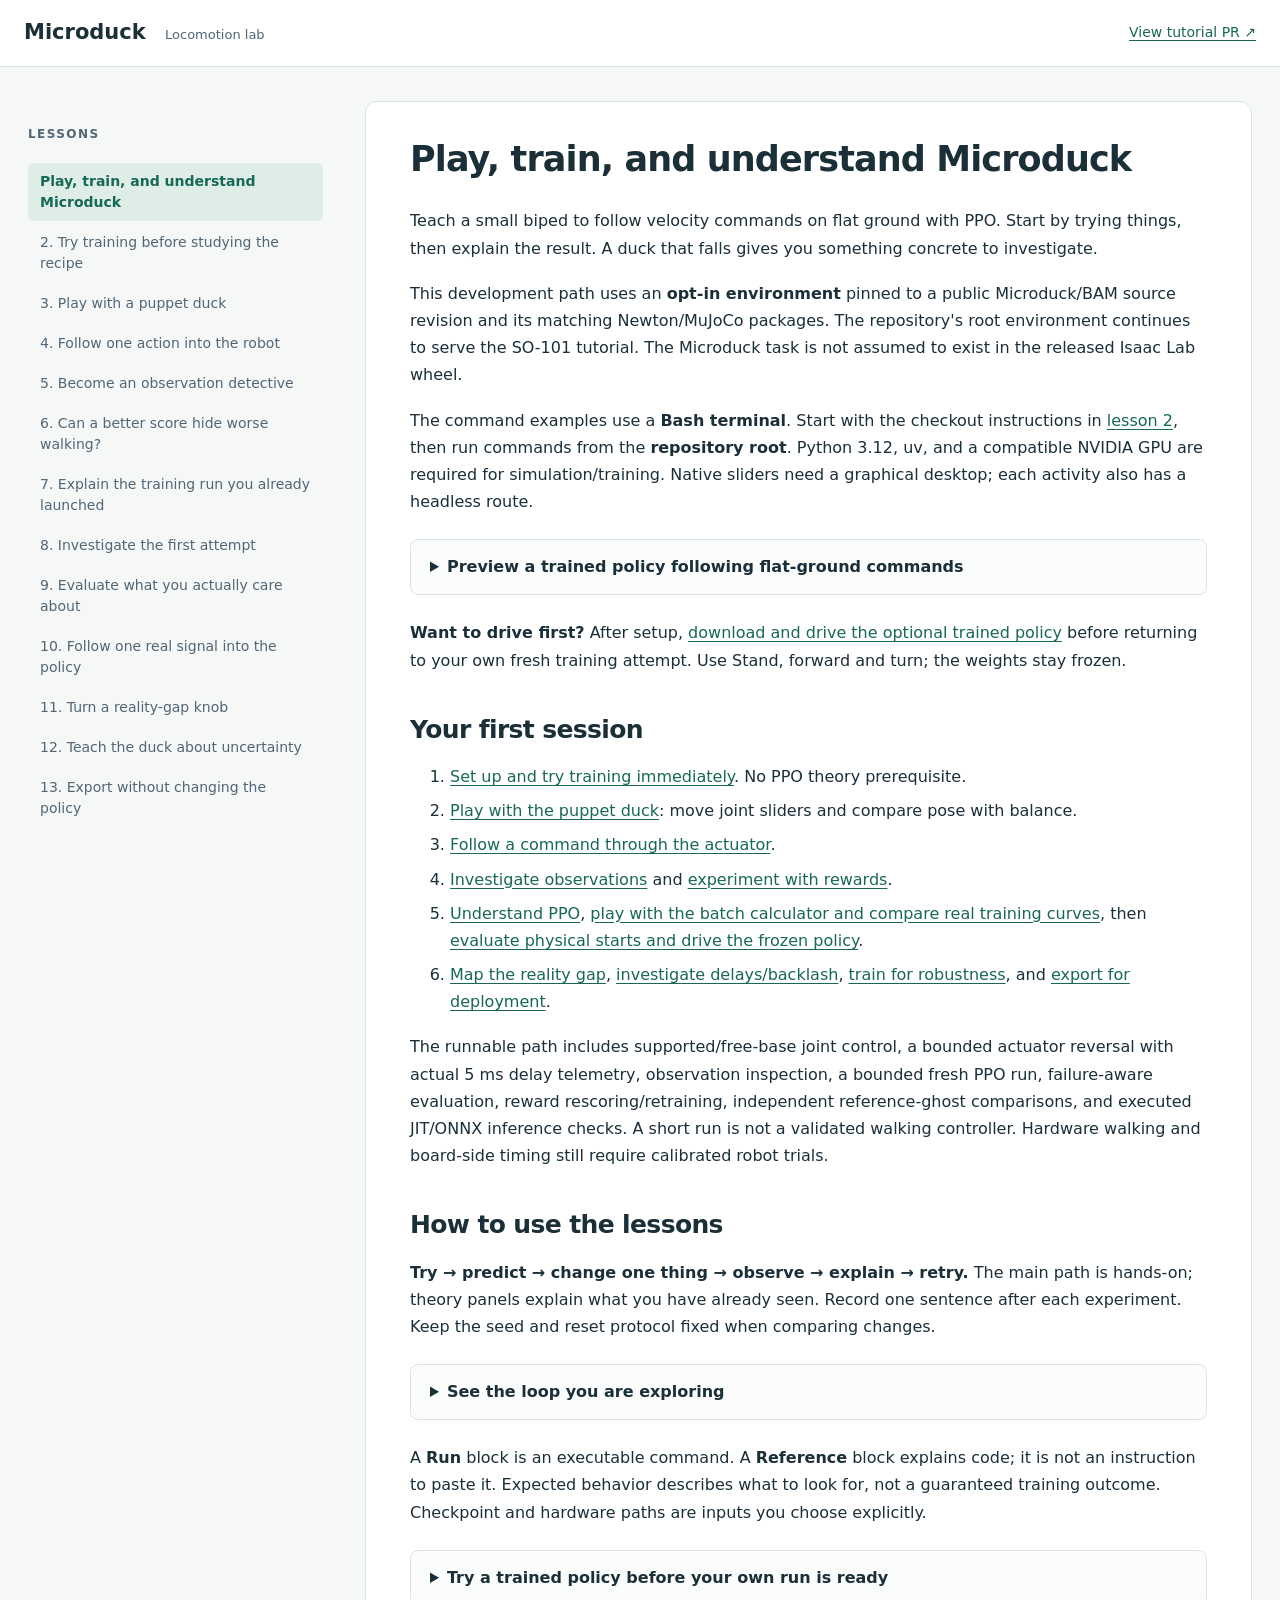
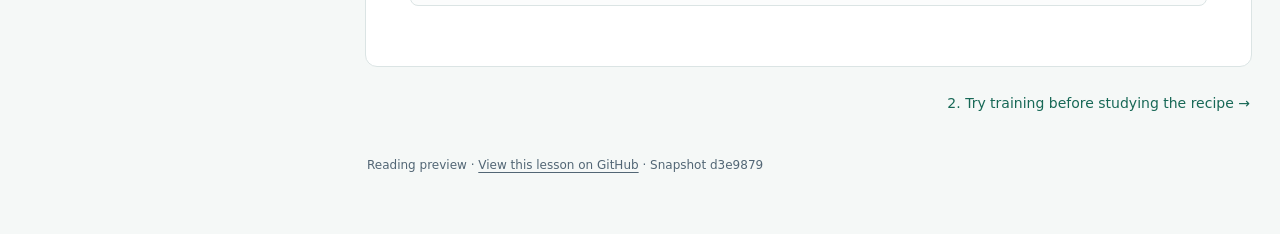
<file: index.html>
<!doctype html>
<html lang="en"><head><meta charset="utf-8"><meta name="viewport" content="width=device-width,initial-scale=1">
<title>Play, train, and understand Microduck · Microduck locomotion</title><meta name="description" content="A hands-on tutorial for flat-ground PPO locomotion, Sim2Real and ONNX deployment with Microduck.">
<link rel="stylesheet" href="assets/site.css"><script defer src="assets/mermaid.min.js"></script><script defer src="assets/site.js"></script></head>
<body><header><a class="brand" href="index.html">Microduck <span>Locomotion lab</span></a><a class="source" href="https://github.com/isaac-sim/IsaacLabTutorial/pull/28">View tutorial PR ↗</a></header>
<div class="layout"><aside><details class="navigation" open><summary>Lessons</summary><nav aria-label="Lessons"><a href="index.html" aria-current="page">Play, train, and understand Microduck</a><a href="02-first-training.html">2. Try training before studying the recipe</a><a href="03-puppet.html">3. Play with a puppet duck</a><a href="04-actions.html">4. Follow one action into the robot</a><a href="05-observations.html">5. Become an observation detective</a><a href="06-rewards.html">6. Can a better score hide worse walking?</a><a href="07-ppo.html">7. Explain the training run you already launched</a><a href="08-training.html">8. Investigate the first attempt</a><a href="09-evaluation.html">9. Evaluate what you actually care about</a><a href="10-reality-gap.html">10. Follow one real signal into the policy</a><a href="11-effects.html">11. Turn a reality-gap knob</a><a href="12-robustness.html">12. Teach the duck about uncertainty</a><a href="13-deployment.html">13. Export without changing the policy</a></nav></details></aside>
<main id="main"><article><h1 id="play-train-and-understand-microduck">Play, train, and understand Microduck<a class="headerlink" href="#play-train-and-understand-microduck" title="Permanent link">¶</a></h1>
<p>Teach a small biped to follow velocity commands on flat ground with PPO. Start by trying things, then explain the result. A duck that falls gives you something concrete to investigate.</p>
<p>This development path uses an <strong>opt-in environment</strong> pinned to a public Microduck/BAM source revision and its matching Newton/MuJoCo packages. The repository's root environment continues to serve the SO-101 tutorial. The Microduck task is not assumed to exist in the released Isaac Lab wheel.</p>
<p>The command examples use a <strong>Bash terminal</strong>. Start with the checkout instructions in <a href="02-first-training.html">lesson 2</a>, then run commands from the <strong>repository root</strong>. Python 3.12, uv, and a compatible NVIDIA GPU are required for simulation/training. Native sliders need a graphical desktop; each activity also has a headless route.</p>
<details>
<summary>Preview a trained policy following flat-ground commands</summary>
<p><img alt="An actual frozen PPO policy follows the lateral command at 14 seconds on flat ground; its recorded command, measured velocity, checkpoint progress and world-space path remain visible" src="media/flat-walking-overview.jpg" /></p>
<p><a href="https://github.com/AntoineRichard/IsaacLabTutorial/releases/download/microduck-tutorial-media-3463b86/flat-walking-overview.mp4">Watch the native movie</a>.</p>
<p>This is the longer seed-42 policy after 98,304,000 transitions, independently evaluated from <code>balance-starts-v1</code>, physical-start seed 0. The recorded 20-second protocol covers standing, forward, backward, lateral and turning commands. Its overlays use the actual recorded heading-frame forward/left velocities and world-Z yaw rate; the fixed camera preserves the whole world path.</p>
<p>This policy passed the response criteria on this start. It is separate from the short first attempt you will train next, and one movie does not establish robustness. Later, <a href="09-evaluation.html">drive a frozen policy yourself</a> with bounded command sliders.</p>
</details>
<p><strong>Want to drive first?</strong> After setup, <a href="#try-a-trained-policy">download and drive the optional trained policy</a> before returning to your own fresh training attempt. Use Stand, forward and turn; the weights stay frozen.</p>
<h2 id="your-first-session">Your first session<a class="headerlink" href="#your-first-session" title="Permanent link">¶</a></h2>
<ol>
<li><a href="02-first-training.html">Set up and try training immediately</a>. No PPO theory prerequisite.</li>
<li><a href="03-puppet.html">Play with the puppet duck</a>: move joint sliders and compare pose with balance.</li>
<li><a href="04-actions.html">Follow a command through the actuator</a>.</li>
<li><a href="05-observations.html">Investigate observations</a> and <a href="06-rewards.html">experiment with rewards</a>.</li>
<li><a href="07-ppo.html">Understand PPO</a>, <a href="08-training.html">play with the batch calculator and compare real training curves</a>, then <a href="09-evaluation.html">evaluate physical starts and drive the frozen policy</a>.</li>
<li><a href="10-reality-gap.html">Map the reality gap</a>, <a href="11-effects.html">investigate delays/backlash</a>, <a href="12-robustness.html">train for robustness</a>, and <a href="13-deployment.html">export for deployment</a>.</li>
</ol>
<p>The runnable path includes supported/free-base joint control, a bounded actuator reversal with actual 5 ms delay telemetry, observation inspection, a bounded fresh PPO run, failure-aware evaluation, reward rescoring/retraining, independent reference-ghost comparisons, and executed JIT/ONNX inference checks. A short run is not a validated walking controller. Hardware walking and board-side timing still require calibrated robot trials.</p>
<h2 id="how-to-use-the-lessons">How to use the lessons<a class="headerlink" href="#how-to-use-the-lessons" title="Permanent link">¶</a></h2>
<p><strong>Try → predict → change one thing → observe → explain → retry.</strong> The main path is hands-on; theory panels explain what you have already seen. Record one sentence after each experiment. Keep the seed and reset protocol fixed when comparing changes.</p>
<details>
<summary>See the loop you are exploring</summary>
<pre class="mermaid">flowchart LR
    Physics[Physical state in simulation] --&gt; Obs[Assemble actor observations]
    Obs --&gt; Actor[Actor: choose action]
    Actor --&gt; Map[Action mapping and actuator]
    Map --&gt; Physics
    Physics --&gt; Reward[Training only: rewards and episode endings]
    Physics --&gt; Critic[Training only: critic observations]
    Reward --&gt; PPO[PPO rollout and updates]
    Critic --&gt; PPO
    PPO -. updates weights .-&gt; Actor</pre>
<p>The frozen policy workshop keeps the observation/action/physics loop running. Learning additionally collects a rollout and updates weights; display sliders and ghost playback do not perform those updates.</p>
</details>
<p>A <strong>Run</strong> block is an executable command. A <strong>Reference</strong> block explains code; it is not an instruction to paste it. Expected behavior describes what to look for, not a guaranteed training outcome. Checkpoint and hardware paths are inputs you choose explicitly.</p>
<p><a id="try-a-trained-policy"></a></p>
<details>
<summary>Try a trained policy before your own run is ready</summary>
<p>An optional <a href="https://github.com/AntoineRichard/IsaacLabTutorial/releases/download/microduck-tutorial-media-3463b86/ppo-reference-policies.tar.gz">PPO policy bundle</a> contains nominal and delay-trained policies with their saved parameters. Each used 4,096 environments, 24 rollout steps and 1,000 iterations: 98,304,000 transitions. These are separate longer runs from the first-attempt exercise.</p>
<p>Download and unpack the archive from the repository root:</p>
<div class="codehilite"><pre><span></span><code>mkdir<span class="w"> </span>-p<span class="w"> </span>outputs/reference-policies
curl<span class="w"> </span>--fail<span class="w"> </span>--location<span class="w"> </span>https://github.com/AntoineRichard/IsaacLabTutorial/releases/download/microduck-tutorial-media-3463b86/ppo-reference-policies.tar.gz<span class="w"> </span>-o<span class="w"> </span>outputs/ppo-reference-policies.tar.gz
<span class="nb">printf</span><span class="w"> </span><span class="s1">'%s  %s\n'</span><span class="w"> </span>454a6ed1446a46cda3b8e3acfc2922477c08801aded9aef4f3e516fe1641794a<span class="w"> </span>outputs/ppo-reference-policies.tar.gz<span class="w"> </span><span class="p">|</span><span class="w"> </span>sha256sum<span class="w"> </span>--check
tar<span class="w"> </span>-xzf<span class="w"> </span>outputs/ppo-reference-policies.tar.gz<span class="w"> </span>-C<span class="w"> </span>outputs/reference-policies
uv<span class="w"> </span>run<span class="w"> </span>--project<span class="w"> </span>environments/locomotion<span class="w"> </span>python<span class="w"> </span>scripts/locomotion/playground.py<span class="w"> </span>--mode<span class="w"> </span>policy<span class="w"> </span>--checkpoint<span class="w"> </span>outputs/reference-policies/nominal/model_999.pt
</code></pre></div>

<p>For later lessons, set <code>export DUCK_WALK_CHECKPOINT=outputs/reference-policies/nominal/model_999.pt</code>. This supplied model remains separate from <code>DUCK_FIRST_CHECKPOINT</code>, the fresh policy you train in lesson 2.</p>
<p>Add <code>--headless --scripted --steps 500</code> without a desktop. Keep the model's adjacent <code>run.json</code> and <code>params/</code> files. The delay-trained model requires <code>--training-profile delay</code> in the evaluator and effects workshop. Neither is a validated hardware controller.</p>
</details></article><nav class="pagination" aria-label="Previous and next lesson"><span></span><a href="02-first-training.html">2. Try training before studying the recipe →</a></nav>
<footer>Reading preview · <a href="https://github.com/AntoineRichard/IsaacLabTutorial/blob/d3e987957320f1a7c617b776019313b286d373c1/docs/locomotion/README.md">View this lesson on GitHub</a> · Snapshot d3e9879</footer></main></div></body></html>
</file>
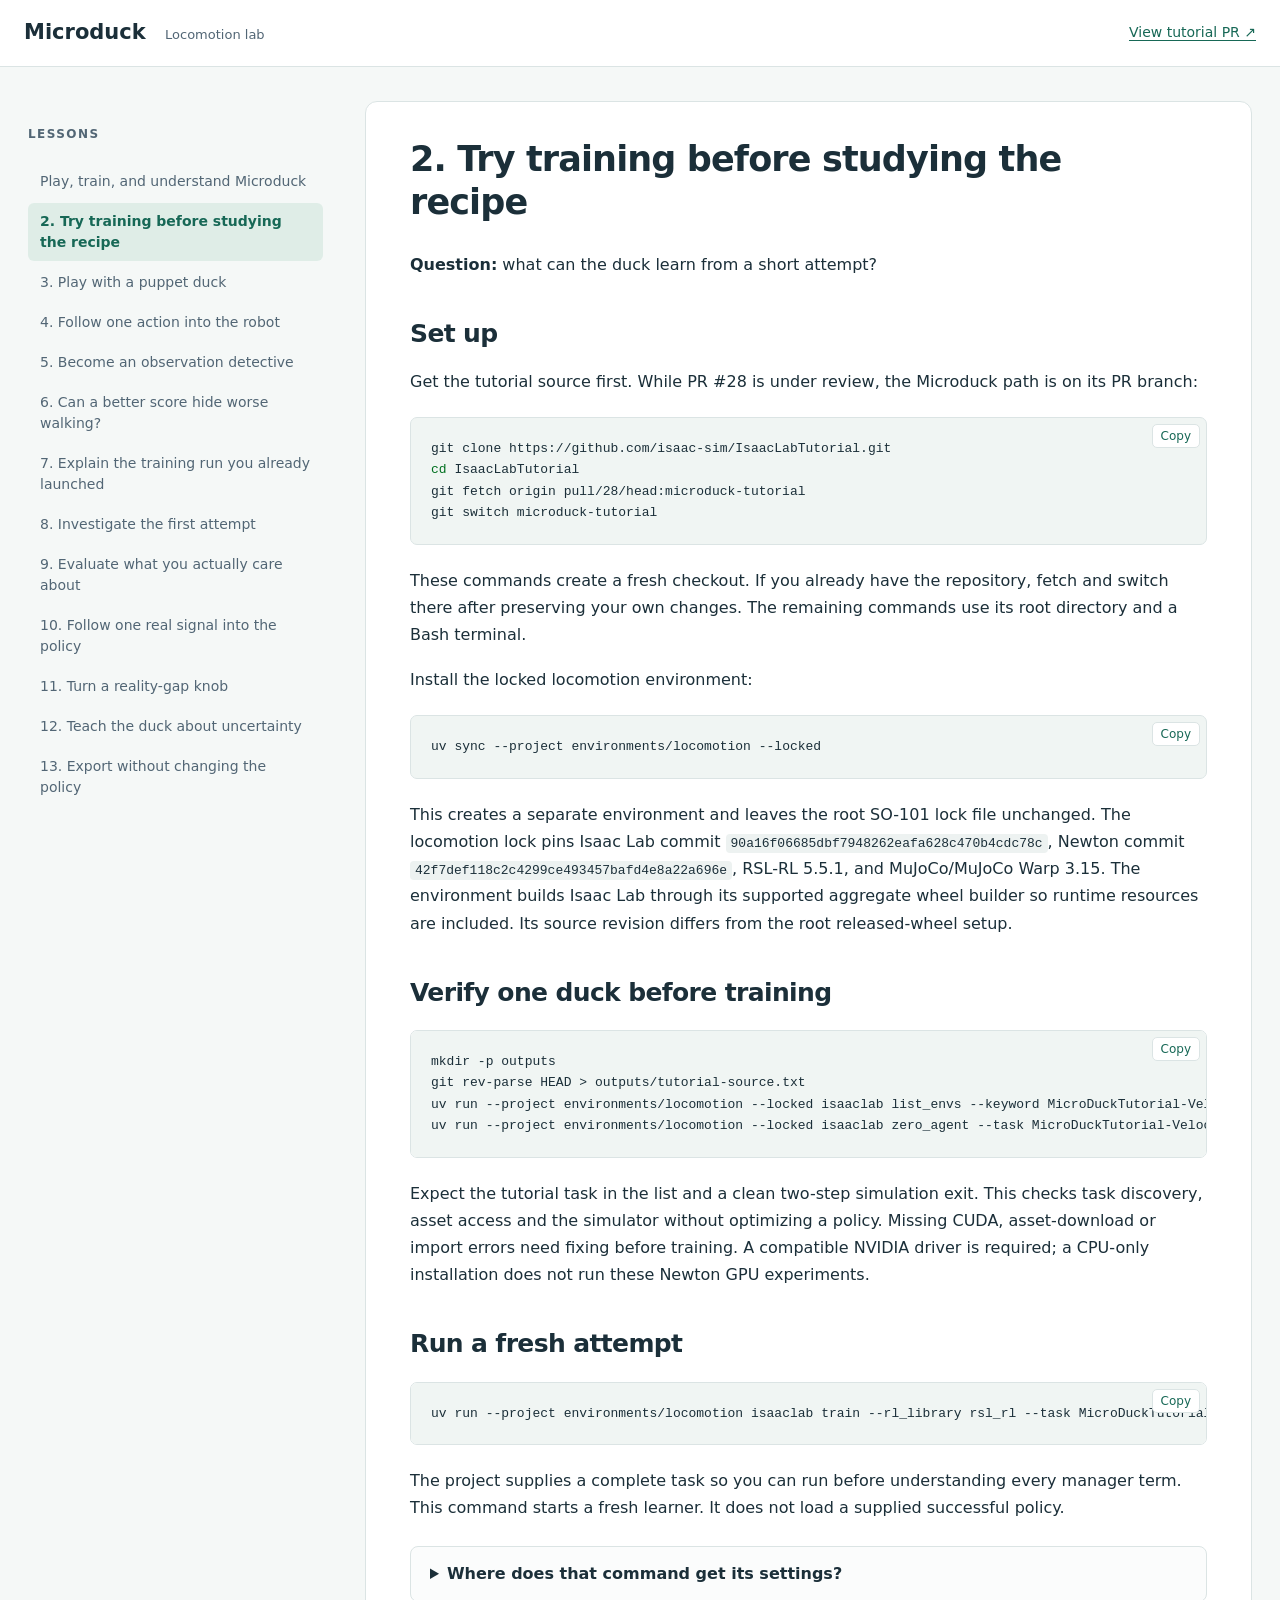
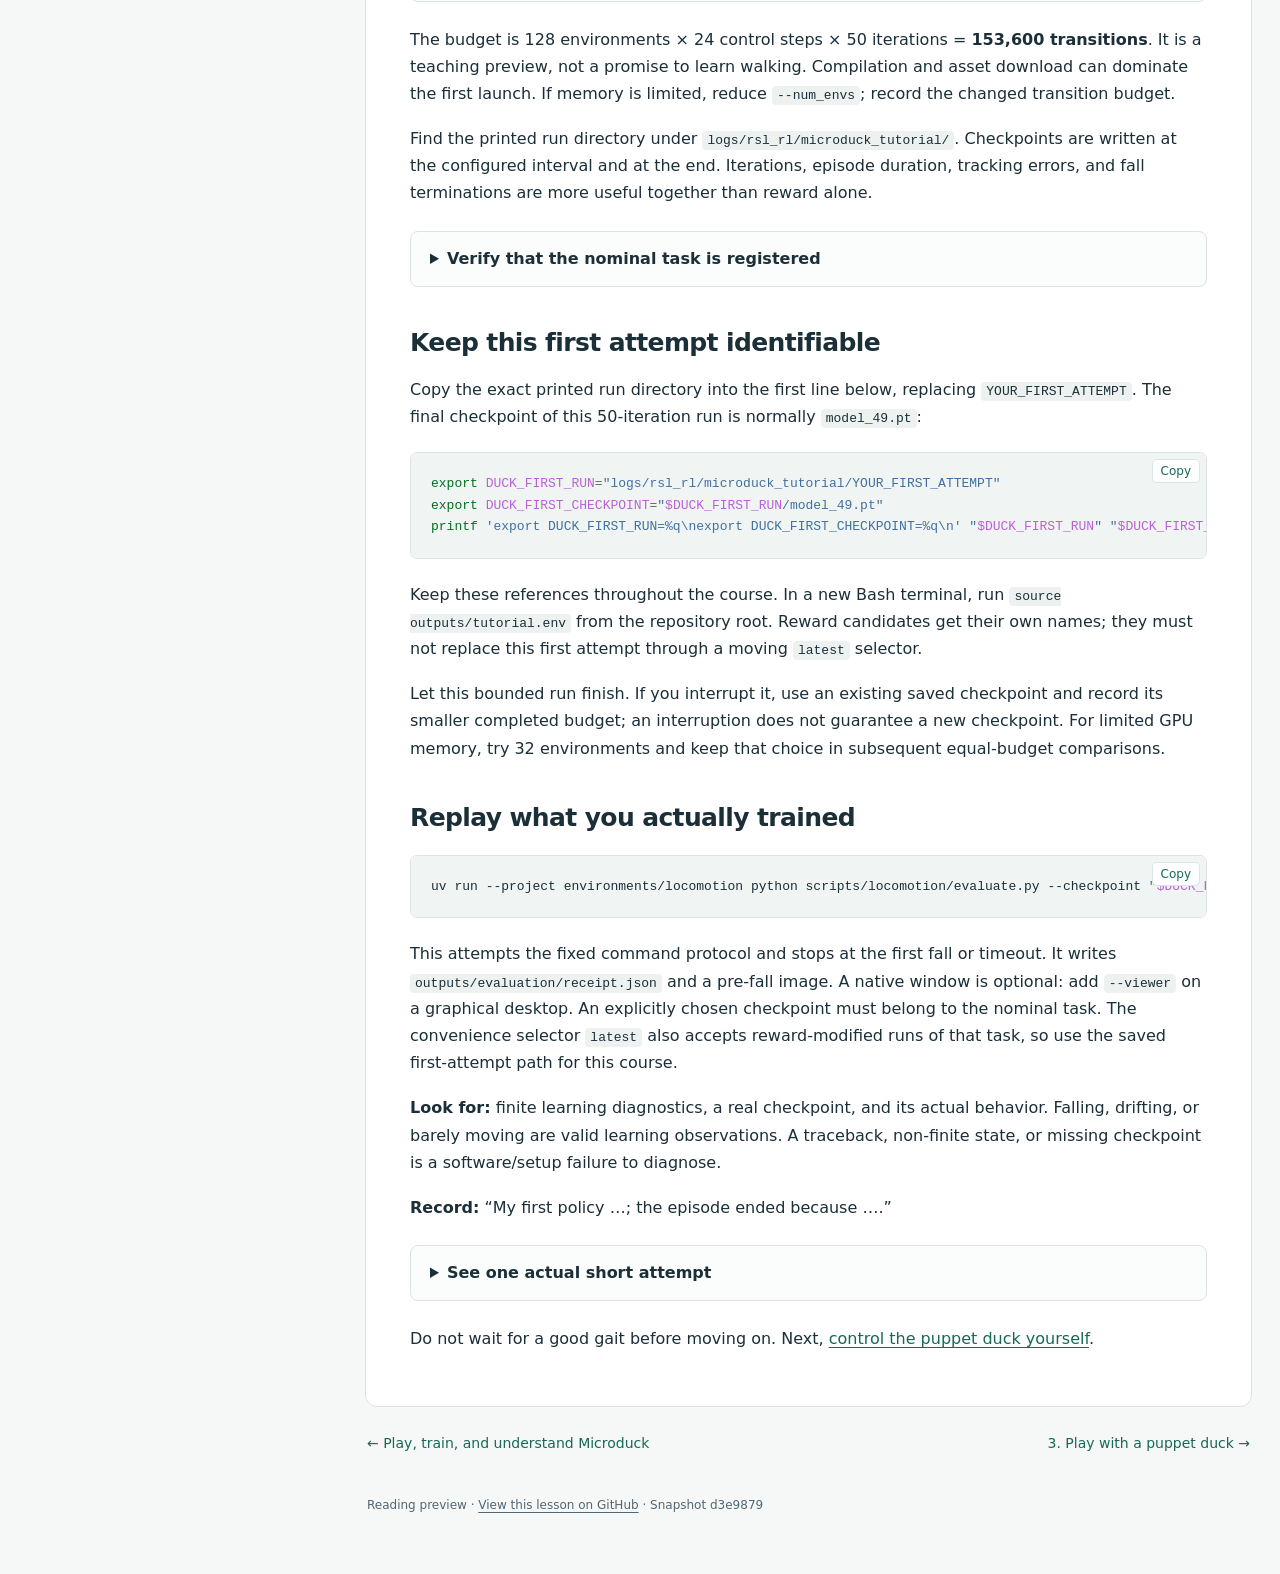
<file: 02-first-training.html>
<!doctype html>
<html lang="en"><head><meta charset="utf-8"><meta name="viewport" content="width=device-width,initial-scale=1">
<title>2. Try training before studying the recipe · Microduck locomotion</title><meta name="description" content="A hands-on tutorial for flat-ground PPO locomotion, Sim2Real and ONNX deployment with Microduck.">
<link rel="stylesheet" href="assets/site.css"><script defer src="assets/mermaid.min.js"></script><script defer src="assets/site.js"></script></head>
<body><header><a class="brand" href="index.html">Microduck <span>Locomotion lab</span></a><a class="source" href="https://github.com/isaac-sim/IsaacLabTutorial/pull/28">View tutorial PR ↗</a></header>
<div class="layout"><aside><details class="navigation" open><summary>Lessons</summary><nav aria-label="Lessons"><a href="index.html">Play, train, and understand Microduck</a><a href="02-first-training.html" aria-current="page">2. Try training before studying the recipe</a><a href="03-puppet.html">3. Play with a puppet duck</a><a href="04-actions.html">4. Follow one action into the robot</a><a href="05-observations.html">5. Become an observation detective</a><a href="06-rewards.html">6. Can a better score hide worse walking?</a><a href="07-ppo.html">7. Explain the training run you already launched</a><a href="08-training.html">8. Investigate the first attempt</a><a href="09-evaluation.html">9. Evaluate what you actually care about</a><a href="10-reality-gap.html">10. Follow one real signal into the policy</a><a href="11-effects.html">11. Turn a reality-gap knob</a><a href="12-robustness.html">12. Teach the duck about uncertainty</a><a href="13-deployment.html">13. Export without changing the policy</a></nav></details></aside>
<main id="main"><article><h1 id="2-try-training-before-studying-the-recipe">2. Try training before studying the recipe<a class="headerlink" href="#2-try-training-before-studying-the-recipe" title="Permanent link">¶</a></h1>
<p><strong>Question:</strong> what can the duck learn from a short attempt?</p>
<h2 id="set-up">Set up<a class="headerlink" href="#set-up" title="Permanent link">¶</a></h2>
<p>Get the tutorial source first. While PR #28 is under review, the Microduck path is on its PR branch:</p>
<div class="codehilite"><pre><span></span><code>git<span class="w"> </span>clone<span class="w"> </span>https://github.com/isaac-sim/IsaacLabTutorial.git
<span class="nb">cd</span><span class="w"> </span>IsaacLabTutorial
git<span class="w"> </span>fetch<span class="w"> </span>origin<span class="w"> </span>pull/28/head:microduck-tutorial
git<span class="w"> </span>switch<span class="w"> </span>microduck-tutorial
</code></pre></div>

<p>These commands create a fresh checkout. If you already have the repository, fetch and switch there after preserving your own changes. The remaining commands use its root directory and a Bash terminal.</p>
<p>Install the locked locomotion environment:</p>
<div class="codehilite"><pre><span></span><code>uv<span class="w"> </span>sync<span class="w"> </span>--project<span class="w"> </span>environments/locomotion<span class="w"> </span>--locked
</code></pre></div>

<p>This creates a separate environment and leaves the root SO-101 lock file unchanged. The locomotion lock pins Isaac Lab commit <code>90a16f06685dbf7948262eafa628c470b4cdc78c</code>, Newton commit <code>42f7def118c2c4299ce493457bafd4e8a22a696e</code>, RSL-RL 5.5.1, and MuJoCo/MuJoCo Warp 3.15. The environment builds Isaac Lab through its supported aggregate wheel builder so runtime resources are included. Its source revision differs from the root released-wheel setup.</p>
<h2 id="verify-one-duck-before-training">Verify one duck before training<a class="headerlink" href="#verify-one-duck-before-training" title="Permanent link">¶</a></h2>
<div class="codehilite"><pre><span></span><code>mkdir<span class="w"> </span>-p<span class="w"> </span>outputs
git<span class="w"> </span>rev-parse<span class="w"> </span>HEAD<span class="w"> </span>&gt;<span class="w"> </span>outputs/tutorial-source.txt
uv<span class="w"> </span>run<span class="w"> </span>--project<span class="w"> </span>environments/locomotion<span class="w"> </span>--locked<span class="w"> </span>isaaclab<span class="w"> </span>list_envs<span class="w"> </span>--keyword<span class="w"> </span>MicroDuckTutorial-Velocity-Flat
uv<span class="w"> </span>run<span class="w"> </span>--project<span class="w"> </span>environments/locomotion<span class="w"> </span>--locked<span class="w"> </span>isaaclab<span class="w"> </span>zero_agent<span class="w"> </span>--task<span class="w"> </span>MicroDuckTutorial-Velocity-Flat<span class="w"> </span>--num_envs<span class="w"> </span><span class="m">1</span><span class="w"> </span>--max_steps<span class="w"> </span><span class="m">2</span><span class="w"> </span>--visualizer<span class="w"> </span>none
</code></pre></div>

<p>Expect the tutorial task in the list and a clean two-step simulation exit. This checks task discovery, asset access and the simulator without optimizing a policy. Missing CUDA, asset-download or import errors need fixing before training. A compatible NVIDIA driver is required; a CPU-only installation does not run these Newton GPU experiments.</p>
<h2 id="run-a-fresh-attempt">Run a fresh attempt<a class="headerlink" href="#run-a-fresh-attempt" title="Permanent link">¶</a></h2>
<div class="codehilite"><pre><span></span><code>uv<span class="w"> </span>run<span class="w"> </span>--project<span class="w"> </span>environments/locomotion<span class="w"> </span>isaaclab<span class="w"> </span>train<span class="w"> </span>--rl_library<span class="w"> </span>rsl_rl<span class="w"> </span>--task<span class="w"> </span>MicroDuckTutorial-Velocity-Flat<span class="w"> </span>--num_envs<span class="w"> </span><span class="m">128</span><span class="w"> </span>--max_iterations<span class="w"> </span><span class="m">50</span><span class="w"> </span>--seed<span class="w"> </span><span class="m">42</span><span class="w"> </span>--run_name<span class="w"> </span>first_attempt<span class="w"> </span>--visualizer<span class="w"> </span>none
</code></pre></div>

<p>The project supplies a complete task so you can run before understanding every manager term. This command starts a fresh learner. It does not load a supplied successful policy.</p>
<details>
<summary>Where does that command get its settings?</summary>
<pre class="mermaid">flowchart TD
    CLI[isaaclab train: task ID and CLI overrides] --&gt; Registry[config/microduck/__init__.py: task registry]
    Registry --&gt; Env[config/microduck/env_cfg.py: NominalEnvCfg]
    Registry --&gt; Agent[config/microduck/agents/rsl_rl_ppo_cfg.py: PPORunnerCfg]
    Env --&gt; Terms[Scene, actions, observations, rewards, resets]
    Terms --&gt; Run[Parallel simulation and learning]
    Agent --&gt; Run
    Run --&gt; Files[logs/rsl_rl/microduck_tutorial/run directory]
    Files --&gt; Params[params/env.yaml and agent.yaml]
    Files --&gt; Checkpoint[model_N.pt, run.json and TensorBoard events]</pre>
<p>Config filenames above are relative to <code>src/isaaclab_tutorial/tasks/locomotion/</code>. Generated logs are relative to the repository root. The resolved YAML files capture the settings used, including your overrides. Keep them with the checkpoint; a model file alone does not describe its observation or actuator contract. The robot USD bytes are checked before scene construction.</p>
</details>
<p>The budget is 128 environments × 24 control steps × 50 iterations = <strong>153,600 transitions</strong>. It is a teaching preview, not a promise to learn walking. Compilation and asset download can dominate the first launch. If memory is limited, reduce <code>--num_envs</code>; record the changed transition budget.</p>
<p>Find the printed run directory under <code>logs/rsl_rl/microduck_tutorial/</code>. Checkpoints are written at the configured interval and at the end. Iterations, episode duration, tracking errors, and fall terminations are more useful together than reward alone.</p>
<details>
<summary>Verify that the nominal task is registered</summary>
<p>From the <strong>IsaacLabTutorial repository root</strong>, run:</p>
<div class="codehilite"><pre><span></span><code>uv<span class="w"> </span>run<span class="w"> </span>--project<span class="w"> </span>environments/locomotion<span class="w"> </span>--locked<span class="w"> </span>isaaclab<span class="w"> </span>list_envs<span class="w"> </span>--keyword<span class="w"> </span>MicroDuckTutorial-Velocity-Flat
</code></pre></div>

<p>The actual nominal row from the pinned environment is shown as field/value pairs for readability:</p>
<div class="codehilite"><pre><span></span><code>Task Name: MicroDuckTutorial-Velocity-Flat
Entry Point: isaaclab.envs:ManagerBasedRLEnv
Config: isaaclab_tutorial.tasks.locomotion.config.microduck.env_cfg:NominalEnvCfg
RL Libraries: rsl_rl
</code></pre></div>

<p>Other matching task rows also appear. Registration alone does not launch simulation; use the nominal task for this first PPO attempt.</p>
</details>
<h2 id="keep-this-first-attempt-identifiable">Keep this first attempt identifiable<a class="headerlink" href="#keep-this-first-attempt-identifiable" title="Permanent link">¶</a></h2>
<p>Copy the exact printed run directory into the first line below, replacing <code>YOUR_FIRST_ATTEMPT</code>. The final checkpoint of this 50-iteration run is normally <code>model_49.pt</code>:</p>
<div class="codehilite"><pre><span></span><code><span class="nb">export</span><span class="w"> </span><span class="nv">DUCK_FIRST_RUN</span><span class="o">=</span><span class="s2">"logs/rsl_rl/microduck_tutorial/YOUR_FIRST_ATTEMPT"</span>
<span class="nb">export</span><span class="w"> </span><span class="nv">DUCK_FIRST_CHECKPOINT</span><span class="o">=</span><span class="s2">"</span><span class="nv">$DUCK_FIRST_RUN</span><span class="s2">/model_49.pt"</span>
<span class="nb">printf</span><span class="w"> </span><span class="s1">'export DUCK_FIRST_RUN=%q\nexport DUCK_FIRST_CHECKPOINT=%q\n'</span><span class="w"> </span><span class="s2">"</span><span class="nv">$DUCK_FIRST_RUN</span><span class="s2">"</span><span class="w"> </span><span class="s2">"</span><span class="nv">$DUCK_FIRST_CHECKPOINT</span><span class="s2">"</span><span class="w"> </span>&gt;<span class="w"> </span>outputs/tutorial.env
</code></pre></div>

<p>Keep these references throughout the course. In a new Bash terminal, run <code>source outputs/tutorial.env</code> from the repository root. Reward candidates get their own names; they must not replace this first attempt through a moving <code>latest</code> selector.</p>
<p>Let this bounded run finish. If you interrupt it, use an existing saved checkpoint and record its smaller completed budget; an interruption does not guarantee a new checkpoint. For limited GPU memory, try 32 environments and keep that choice in subsequent equal-budget comparisons.</p>
<h2 id="replay-what-you-actually-trained">Replay what you actually trained<a class="headerlink" href="#replay-what-you-actually-trained" title="Permanent link">¶</a></h2>
<div class="codehilite"><pre><span></span><code>uv<span class="w"> </span>run<span class="w"> </span>--project<span class="w"> </span>environments/locomotion<span class="w"> </span>python<span class="w"> </span>scripts/locomotion/evaluate.py<span class="w"> </span>--checkpoint<span class="w"> </span><span class="s2">"</span><span class="nv">$DUCK_FIRST_CHECKPOINT</span><span class="s2">"</span><span class="w"> </span>--capture
</code></pre></div>

<p>This attempts the fixed command protocol and stops at the first fall or timeout. It writes <code>outputs/evaluation/receipt.json</code> and a pre-fall image. A native window is optional: add <code>--viewer</code> on a graphical desktop. An explicitly chosen checkpoint must belong to the nominal task. The convenience selector <code>latest</code> also accepts reward-modified runs of that task, so use the saved first-attempt path for this course.</p>
<p><strong>Look for:</strong> finite learning diagnostics, a real checkpoint, and its actual behavior. Falling, drifting, or barely moving are valid learning observations. A traceback, non-finite state, or missing checkpoint is a software/setup failure to diagnose.</p>
<p><strong>Record:</strong> “My first policy …; the episode ended because ….”</p>
<details>
<summary>See one actual short attempt</summary>
<p><img alt="The actual 128-environment, 50-iteration policy's final recorded pose: it fell at 5.14 seconds after 153600 fresh transitions, and the replay explicitly holds its last pre-reset sample" src="media/first-attempt.jpg" /></p>
<p><a href="https://github.com/AntoineRichard/IsaacLabTutorial/releases/download/microduck-tutorial-media-3463b86/first-attempt.mp4">Watch the native movie</a>.</p>
<p>This fresh seed-42 run collected 153,600 transitions and made 1,000 optimizer steps. Its frozen policy fell at 5.14 s in the nominal fixed-command test, covering 25.7% of the intended 20 seconds. The shown replay holds the last recorded pre-reset pose at 5.12 s; no physics continues after the episode ends. This is the short learner's own result. The larger walking policy is a separate run.</p>
<p>Open <a href="08-training.html#open-the-investigator">its actual training curves and replay information</a> when you reach lesson 8. Your run can differ; keep its own result.</p>
</details>
<p>Do not wait for a good gait before moving on. Next, <a href="03-puppet.html">control the puppet duck yourself</a>.</p></article><nav class="pagination" aria-label="Previous and next lesson"><a href="index.html">← Play, train, and understand Microduck</a><a href="03-puppet.html">3. Play with a puppet duck →</a></nav>
<footer>Reading preview · <a href="https://github.com/AntoineRichard/IsaacLabTutorial/blob/d3e987957320f1a7c617b776019313b286d373c1/docs/locomotion/02-first-training.md">View this lesson on GitHub</a> · Snapshot d3e9879</footer></main></div></body></html>
</file>
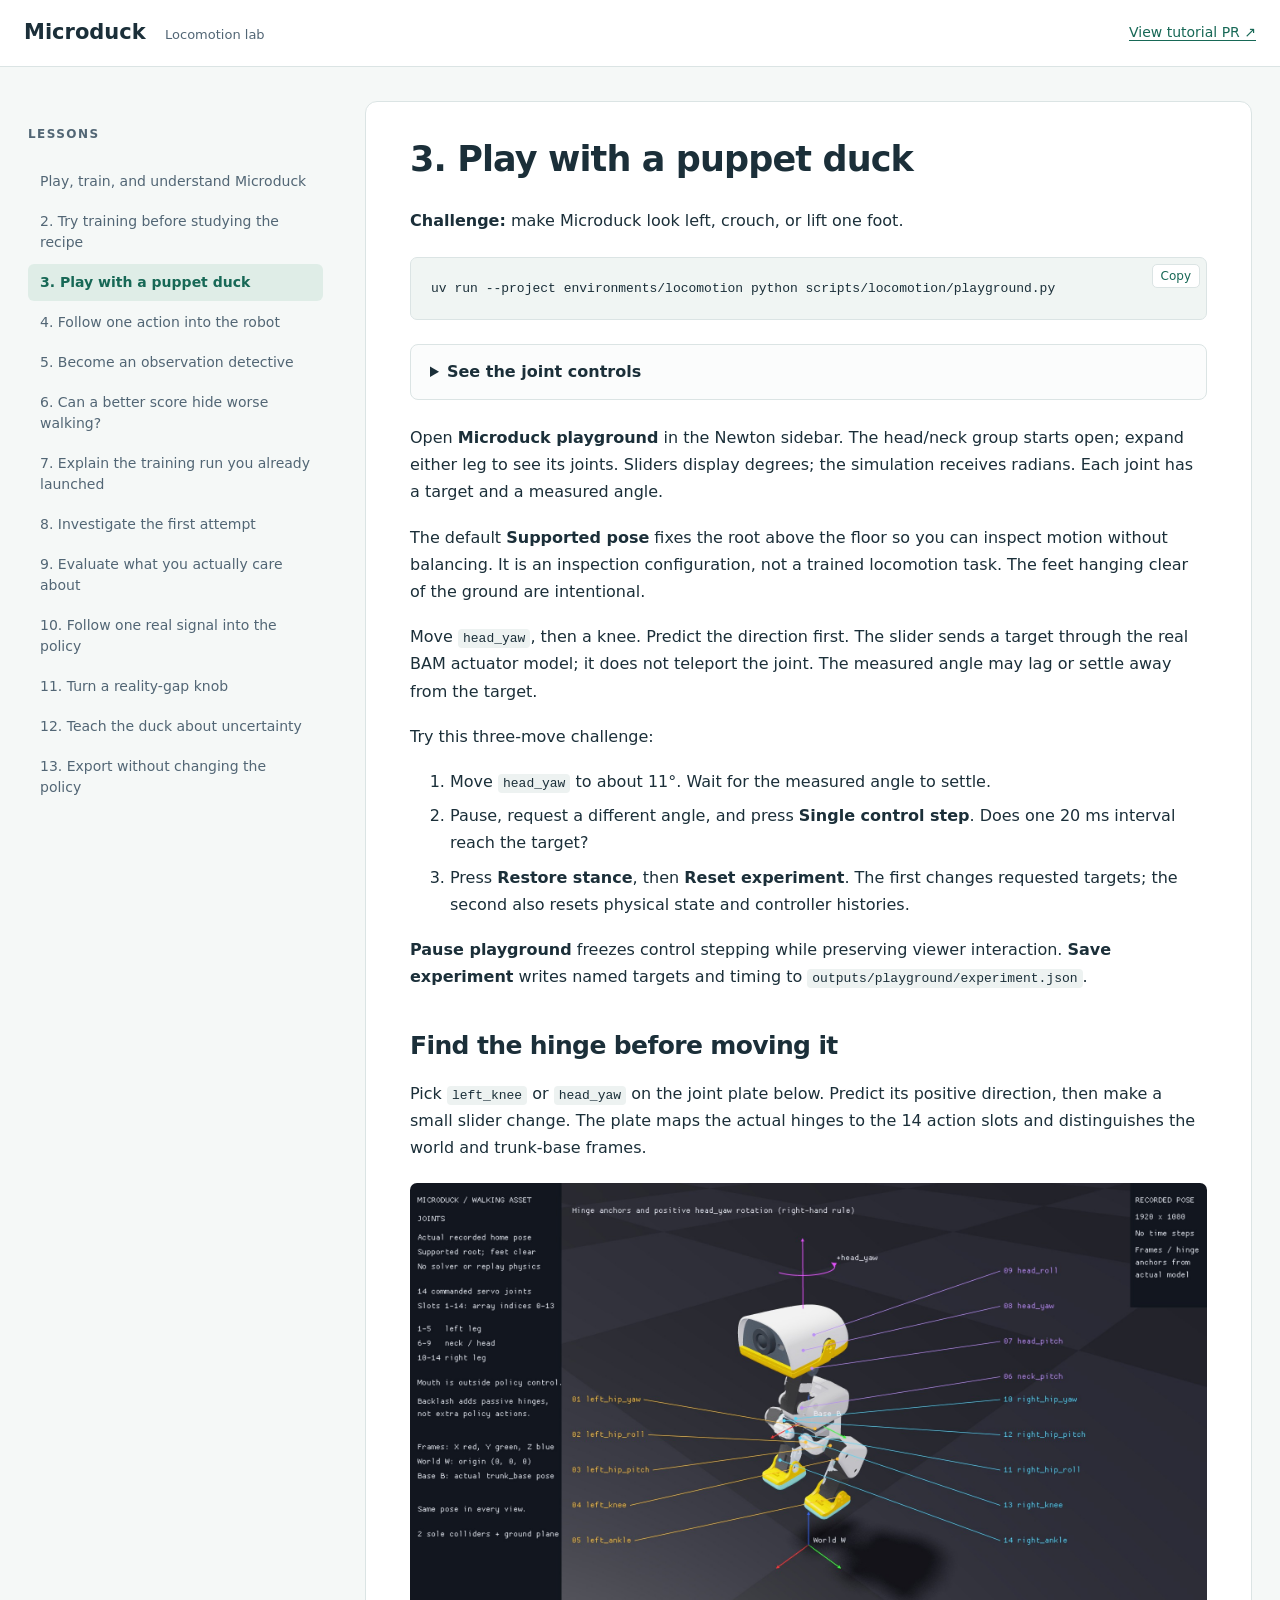
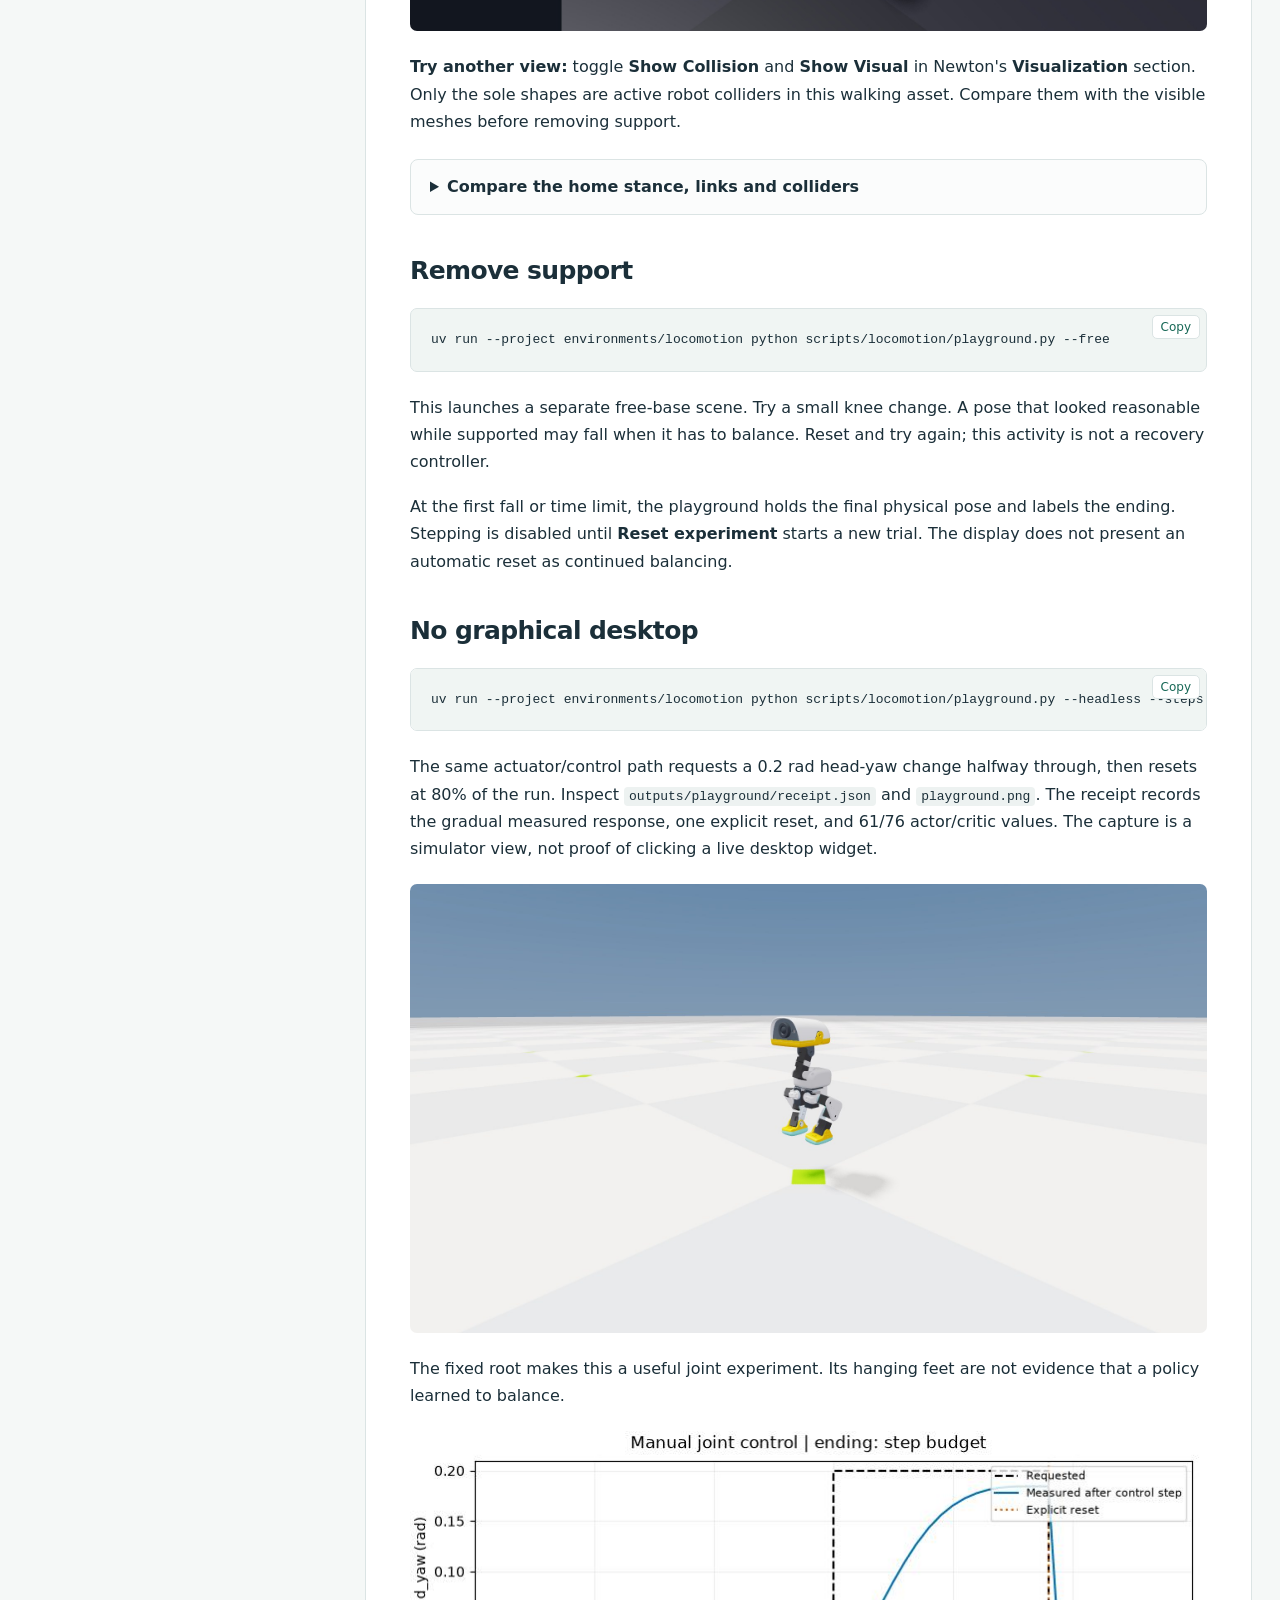
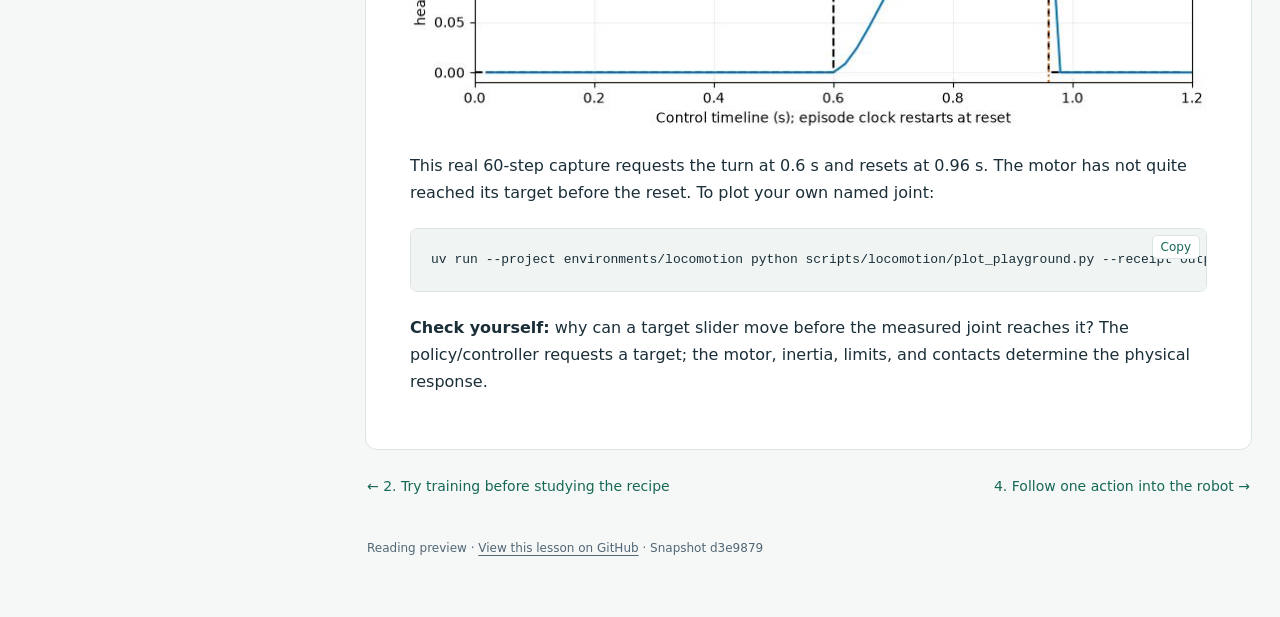
<file: 03-puppet.html>
<!doctype html>
<html lang="en"><head><meta charset="utf-8"><meta name="viewport" content="width=device-width,initial-scale=1">
<title>3. Play with a puppet duck · Microduck locomotion</title><meta name="description" content="A hands-on tutorial for flat-ground PPO locomotion, Sim2Real and ONNX deployment with Microduck.">
<link rel="stylesheet" href="assets/site.css"><script defer src="assets/mermaid.min.js"></script><script defer src="assets/site.js"></script></head>
<body><header><a class="brand" href="index.html">Microduck <span>Locomotion lab</span></a><a class="source" href="https://github.com/isaac-sim/IsaacLabTutorial/pull/28">View tutorial PR ↗</a></header>
<div class="layout"><aside><details class="navigation" open><summary>Lessons</summary><nav aria-label="Lessons"><a href="index.html">Play, train, and understand Microduck</a><a href="02-first-training.html">2. Try training before studying the recipe</a><a href="03-puppet.html" aria-current="page">3. Play with a puppet duck</a><a href="04-actions.html">4. Follow one action into the robot</a><a href="05-observations.html">5. Become an observation detective</a><a href="06-rewards.html">6. Can a better score hide worse walking?</a><a href="07-ppo.html">7. Explain the training run you already launched</a><a href="08-training.html">8. Investigate the first attempt</a><a href="09-evaluation.html">9. Evaluate what you actually care about</a><a href="10-reality-gap.html">10. Follow one real signal into the policy</a><a href="11-effects.html">11. Turn a reality-gap knob</a><a href="12-robustness.html">12. Teach the duck about uncertainty</a><a href="13-deployment.html">13. Export without changing the policy</a></nav></details></aside>
<main id="main"><article><h1 id="3-play-with-a-puppet-duck">3. Play with a puppet duck<a class="headerlink" href="#3-play-with-a-puppet-duck" title="Permanent link">¶</a></h1>
<p><strong>Challenge:</strong> make Microduck look left, crouch, or lift one foot.</p>
<div class="codehilite"><pre><span></span><code>uv<span class="w"> </span>run<span class="w"> </span>--project<span class="w"> </span>environments/locomotion<span class="w"> </span>python<span class="w"> </span>scripts/locomotion/playground.py
</code></pre></div>

<details>
<summary>See the joint controls</summary>
<p><img alt="Native Newton panel showing all 14 named joint sliders in left-leg, right-leg and head groups, with target and measured angles beside a supported Microduck" src="media/puppet-panel.jpg" /></p>
<p>This reference image renders an actual recorded state at 0.92 s using the same widgets as the live workshop. The root is fixed for this supported experiment; the feet need not touch the floor. The gold marker shows the recorded gravity direction. Run the command above to change targets and observe new physics.</p>
</details>
<p>Open <strong>Microduck playground</strong> in the Newton sidebar. The head/neck group starts open; expand either leg to see its joints. Sliders display degrees; the simulation receives radians. Each joint has a target and a measured angle.</p>
<p>The default <strong>Supported pose</strong> fixes the root above the floor so you can inspect motion without balancing. It is an inspection configuration, not a trained locomotion task. The feet hanging clear of the ground are intentional.</p>
<p>Move <code>head_yaw</code>, then a knee. Predict the direction first. The slider sends a target through the real BAM actuator model; it does not teleport the joint. The measured angle may lag or settle away from the target.</p>
<p>Try this three-move challenge:</p>
<ol>
<li>Move <code>head_yaw</code> to about 11°. Wait for the measured angle to settle.</li>
<li>Pause, request a different angle, and press <strong>Single control step</strong>. Does one 20 ms interval reach the target?</li>
<li>Press <strong>Restore stance</strong>, then <strong>Reset experiment</strong>. The first changes requested targets; the second also resets physical state and controller histories.</li>
</ol>
<p><strong>Pause playground</strong> freezes control stepping while preserving viewer interaction. <strong>Save experiment</strong> writes named targets and timing to <code>outputs/playground/experiment.json</code>.</p>
<h2 id="find-the-hinge-before-moving-it">Find the hinge before moving it<a class="headerlink" href="#find-the-hinge-before-moving-it" title="Permanent link">¶</a></h2>
<p>Pick <code>left_knee</code> or <code>head_yaw</code> on the joint plate below. Predict its positive direction, then make a small slider change. The plate maps the actual hinges to the 14 action slots and distinguishes the world and trunk-base frames.</p>
<p><img alt="Joint and frame plate for the Microduck action order" src="media/reference-joints.jpg" /></p>
<p><strong>Try another view:</strong> toggle <strong>Show Collision</strong> and <strong>Show Visual</strong> in Newton's <strong>Visualization</strong> section. Only the sole shapes are active robot colliders in this walking asset. Compare them with the visible meshes before removing support.</p>
<details>
<summary>Compare the home stance, links and colliders</summary>
<table>
<thead>
<tr>
<th>Front: robot left/right</th>
<th>Side: bent-leg home pose</th>
<th>Active contact geometry</th>
</tr>
</thead>
<tbody>
<tr>
<td><img alt="Front view of the recorded Microduck home stance" src="media/reference-front.jpg" /></td>
<td><img alt="Side view of the identical home stance" src="media/reference-side.jpg" /></td>
<td><img alt="Sole collision geometry compared with visible robot meshes" src="media/reference-collisions.jpg" /></td>
</tr>
</tbody>
</table>
<p>These views use the same simulated home pose. A <strong>link</strong> is a rigid body; a <strong>joint</strong> permits relative motion between links. The trunk pose locates the free robot in the world. A joint angle is relative to its adjacent links, and zero policy action requests the configured home angle, which is nonzero for several leg joints.</p>
<p><strong>Try:</strong> identify a knee hinge, a sole collider and the trunk frame before touching the sliders. The slider range comes from the joint's configured soft limits. Those limits describe this simulation; they do not establish calibrated hardware limits. Body meshes you can see are not necessarily active colliders. This sole-contact walking asset is not a whole-body fall-recovery contact model.</p>
</details>
<h2 id="remove-support">Remove support<a class="headerlink" href="#remove-support" title="Permanent link">¶</a></h2>
<div class="codehilite"><pre><span></span><code>uv<span class="w"> </span>run<span class="w"> </span>--project<span class="w"> </span>environments/locomotion<span class="w"> </span>python<span class="w"> </span>scripts/locomotion/playground.py<span class="w"> </span>--free
</code></pre></div>

<p>This launches a separate free-base scene. Try a small knee change. A pose that looked reasonable while supported may fall when it has to balance. Reset and try again; this activity is not a recovery controller.</p>
<p>At the first fall or time limit, the playground holds the final physical pose and labels the ending. Stepping is disabled until <strong>Reset experiment</strong> starts a new trial. The display does not present an automatic reset as continued balancing.</p>
<h2 id="no-graphical-desktop">No graphical desktop<a class="headerlink" href="#no-graphical-desktop" title="Permanent link">¶</a></h2>
<div class="codehilite"><pre><span></span><code>uv<span class="w"> </span>run<span class="w"> </span>--project<span class="w"> </span>environments/locomotion<span class="w"> </span>python<span class="w"> </span>scripts/locomotion/playground.py<span class="w"> </span>--headless<span class="w"> </span>--steps<span class="w"> </span><span class="m">120</span><span class="w"> </span>--scripted<span class="w"> </span>--capture
</code></pre></div>

<p>The same actuator/control path requests a 0.2 rad head-yaw change halfway through, then resets at 80% of the run. Inspect <code>outputs/playground/receipt.json</code> and <code>playground.png</code>. The receipt records the gradual measured response, one explicit reset, and 61/76 actor/critic values. The capture is a simulator view, not proof of clicking a live desktop widget.</p>
<p><img alt="Supported Microduck with feet clear of the ground in the real Newton simulation" src="media/puppet-supported.jpg" /></p>
<p>The fixed root makes this a useful joint experiment. Its hanging feet are not evidence that a policy learned to balance.</p>
<p><img alt="Measured head-yaw response approaches a 0.2 rad request gradually, then returns to zero at an explicit reset" src="media/puppet-response.jpg" /></p>
<p>This real 60-step capture requests the turn at 0.6 s and resets at 0.96 s. The motor has not quite reached its target before the reset. To plot your own named joint:</p>
<div class="codehilite"><pre><span></span><code>uv<span class="w"> </span>run<span class="w"> </span>--project<span class="w"> </span>environments/locomotion<span class="w"> </span>python<span class="w"> </span>scripts/locomotion/plot_playground.py<span class="w"> </span>--receipt<span class="w"> </span>outputs/playground/receipt.json<span class="w"> </span>--joint<span class="w"> </span>head_yaw<span class="w"> </span>--output<span class="w"> </span>outputs/playground/head-yaw.svg
</code></pre></div>

<p><strong>Check yourself:</strong> why can a target slider move before the measured joint reaches it? The policy/controller requests a target; the motor, inertia, limits, and contacts determine the physical response.</p></article><nav class="pagination" aria-label="Previous and next lesson"><a href="02-first-training.html">← 2. Try training before studying the recipe</a><a href="04-actions.html">4. Follow one action into the robot →</a></nav>
<footer>Reading preview · <a href="https://github.com/AntoineRichard/IsaacLabTutorial/blob/d3e987957320f1a7c617b776019313b286d373c1/docs/locomotion/03-puppet.md">View this lesson on GitHub</a> · Snapshot d3e9879</footer></main></div></body></html>
</file>
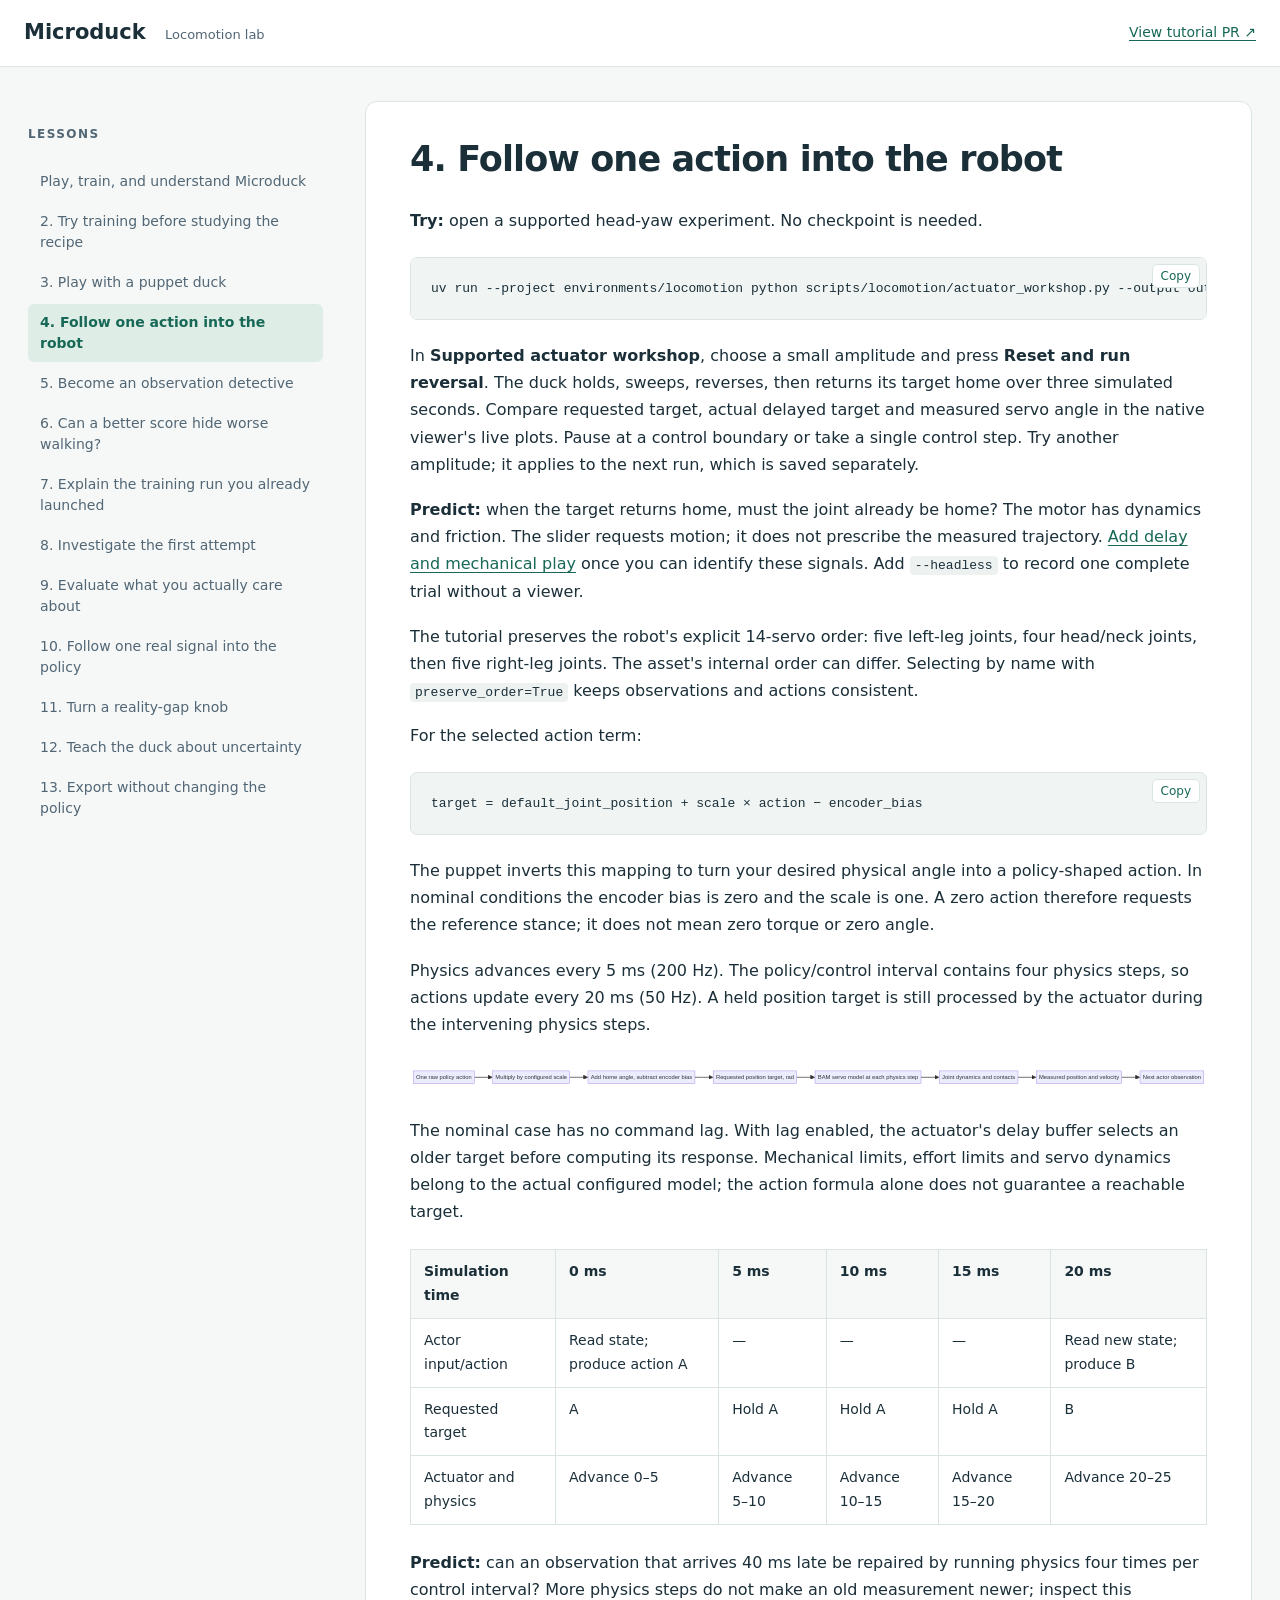
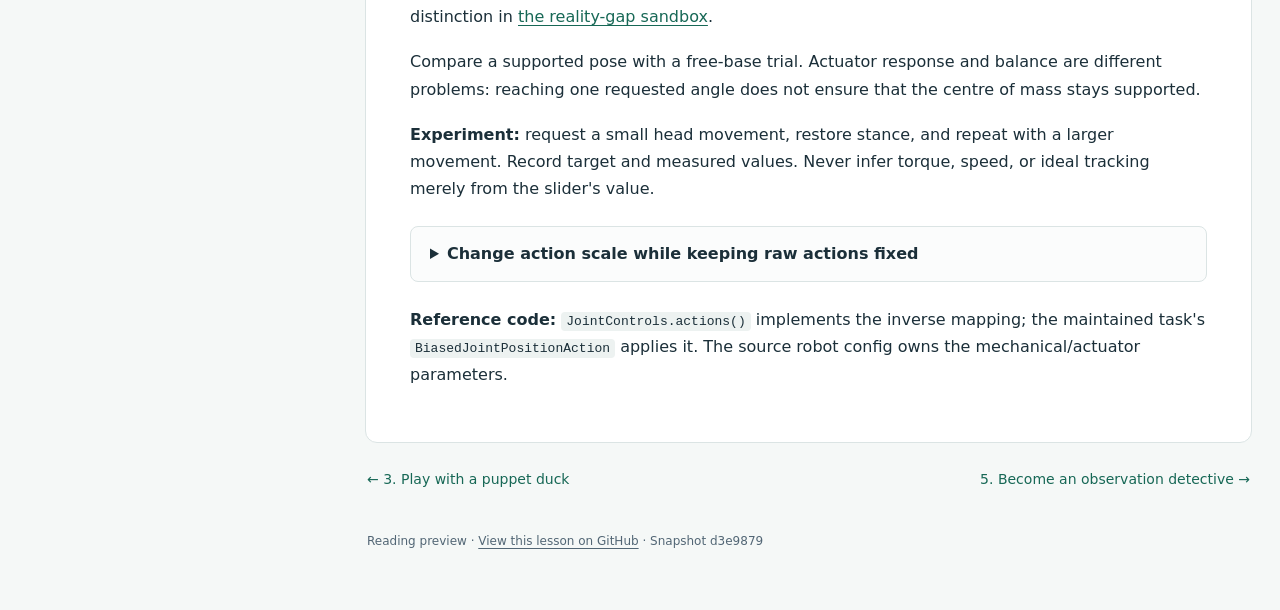
<file: 04-actions.html>
<!doctype html>
<html lang="en"><head><meta charset="utf-8"><meta name="viewport" content="width=device-width,initial-scale=1">
<title>4. Follow one action into the robot · Microduck locomotion</title><meta name="description" content="A hands-on tutorial for flat-ground PPO locomotion, Sim2Real and ONNX deployment with Microduck.">
<link rel="stylesheet" href="assets/site.css"><script defer src="assets/mermaid.min.js"></script><script defer src="assets/site.js"></script></head>
<body><header><a class="brand" href="index.html">Microduck <span>Locomotion lab</span></a><a class="source" href="https://github.com/isaac-sim/IsaacLabTutorial/pull/28">View tutorial PR ↗</a></header>
<div class="layout"><aside><details class="navigation" open><summary>Lessons</summary><nav aria-label="Lessons"><a href="index.html">Play, train, and understand Microduck</a><a href="02-first-training.html">2. Try training before studying the recipe</a><a href="03-puppet.html">3. Play with a puppet duck</a><a href="04-actions.html" aria-current="page">4. Follow one action into the robot</a><a href="05-observations.html">5. Become an observation detective</a><a href="06-rewards.html">6. Can a better score hide worse walking?</a><a href="07-ppo.html">7. Explain the training run you already launched</a><a href="08-training.html">8. Investigate the first attempt</a><a href="09-evaluation.html">9. Evaluate what you actually care about</a><a href="10-reality-gap.html">10. Follow one real signal into the policy</a><a href="11-effects.html">11. Turn a reality-gap knob</a><a href="12-robustness.html">12. Teach the duck about uncertainty</a><a href="13-deployment.html">13. Export without changing the policy</a></nav></details></aside>
<main id="main"><article><h1 id="4-follow-one-action-into-the-robot">4. Follow one action into the robot<a class="headerlink" href="#4-follow-one-action-into-the-robot" title="Permanent link">¶</a></h1>
<p><strong>Try:</strong> open a supported head-yaw experiment. No checkpoint is needed.</p>
<div class="codehilite"><pre><span></span><code>uv<span class="w"> </span>run<span class="w"> </span>--project<span class="w"> </span>environments/locomotion<span class="w"> </span>python<span class="w"> </span>scripts/locomotion/actuator_workshop.py<span class="w"> </span>--output<span class="w"> </span>outputs/my-reversal
</code></pre></div>

<p>In <strong>Supported actuator workshop</strong>, choose a small amplitude and press <strong>Reset and run reversal</strong>. The duck holds, sweeps, reverses, then returns its target home over three simulated seconds. Compare requested target, actual delayed target and measured servo angle in the native viewer's live plots. Pause at a control boundary or take a single control step. Try another amplitude; it applies to the next run, which is saved separately.</p>
<p><strong>Predict:</strong> when the target returns home, must the joint already be home? The motor has dynamics and friction. The slider requests motion; it does not prescribe the measured trajectory. <a href="11-effects.html#watch-a-bounded-reversal">Add delay and mechanical play</a> once you can identify these signals. Add <code>--headless</code> to record one complete trial without a viewer.</p>
<p>The tutorial preserves the robot's explicit 14-servo order: five left-leg joints, four head/neck joints, then five right-leg joints. The asset's internal order can differ. Selecting by name with <code>preserve_order=True</code> keeps observations and actions consistent.</p>
<p>For the selected action term:</p>
<div class="codehilite"><pre><span></span><code>target = default_joint_position + scale × action − encoder_bias
</code></pre></div>

<p>The puppet inverts this mapping to turn your desired physical angle into a policy-shaped action. In nominal conditions the encoder bias is zero and the scale is one. A zero action therefore requests the reference stance; it does not mean zero torque or zero angle.</p>
<p>Physics advances every 5 ms (200 Hz). The policy/control interval contains four physics steps, so actions update every 20 ms (50 Hz). A held position target is still processed by the actuator during the intervening physics steps.</p>
<pre class="mermaid">flowchart LR
    A[One raw policy action] --&gt; Scale[Multiply by configured scale]
    Scale --&gt; Home[Add home angle, subtract encoder bias]
    Home --&gt; Target[Requested position target, rad]
    Target --&gt; Servo[BAM servo model at each physics step]
    Servo --&gt; Physics[Joint dynamics and contacts]
    Physics --&gt; Encoder[Measured position and velocity]
    Encoder --&gt; Next[Next actor observation]</pre>

<p>The nominal case has no command lag. With lag enabled, the actuator's delay buffer selects an older target before computing its response. Mechanical limits, effort limits and servo dynamics belong to the actual configured model; the action formula alone does not guarantee a reachable target.</p>
<table>
<thead>
<tr>
<th>Simulation time</th>
<th>0 ms</th>
<th>5 ms</th>
<th>10 ms</th>
<th>15 ms</th>
<th>20 ms</th>
</tr>
</thead>
<tbody>
<tr>
<td>Actor input/action</td>
<td>Read state; produce action A</td>
<td>—</td>
<td>—</td>
<td>—</td>
<td>Read new state; produce B</td>
</tr>
<tr>
<td>Requested target</td>
<td>A</td>
<td>Hold A</td>
<td>Hold A</td>
<td>Hold A</td>
<td>B</td>
</tr>
<tr>
<td>Actuator and physics</td>
<td>Advance 0–5</td>
<td>Advance 5–10</td>
<td>Advance 10–15</td>
<td>Advance 15–20</td>
<td>Advance 20–25</td>
</tr>
</tbody>
</table>
<p><strong>Predict:</strong> can an observation that arrives 40 ms late be repaired by running physics four times per control interval? More physics steps do not make an old measurement newer; inspect this distinction in <a href="11-effects.html">the reality-gap sandbox</a>.</p>
<p>Compare a supported pose with a free-base trial. Actuator response and balance are different problems: reaching one requested angle does not ensure that the centre of mass stays supported.</p>
<p><strong>Experiment:</strong> request a small head movement, restore stance, and repeat with a larger movement. Record target and measured values. Never infer torque, speed, or ideal tracking merely from the slider's value.</p>
<details>
<summary>Change action scale while keeping raw actions fixed</summary>
<p>For <code>head_yaw</code>, action slot 7 has home angle 0 rad. A raw action of 0.10 requests 0.10 rad at scale 1, or 0.05 rad at scale 0.5. For <code>right_knee</code>, slot 12 has home 0.0049 rad: that same raw action requests 0.1049 or 0.0549 rad before bias compensation. The joint order comes from <code>DUCK_JOINTS</code> in <code>locomotion/deployment.py</code>.</p>
<p>Predict which trace changes when only scale changes, then run the same bounded raw-action program twice:</p>
<div class="codehilite"><pre><span></span><code>uv<span class="w"> </span>run<span class="w"> </span>--project<span class="w"> </span>environments/locomotion<span class="w"> </span>python<span class="w"> </span>scripts/locomotion/actuator_workshop.py<span class="w"> </span>--amplitude-deg<span class="w"> </span><span class="m">4</span><span class="w"> </span>--action-scale<span class="w"> </span><span class="m">1</span><span class="w"> </span>--output<span class="w"> </span>outputs/scale-one
uv<span class="w"> </span>run<span class="w"> </span>--project<span class="w"> </span>environments/locomotion<span class="w"> </span>python<span class="w"> </span>scripts/locomotion/actuator_workshop.py<span class="w"> </span>--amplitude-deg<span class="w"> </span><span class="m">4</span><span class="w"> </span>--action-scale<span class="w"> </span><span class="m">0</span>.5<span class="w"> </span>--output<span class="w"> </span>outputs/scale-half
</code></pre></div>

<p>Run them one at a time and press <strong>Reset and run reversal</strong> in each. Add <code>--headless</code> to finish automatically. The amplitude control expresses raw action in degrees at scale 1; the panel separately shows the resulting requested-target amplitude. Scale 0.5 halves that target offset, while the measured response still comes from the real servo model. Each output's <code>trial-000/receipt.json</code> records the scale and native target samples.</p>
<p>Changing a puppet target alone would not isolate this question: the puppet inverts the mapping to reach your chosen physical angle. This experiment holds raw actions fixed instead. Scale is set before building the scene; it does not change while a reversal runs. The trained tutorial policy retains scale 1.</p>
<p><strong>Record:</strong> which quantity halved, and why the measured joint trajectory need not halve exactly.</p>
</details>
<p><strong>Reference code:</strong> <code>JointControls.actions()</code> implements the inverse mapping; the maintained task's <code>BiasedJointPositionAction</code> applies it. The source robot config owns the mechanical/actuator parameters.</p></article><nav class="pagination" aria-label="Previous and next lesson"><a href="03-puppet.html">← 3. Play with a puppet duck</a><a href="05-observations.html">5. Become an observation detective →</a></nav>
<footer>Reading preview · <a href="https://github.com/AntoineRichard/IsaacLabTutorial/blob/d3e987957320f1a7c617b776019313b286d373c1/docs/locomotion/04-actions.md">View this lesson on GitHub</a> · Snapshot d3e9879</footer></main></div></body></html>
</file>
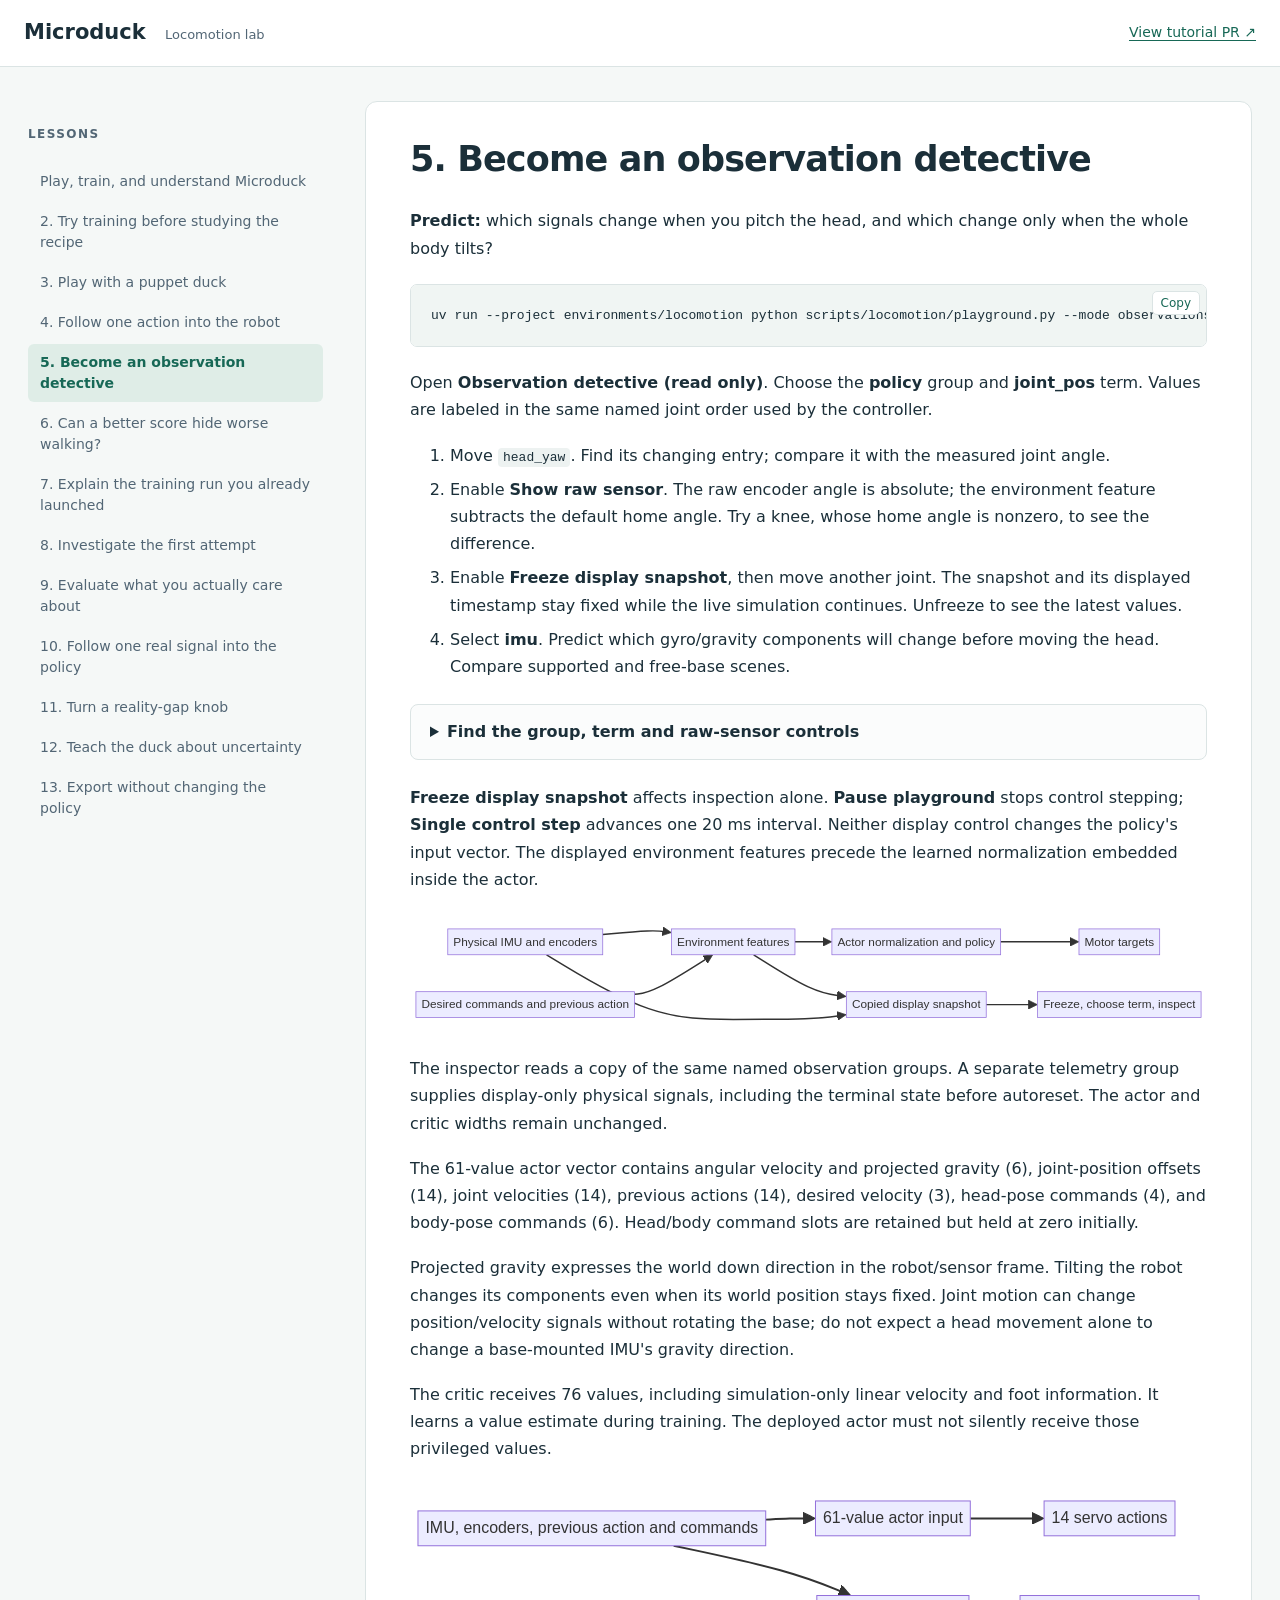
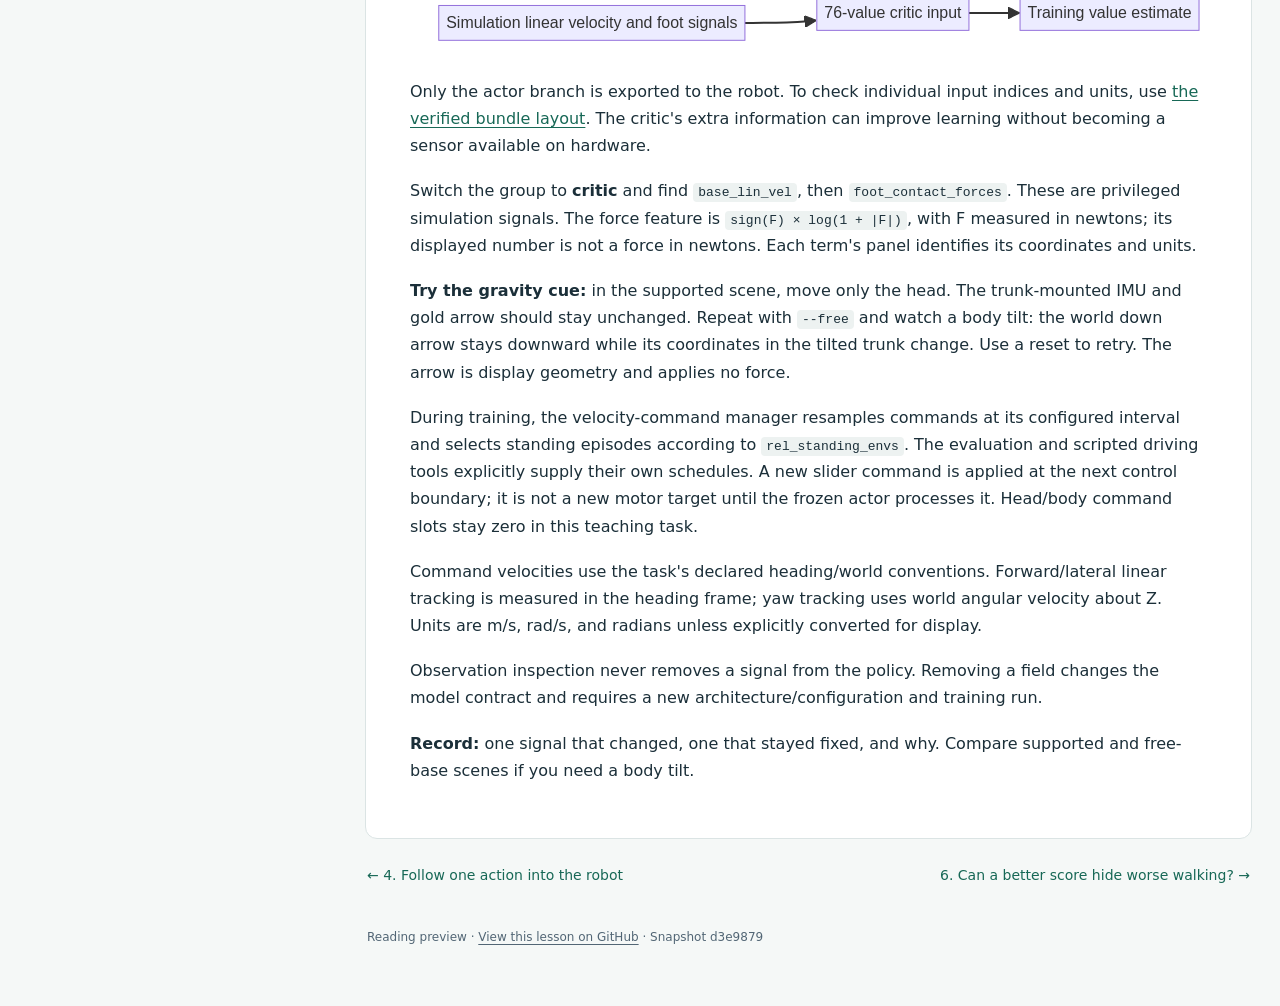
<file: 05-observations.html>
<!doctype html>
<html lang="en"><head><meta charset="utf-8"><meta name="viewport" content="width=device-width,initial-scale=1">
<title>5. Become an observation detective · Microduck locomotion</title><meta name="description" content="A hands-on tutorial for flat-ground PPO locomotion, Sim2Real and ONNX deployment with Microduck.">
<link rel="stylesheet" href="assets/site.css"><script defer src="assets/mermaid.min.js"></script><script defer src="assets/site.js"></script></head>
<body><header><a class="brand" href="index.html">Microduck <span>Locomotion lab</span></a><a class="source" href="https://github.com/isaac-sim/IsaacLabTutorial/pull/28">View tutorial PR ↗</a></header>
<div class="layout"><aside><details class="navigation" open><summary>Lessons</summary><nav aria-label="Lessons"><a href="index.html">Play, train, and understand Microduck</a><a href="02-first-training.html">2. Try training before studying the recipe</a><a href="03-puppet.html">3. Play with a puppet duck</a><a href="04-actions.html">4. Follow one action into the robot</a><a href="05-observations.html" aria-current="page">5. Become an observation detective</a><a href="06-rewards.html">6. Can a better score hide worse walking?</a><a href="07-ppo.html">7. Explain the training run you already launched</a><a href="08-training.html">8. Investigate the first attempt</a><a href="09-evaluation.html">9. Evaluate what you actually care about</a><a href="10-reality-gap.html">10. Follow one real signal into the policy</a><a href="11-effects.html">11. Turn a reality-gap knob</a><a href="12-robustness.html">12. Teach the duck about uncertainty</a><a href="13-deployment.html">13. Export without changing the policy</a></nav></details></aside>
<main id="main"><article><h1 id="5-become-an-observation-detective">5. Become an observation detective<a class="headerlink" href="#5-become-an-observation-detective" title="Permanent link">¶</a></h1>
<p><strong>Predict:</strong> which signals change when you pitch the head, and which change only when the whole body tilts?</p>
<div class="codehilite"><pre><span></span><code>uv<span class="w"> </span>run<span class="w"> </span>--project<span class="w"> </span>environments/locomotion<span class="w"> </span>python<span class="w"> </span>scripts/locomotion/playground.py<span class="w"> </span>--mode<span class="w"> </span>observations
</code></pre></div>

<p>Open <strong>Observation detective (read only)</strong>. Choose the <strong>policy</strong> group and <strong>joint_pos</strong> term. Values are labeled in the same named joint order used by the controller.</p>
<ol>
<li>Move <code>head_yaw</code>. Find its changing entry; compare it with the measured joint angle.</li>
<li>Enable <strong>Show raw sensor</strong>. The raw encoder angle is absolute; the environment feature subtracts the default home angle. Try a knee, whose home angle is nonzero, to see the difference.</li>
<li>Enable <strong>Freeze display snapshot</strong>, then move another joint. The snapshot and its displayed timestamp stay fixed while the live simulation continues. Unfreeze to see the latest values.</li>
<li>Select <strong>imu</strong>. Predict which gyro/gravity components will change before moving the head. Compare supported and free-base scenes.</li>
</ol>
<details>
<summary>Find the group, term and raw-sensor controls</summary>
<p><img alt="Native observation inspector showing policy and IMU selectors, raw gyro/gravity values, named units and the 61-value actor width next to the actual supported duck state" src="media/observation-panel.jpg" /></p>
<p>The panel uses the real widget code and a recorded physical snapshot. The live gold arrow also rotates the sampled trunk-frame gravity into world coordinates. It is displayed beside the sampled trunk, offset 0.12 m along world Y and 0.03 m upward for visibility. Freezing the display freezes that arrow and its pose together. Head movement alone leaves the supported trunk's gyro/gravity unchanged.</p>
</details>
<p><strong>Freeze display snapshot</strong> affects inspection alone. <strong>Pause playground</strong> stops control stepping; <strong>Single control step</strong> advances one 20 ms interval. Neither display control changes the policy's input vector. The displayed environment features precede the learned normalization embedded inside the actor.</p>
<pre class="mermaid">flowchart LR
    S[Physical IMU and encoders] --&gt; F[Environment features]
    C[Desired commands and previous action] --&gt; F
    F --&gt; A[Actor normalization and policy]
    A --&gt; M[Motor targets]
    F --&gt; D[Copied display snapshot]
    S --&gt; D
    D --&gt; I[Freeze, choose term, inspect]</pre>

<p>The inspector reads a copy of the same named observation groups. A separate telemetry group supplies display-only physical signals, including the terminal state before autoreset. The actor and critic widths remain unchanged.</p>
<p>The 61-value actor vector contains angular velocity and projected gravity (6), joint-position offsets (14), joint velocities (14), previous actions (14), desired velocity (3), head-pose commands (4), and body-pose commands (6). Head/body command slots are retained but held at zero initially.</p>
<p>Projected gravity expresses the world down direction in the robot/sensor frame. Tilting the robot changes its components even when its world position stays fixed. Joint motion can change position/velocity signals without rotating the base; do not expect a head movement alone to change a base-mounted IMU's gravity direction.</p>
<p>The critic receives 76 values, including simulation-only linear velocity and foot information. It learns a value estimate during training. The deployed actor must not silently receive those privileged values.</p>
<pre class="mermaid">flowchart LR
    Shared[IMU, encoders, previous action and commands] --&gt; Actor[61-value actor input]
    Shared --&gt; Critic[76-value critic input]
    Privileged[Simulation linear velocity and foot signals] --&gt; Critic
    Actor --&gt; Action[14 servo actions]
    Critic --&gt; Learning[Training value estimate]</pre>

<p>Only the actor branch is exported to the robot. To check individual input indices and units, use <a href="13-deployment.html#inspect-the-standard-duck-bundle">the verified bundle layout</a>. The critic's extra information can improve learning without becoming a sensor available on hardware.</p>
<p>Switch the group to <strong>critic</strong> and find <code>base_lin_vel</code>, then <code>foot_contact_forces</code>. These are privileged simulation signals. The force feature is <code>sign(F) × log(1 + |F|)</code>, with F measured in newtons; its displayed number is not a force in newtons. Each term's panel identifies its coordinates and units.</p>
<p><strong>Try the gravity cue:</strong> in the supported scene, move only the head. The trunk-mounted IMU and gold arrow should stay unchanged. Repeat with <code>--free</code> and watch a body tilt: the world down arrow stays downward while its coordinates in the tilted trunk change. Use a reset to retry. The arrow is display geometry and applies no force.</p>
<p>During training, the velocity-command manager resamples commands at its configured interval and selects standing episodes according to <code>rel_standing_envs</code>. The evaluation and scripted driving tools explicitly supply their own schedules. A new slider command is applied at the next control boundary; it is not a new motor target until the frozen actor processes it. Head/body command slots stay zero in this teaching task.</p>
<p>Command velocities use the task's declared heading/world conventions. Forward/lateral linear tracking is measured in the heading frame; yaw tracking uses world angular velocity about Z. Units are m/s, rad/s, and radians unless explicitly converted for display.</p>
<p>Observation inspection never removes a signal from the policy. Removing a field changes the model contract and requires a new architecture/configuration and training run.</p>
<p><strong>Record:</strong> one signal that changed, one that stayed fixed, and why. Compare supported and free-base scenes if you need a body tilt.</p></article><nav class="pagination" aria-label="Previous and next lesson"><a href="04-actions.html">← 4. Follow one action into the robot</a><a href="06-rewards.html">6. Can a better score hide worse walking? →</a></nav>
<footer>Reading preview · <a href="https://github.com/AntoineRichard/IsaacLabTutorial/blob/d3e987957320f1a7c617b776019313b286d373c1/docs/locomotion/05-observations.md">View this lesson on GitHub</a> · Snapshot d3e9879</footer></main></div></body></html>
</file>
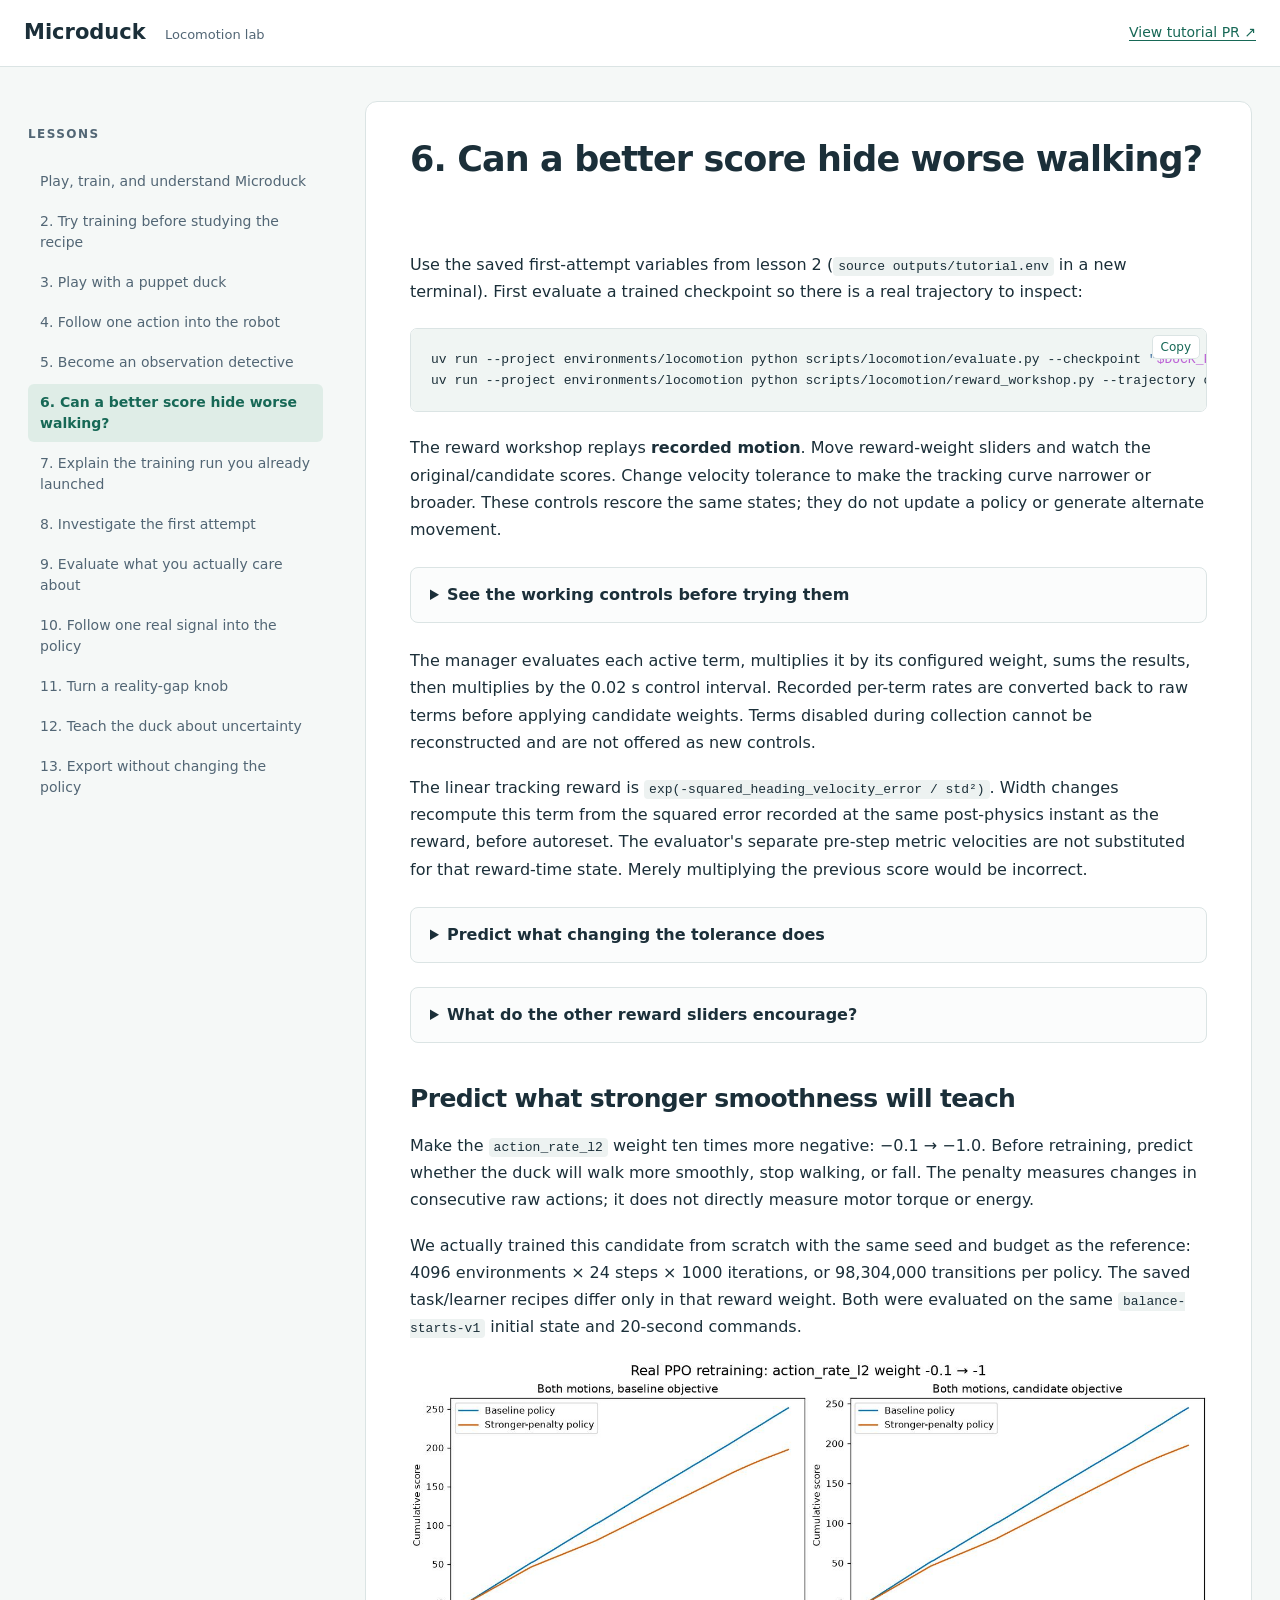
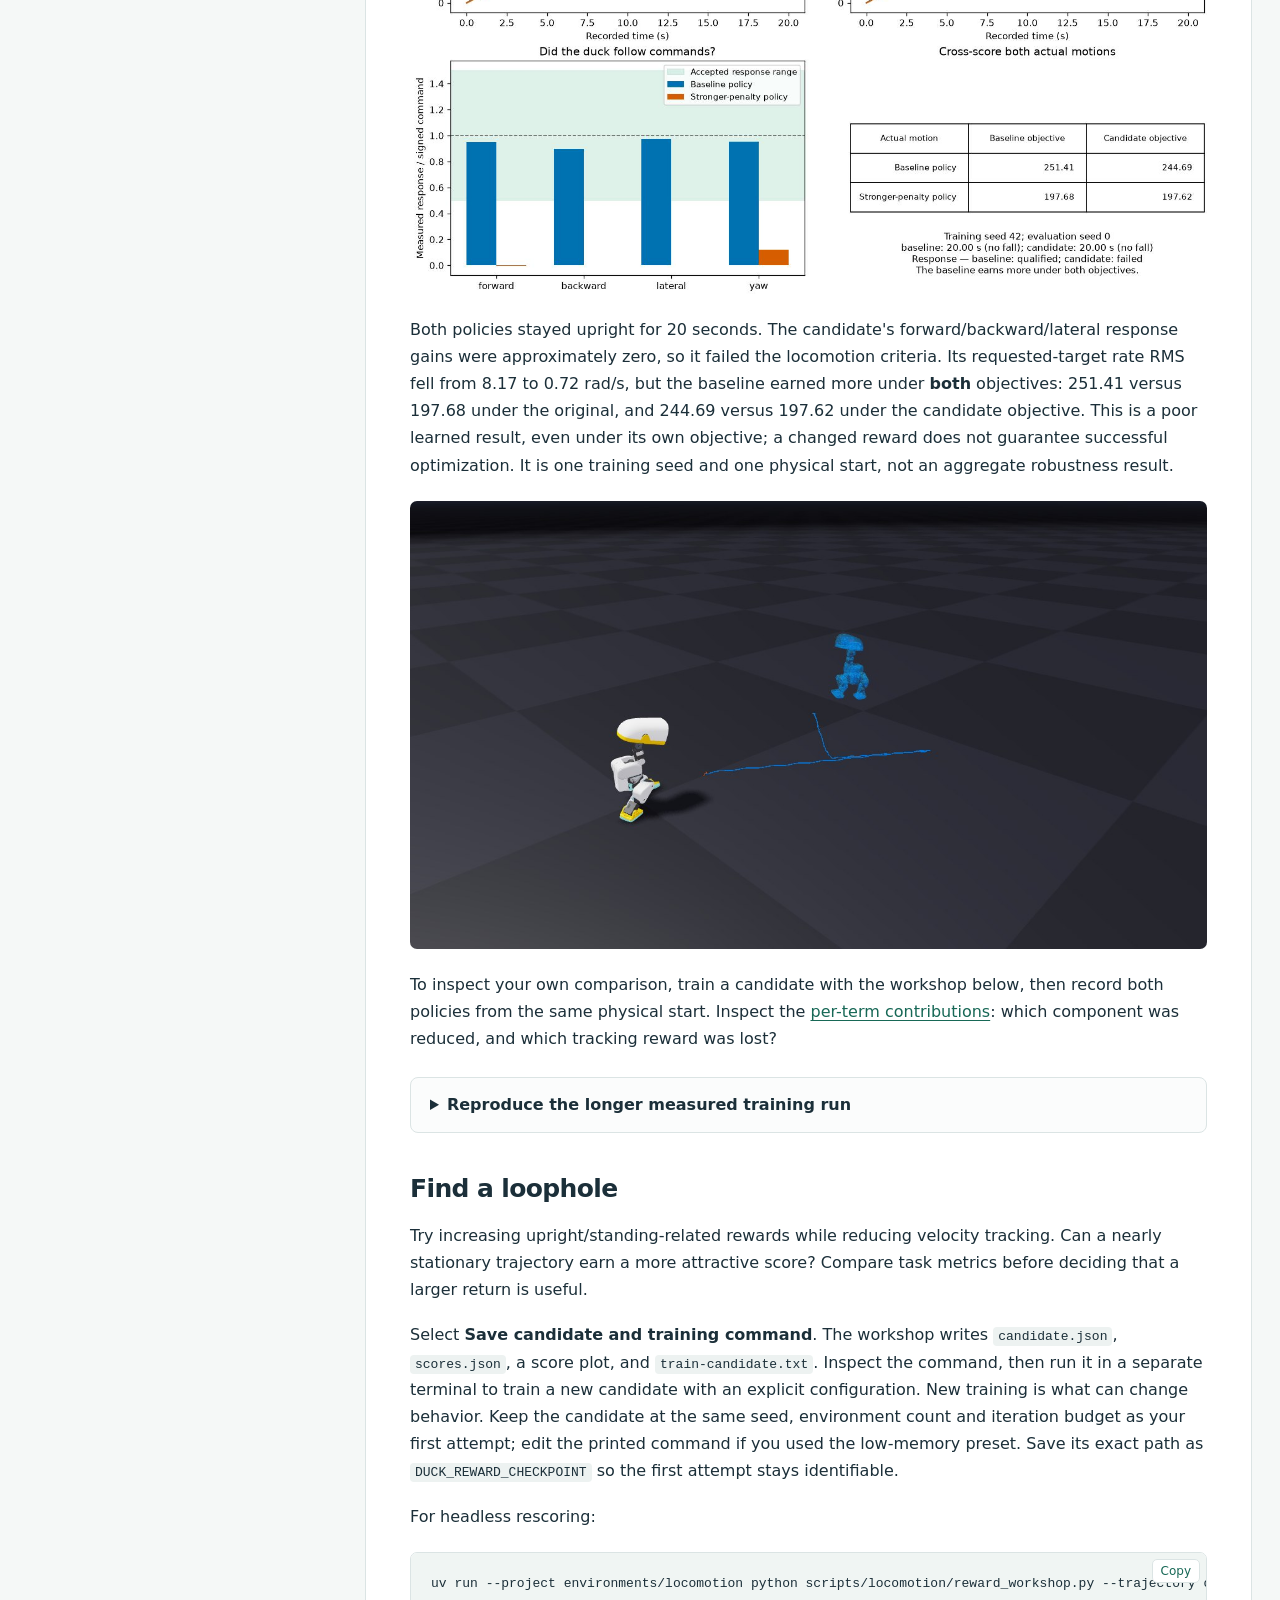
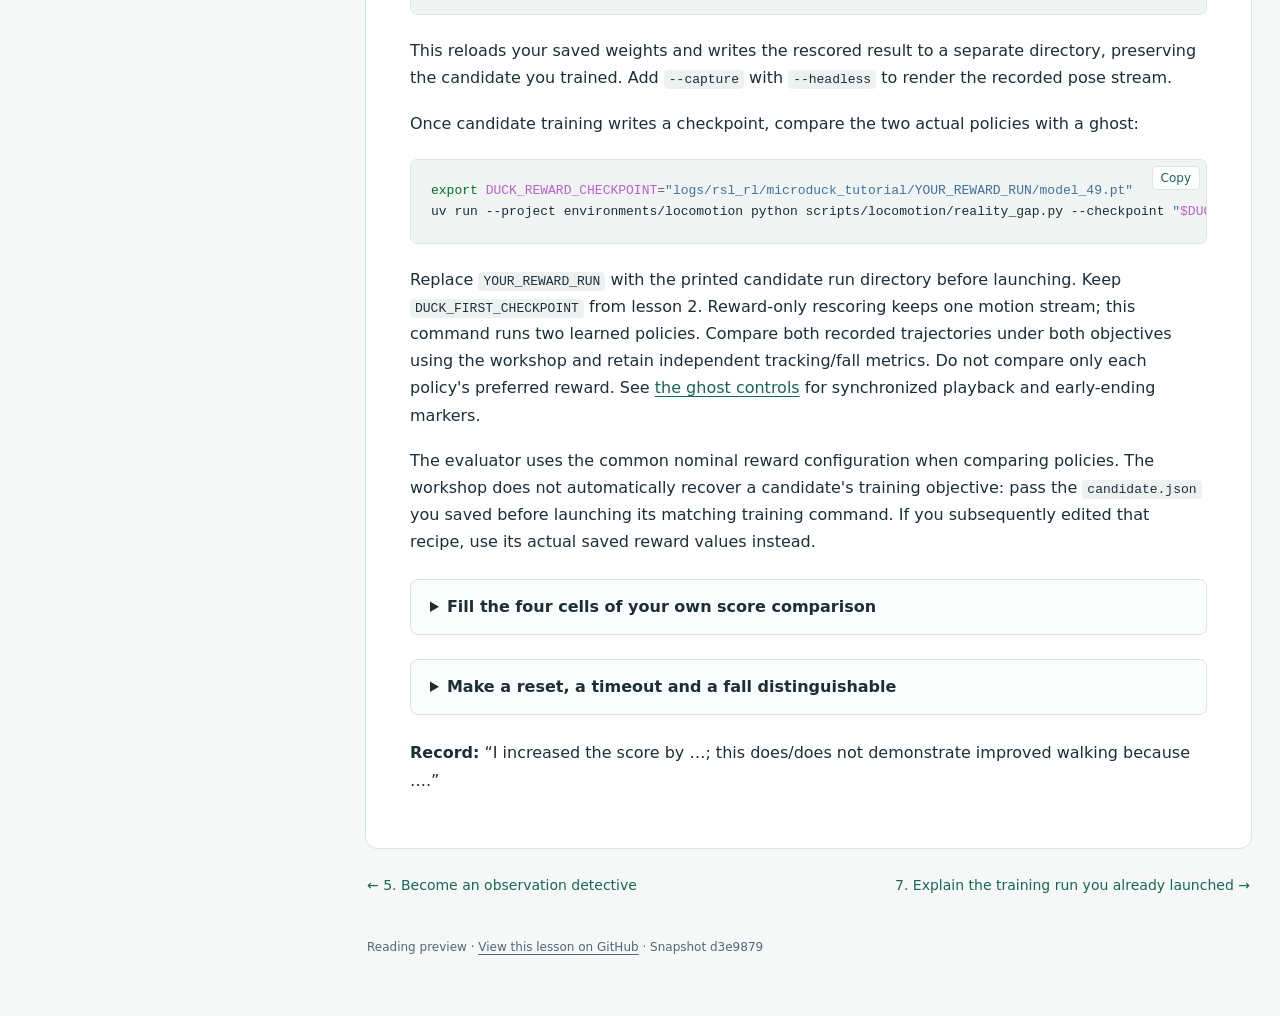
<file: 06-rewards.html>
<!doctype html>
<html lang="en"><head><meta charset="utf-8"><meta name="viewport" content="width=device-width,initial-scale=1">
<title>6. Can a better score hide worse walking? · Microduck locomotion</title><meta name="description" content="A hands-on tutorial for flat-ground PPO locomotion, Sim2Real and ONNX deployment with Microduck.">
<link rel="stylesheet" href="assets/site.css"><script defer src="assets/mermaid.min.js"></script><script defer src="assets/site.js"></script></head>
<body><header><a class="brand" href="index.html">Microduck <span>Locomotion lab</span></a><a class="source" href="https://github.com/isaac-sim/IsaacLabTutorial/pull/28">View tutorial PR ↗</a></header>
<div class="layout"><aside><details class="navigation" open><summary>Lessons</summary><nav aria-label="Lessons"><a href="index.html">Play, train, and understand Microduck</a><a href="02-first-training.html">2. Try training before studying the recipe</a><a href="03-puppet.html">3. Play with a puppet duck</a><a href="04-actions.html">4. Follow one action into the robot</a><a href="05-observations.html">5. Become an observation detective</a><a href="06-rewards.html" aria-current="page">6. Can a better score hide worse walking?</a><a href="07-ppo.html">7. Explain the training run you already launched</a><a href="08-training.html">8. Investigate the first attempt</a><a href="09-evaluation.html">9. Evaluate what you actually care about</a><a href="10-reality-gap.html">10. Follow one real signal into the policy</a><a href="11-effects.html">11. Turn a reality-gap knob</a><a href="12-robustness.html">12. Teach the duck about uncertainty</a><a href="13-deployment.html">13. Export without changing the policy</a></nav></details></aside>
<main id="main"><article><h1 id="6-can-a-better-score-hide-worse-walking">6. Can a better score hide worse walking?<a class="headerlink" href="#6-can-a-better-score-hide-worse-walking" title="Permanent link">¶</a></h1>
<p>Use the saved first-attempt variables from lesson 2 (<code>source outputs/tutorial.env</code> in a new terminal). First evaluate a trained checkpoint so there is a real trajectory to inspect:</p>
<div class="codehilite"><pre><span></span><code>uv<span class="w"> </span>run<span class="w"> </span>--project<span class="w"> </span>environments/locomotion<span class="w"> </span>python<span class="w"> </span>scripts/locomotion/evaluate.py<span class="w"> </span>--checkpoint<span class="w"> </span><span class="s2">"</span><span class="nv">$DUCK_FIRST_CHECKPOINT</span><span class="s2">"</span>
uv<span class="w"> </span>run<span class="w"> </span>--project<span class="w"> </span>environments/locomotion<span class="w"> </span>python<span class="w"> </span>scripts/locomotion/reward_workshop.py<span class="w"> </span>--trajectory<span class="w"> </span>outputs/evaluation/receipt.json
</code></pre></div>

<p>The reward workshop replays <strong>recorded motion</strong>. Move reward-weight sliders and watch the original/candidate scores. Change velocity tolerance to make the tracking curve narrower or broader. These controls rescore the same states; they do not update a policy or generate alternate movement.</p>
<details>
<summary>See the working controls before trying them</summary>
<p><img alt="Native Newton reward workshop: the recorded duck and unchanged tracking measurements appear beside all 14 active weight sliders, velocity tolerance, original and candidate scores, and the save command" src="media/reward-workshop.jpg" /></p>
<p>This is the baseline policy's actual pose at 6.00 s. The scores integrate all 1000 recorded transitions over 20 seconds. Changing only <code>action_rate_l2</code> from −0.1 to −1.0 gives 251.4055 → 244.6884 for this same motion; its measured tracking errors stay unchanged. The candidate <strong>objective</strong> is loaded here; its separately trained policy appears below.</p>
<p>Each original coefficient stays visible above its candidate slider. The disabled <code>head_pose_bias</code> term is absent because the recording cannot recover it. <strong>Save candidate and training command</strong> exports a recipe; it does not start training.</p>
</details>
<p>The manager evaluates each active term, multiplies it by its configured weight, sums the results, then multiplies by the 0.02 s control interval. Recorded per-term rates are converted back to raw terms before applying candidate weights. Terms disabled during collection cannot be reconstructed and are not offered as new controls.</p>
<p>The linear tracking reward is <code>exp(-squared_heading_velocity_error / std²)</code>. Width changes recompute this term from the squared error recorded at the same post-physics instant as the reward, before autoreset. The evaluator's separate pre-step metric velocities are not substituted for that reward-time state. Merely multiplying the previous score would be incorrect.</p>
<details>
<summary>Predict what changing the tolerance does</summary>
<p><img alt="Analytic tracking reward at the actual 0.15 m/s tolerance and an illustrative 0.30 m/s alternative; a second panel includes weight 4 and the 0.02-second control interval" src="media/reward-shape.jpg" /></p>
<p>At the same nonzero velocity error, a larger width gives a larger tracking reward. Both curves equal one at zero error; increasing tolerance does not create better tracking. The right panel shows this term's contribution after its actual weight and control interval are applied. These are equation curves using the nominal parameters, not learned-policy measurements.</p>
<p>Try the workshop's width slider, then explain why making the score easier to earn could leave task performance unchanged.</p>
</details>
<details>
<summary>What do the other reward sliders encourage?</summary>
<table>
<thead>
<tr>
<th>Terms</th>
<th>Intended contribution</th>
<th>What excessive weight can hide</th>
</tr>
</thead>
<tbody>
<tr>
<td><code>track_lin_vel</code>, <code>track_ang_vel</code></td>
<td>Follow heading-frame translation and world-Z yaw</td>
<td>Larger tolerance can reward inaccurate motion</td>
</tr>
<tr>
<td><code>upright</code>, <code>pose</code></td>
<td>Trunk uprightness and home-like leg pose; pose is standing-only</td>
<td>Standing instead of responding to commands</td>
</tr>
<tr>
<td><code>body_ang_vel</code>, <code>angular_momentum</code></td>
<td>Penalize wobble and whole-body angular momentum</td>
<td>Suppressing useful balancing motion</td>
</tr>
<tr>
<td><code>dof_pos_limits</code>, <code>self_collisions</code></td>
<td>Penalize soft-limit excursions and configured self-contact</td>
<td>These penalties are not hard safety constraints</td>
</tr>
<tr>
<td><code>action_rate_l2</code></td>
<td>Penalize changes in successive raw actions</td>
<td>Nearly constant actions without walking</td>
</tr>
<tr>
<td><code>air_time</code></td>
<td>Reward touchdown after a 0.125–0.3 s air-time window when moving is commanded</td>
<td>Optimizing foot timing without velocity response</td>
</tr>
<tr>
<td><code>foot_clearance</code>, <code>foot_swing_height</code></td>
<td>Penalize the configured clearance/swing-height errors during commanded motion</td>
<td>Unnatural stepping if other objectives are overwhelmed</td>
</tr>
<tr>
<td><code>foot_slip</code></td>
<td>Penalize contact motion during commanded motion</td>
<td>Low slip from simply standing still</td>
</tr>
<tr>
<td><code>head_pose_tracking</code></td>
<td>Track the fixed zero head-command offsets</td>
<td>Spending capacity on posture while locomotion fails</td>
</tr>
</tbody>
</table>
<p>The feet terms use a moving-command gate at 0.01 command norm in the pinned task. Contact state, air time and touchdown peaks make some terms stateful. Read the actual values in your saved <code>params/env.yaml</code>; inactive <code>head_pose_bias</code> cannot be reconstructed from this recording.</p>
</details>
<h2 id="predict-what-stronger-smoothness-will-teach">Predict what stronger smoothness will teach<a class="headerlink" href="#predict-what-stronger-smoothness-will-teach" title="Permanent link">¶</a></h2>
<p>Make the <code>action_rate_l2</code> weight ten times more negative: −0.1 → −1.0. Before retraining, predict whether the duck will walk more smoothly, stop walking, or fall. The penalty measures changes in consecutive raw actions; it does not directly measure motor torque or energy.</p>
<p>We actually trained this candidate from scratch with the same seed and budget as the reference: 4096 environments × 24 steps × 1000 iterations, or 98,304,000 transitions per policy. The saved task/learner recipes differ only in that reward weight. Both were evaluated on the same <code>balance-starts-v1</code> initial state and 20-second commands.</p>
<p><img alt="Two actual learned motions scored under both objectives; the stronger-penalty policy survives but scarcely translates, while the baseline tracks commands" src="media/reward-comparison.jpg" /></p>
<p>Both policies stayed upright for 20 seconds. The candidate's forward/backward/lateral response gains were approximately zero, so it failed the locomotion criteria. Its requested-target rate RMS fell from 8.17 to 0.72 rad/s, but the baseline earned more under <strong>both</strong> objectives: 251.41 versus 197.68 under the original, and 244.69 versus 197.62 under the candidate objective. This is a poor learned result, even under its own objective; a changed reward does not guarantee successful optimization. It is one training seed and one physical start, not an aggregate robustness result.</p>
<p><img alt="The blue baseline ghost has travelled while the solid stronger-penalty duck remains near its start; both paths retain their world coordinates" src="media/reward-policy-ghost.jpg" /></p>
<p>To inspect your own comparison, train a candidate with the workshop below, then record both policies from the same physical start. Inspect the <a href="media/reward-terms.jpg">per-term contributions</a>: which component was reduced, and which tracking reward was lost?</p>
<details>
<summary>Reproduce the longer measured training run</summary>
<p>The workshop's saved command starts with the bounded 128-environment, 50-iteration teaching preset. The measured reference comparison above used this larger equal-budget candidate:</p>
<div class="codehilite"><pre><span></span><code>uv<span class="w"> </span>run<span class="w"> </span>--project<span class="w"> </span>environments/locomotion<span class="w"> </span>--locked<span class="w"> </span>isaaclab<span class="w"> </span>train<span class="w"> </span>--rl_library<span class="w"> </span>rsl_rl<span class="w"> </span>--task<span class="w"> </span>MicroDuckTutorial-Velocity-Flat<span class="w"> </span>--num_envs<span class="w"> </span><span class="m">4096</span><span class="w"> </span>--max_iterations<span class="w"> </span><span class="m">1000</span><span class="w"> </span>--seed<span class="w"> </span><span class="m">42</span><span class="w"> </span>--run_name<span class="w"> </span>reward_action_rate_x10<span class="w"> </span>--visualizer<span class="w"> </span>none<span class="w"> </span>env.rewards.action_rate_l2.weight<span class="o">=</span>-1.0
</code></pre></div>

<p>Evaluate its exact saved checkpoint with <code>--start-protocol balance-starts-v1 --seed 0</code>, then compare with the same physical start of your baseline. Keep every result; the experiment does not guarantee a particular learned outcome.</p>
</details>
<h2 id="find-a-loophole">Find a loophole<a class="headerlink" href="#find-a-loophole" title="Permanent link">¶</a></h2>
<p>Try increasing upright/standing-related rewards while reducing velocity tracking. Can a nearly stationary trajectory earn a more attractive score? Compare task metrics before deciding that a larger return is useful.</p>
<p>Select <strong>Save candidate and training command</strong>. The workshop writes <code>candidate.json</code>, <code>scores.json</code>, a score plot, and <code>train-candidate.txt</code>. Inspect the command, then run it in a separate terminal to train a new candidate with an explicit configuration. New training is what can change behavior. Keep the candidate at the same seed, environment count and iteration budget as your first attempt; edit the printed command if you used the low-memory preset. Save its exact path as <code>DUCK_REWARD_CHECKPOINT</code> so the first attempt stays identifiable.</p>
<p>For headless rescoring:</p>
<div class="codehilite"><pre><span></span><code>uv<span class="w"> </span>run<span class="w"> </span>--project<span class="w"> </span>environments/locomotion<span class="w"> </span>python<span class="w"> </span>scripts/locomotion/reward_workshop.py<span class="w"> </span>--trajectory<span class="w"> </span>outputs/evaluation/receipt.json<span class="w"> </span>--candidate<span class="w"> </span>outputs/reward-workshop/candidate.json<span class="w"> </span>--headless<span class="w"> </span>--output<span class="w"> </span>outputs/reward-rescore
</code></pre></div>

<p>This reloads your saved weights and writes the rescored result to a separate directory, preserving the candidate you trained. Add <code>--capture</code> with <code>--headless</code> to render the recorded pose stream.</p>
<p>Once candidate training writes a checkpoint, compare the two actual policies with a ghost:</p>
<div class="codehilite"><pre><span></span><code><span class="nb">export</span><span class="w"> </span><span class="nv">DUCK_REWARD_CHECKPOINT</span><span class="o">=</span><span class="s2">"logs/rsl_rl/microduck_tutorial/YOUR_REWARD_RUN/model_49.pt"</span>
uv<span class="w"> </span>run<span class="w"> </span>--project<span class="w"> </span>environments/locomotion<span class="w"> </span>python<span class="w"> </span>scripts/locomotion/reality_gap.py<span class="w"> </span>--checkpoint<span class="w"> </span><span class="s2">"</span><span class="nv">$DUCK_FIRST_CHECKPOINT</span><span class="s2">"</span><span class="w"> </span>--candidate-checkpoint<span class="w"> </span><span class="s2">"</span><span class="nv">$DUCK_REWARD_CHECKPOINT</span><span class="s2">"</span><span class="w"> </span>--seed<span class="w"> </span><span class="m">0</span>
</code></pre></div>

<p>Replace <code>YOUR_REWARD_RUN</code> with the printed candidate run directory before launching. Keep <code>DUCK_FIRST_CHECKPOINT</code> from lesson 2. Reward-only rescoring keeps one motion stream; this command runs two learned policies. Compare both recorded trajectories under both objectives using the workshop and retain independent tracking/fall metrics. Do not compare only each policy's preferred reward. See <a href="11-effects.html">the ghost controls</a> for synchronized playback and early-ending markers.</p>
<p>The evaluator uses the common nominal reward configuration when comparing policies. The workshop does not automatically recover a candidate's training objective: pass the <code>candidate.json</code> you saved before launching its matching training command. If you subsequently edited that recipe, use its actual saved reward values instead.</p>
<details>
<summary>Fill the four cells of your own score comparison</summary>
<p>After the ghost command records both motions, apply the saved objective to each:</p>
<div class="codehilite"><pre><span></span><code>uv<span class="w"> </span>run<span class="w"> </span>--project<span class="w"> </span>environments/locomotion<span class="w"> </span>python<span class="w"> </span>scripts/locomotion/reward_workshop.py<span class="w"> </span>--trajectory<span class="w"> </span>outputs/reality-gap/reference/receipt.json<span class="w"> </span>--candidate<span class="w"> </span>outputs/reward-workshop/candidate.json<span class="w"> </span>--headless<span class="w"> </span>--output<span class="w"> </span>outputs/cross-score/baseline
uv<span class="w"> </span>run<span class="w"> </span>--project<span class="w"> </span>environments/locomotion<span class="w"> </span>python<span class="w"> </span>scripts/locomotion/reward_workshop.py<span class="w"> </span>--trajectory<span class="w"> </span>outputs/reality-gap/candidate/receipt.json<span class="w"> </span>--candidate<span class="w"> </span>outputs/reward-workshop/candidate.json<span class="w"> </span>--headless<span class="w"> </span>--output<span class="w"> </span>outputs/cross-score/candidate
</code></pre></div>

<p>Each <code>scores.json</code> contains <code>original_score</code> and <code>candidate_score</code>. Put the two files into this table:</p>
<table>
<thead>
<tr>
<th>Actual motion</th>
<th>Original objective</th>
<th>Candidate objective</th>
</tr>
</thead>
<tbody>
<tr>
<td>Baseline policy</td>
<td>baseline <code>original_score</code></td>
<td>baseline <code>candidate_score</code></td>
</tr>
<tr>
<td>Candidate policy</td>
<td>candidate <code>original_score</code></td>
<td>candidate <code>candidate_score</code></td>
</tr>
</tbody>
</table>
<p>Read these beside each recording's fall flag, coverage and tracking errors. If a policy falls early, cumulative scores cover different durations and are not a matched-duration ranking. Predict which row should improve under your objective, then explain the actual result.</p>
</details>
<details>
<summary>Make a reset, a timeout and a fall distinguishable</summary>
<p>In the puppet from lesson 3, press <strong>Reset experiment</strong>: this is an explicit reset, not a physical failure. Then run the fixed evaluator twice with the same first policy:</p>
<div class="codehilite"><pre><span></span><code>uv<span class="w"> </span>run<span class="w"> </span>--project<span class="w"> </span>environments/locomotion<span class="w"> </span>python<span class="w"> </span>scripts/locomotion/evaluate.py<span class="w"> </span>--checkpoint<span class="w"> </span><span class="s2">"</span><span class="nv">$DUCK_FIRST_CHECKPOINT</span><span class="s2">"</span><span class="w"> </span>--seconds<span class="w"> </span><span class="m">0</span>.04<span class="w"> </span>--output<span class="w"> </span>outputs/endings/short
uv<span class="w"> </span>run<span class="w"> </span>--project<span class="w"> </span>environments/locomotion<span class="w"> </span>python<span class="w"> </span>scripts/locomotion/evaluate.py<span class="w"> </span>--checkpoint<span class="w"> </span><span class="s2">"</span><span class="nv">$DUCK_FIRST_CHECKPOINT</span><span class="s2">"</span><span class="w"> </span>--output<span class="w"> </span>outputs/endings/full
</code></pre></div>

<p>The 0.04-second case is a <strong>recorder horizon</strong>, not the environment's timeout. Inspect its receipt's trajectory length, <code>terminated</code>/<code>truncated</code> transition fields and ending flags before calling it a timeout. For an actual task time limit, run the full case to the configured 20 seconds; if it falls sooner, that run is a fall instead. The supported two-step experiment below guarantees a time limit without asking a weak policy to balance. To deliberately observe a physical fall, remove support in the puppet and change a knee target, then inspect its saved ending label. Do this only in simulation.</p>
<p>To observe an actual timeout directly, shorten the <strong>supported</strong> inspection task after resolving its configuration:</p>
<div class="codehilite"><pre><span></span><code>uv<span class="w"> </span>run<span class="w"> </span>--project<span class="w"> </span>environments/locomotion<span class="w"> </span>python<span class="w"> </span>-<span class="w"> </span><span class="s">&lt;&lt;'PY_TIMEOUT'</span>
<span class="s">import gymnasium as gym</span>
<span class="s">import torch</span>
<span class="s">from isaaclab.app import launch_simulation</span>
<span class="s">from isaaclab_tasks.utils import resolve_task_config</span>
<span class="s">import isaaclab_tutorial.tasks</span>

<span class="s">cfg, _ = resolve_task_config("MicroDuckTutorial-Inspect", "rsl_rl_cfg_entry_point", overrides=())</span>
<span class="s">cfg.episode_length_s = 0.04</span>
<span class="s">cfg.sim.visualizer_cfgs = []</span>
<span class="s">with launch_simulation(cfg):</span>
<span class="s">    env = gym.make("MicroDuckTutorial-Inspect", cfg=cfg)</span>
<span class="s">    try:</span>
<span class="s">        env.reset(seed=0)</span>
<span class="s">        for _ in range(2):</span>
<span class="s">            obs, reward, terminated, truncated, info = env.step(torch.zeros((1, 14), device=env.unwrapped.device))</span>
<span class="s">        assert not terminated[0] and truncated[0]</span>
<span class="s">        print({"terminated": bool(terminated[0]), "truncated": bool(truncated[0]), "info_keys": list(info)})</span>
<span class="s">    finally:</span>
<span class="s">        env.close()</span>
<span class="s">PY_TIMEOUT</span>
</code></pre></div>

<p>The root is supported and fall termination disabled in this inspection configuration. The task itself times out after two control steps; training/evaluation configurations remain unchanged.</p>
<p>A manual reset clears physical/controller history; a fall is a true terminal event; a time limit is truncation. Lesson 7 explains how the pinned runner bootstraps the latter. <strong>Record:</strong> which event you observed and which signal proves it. If your duck never reached a timeout, leave that outcome unobserved rather than inventing one.</p>
</details>
<p><strong>Record:</strong> “I increased the score by …; this does/does not demonstrate improved walking because ….”</p></article><nav class="pagination" aria-label="Previous and next lesson"><a href="05-observations.html">← 5. Become an observation detective</a><a href="07-ppo.html">7. Explain the training run you already launched →</a></nav>
<footer>Reading preview · <a href="https://github.com/AntoineRichard/IsaacLabTutorial/blob/d3e987957320f1a7c617b776019313b286d373c1/docs/locomotion/06-rewards.md">View this lesson on GitHub</a> · Snapshot d3e9879</footer></main></div></body></html>
</file>
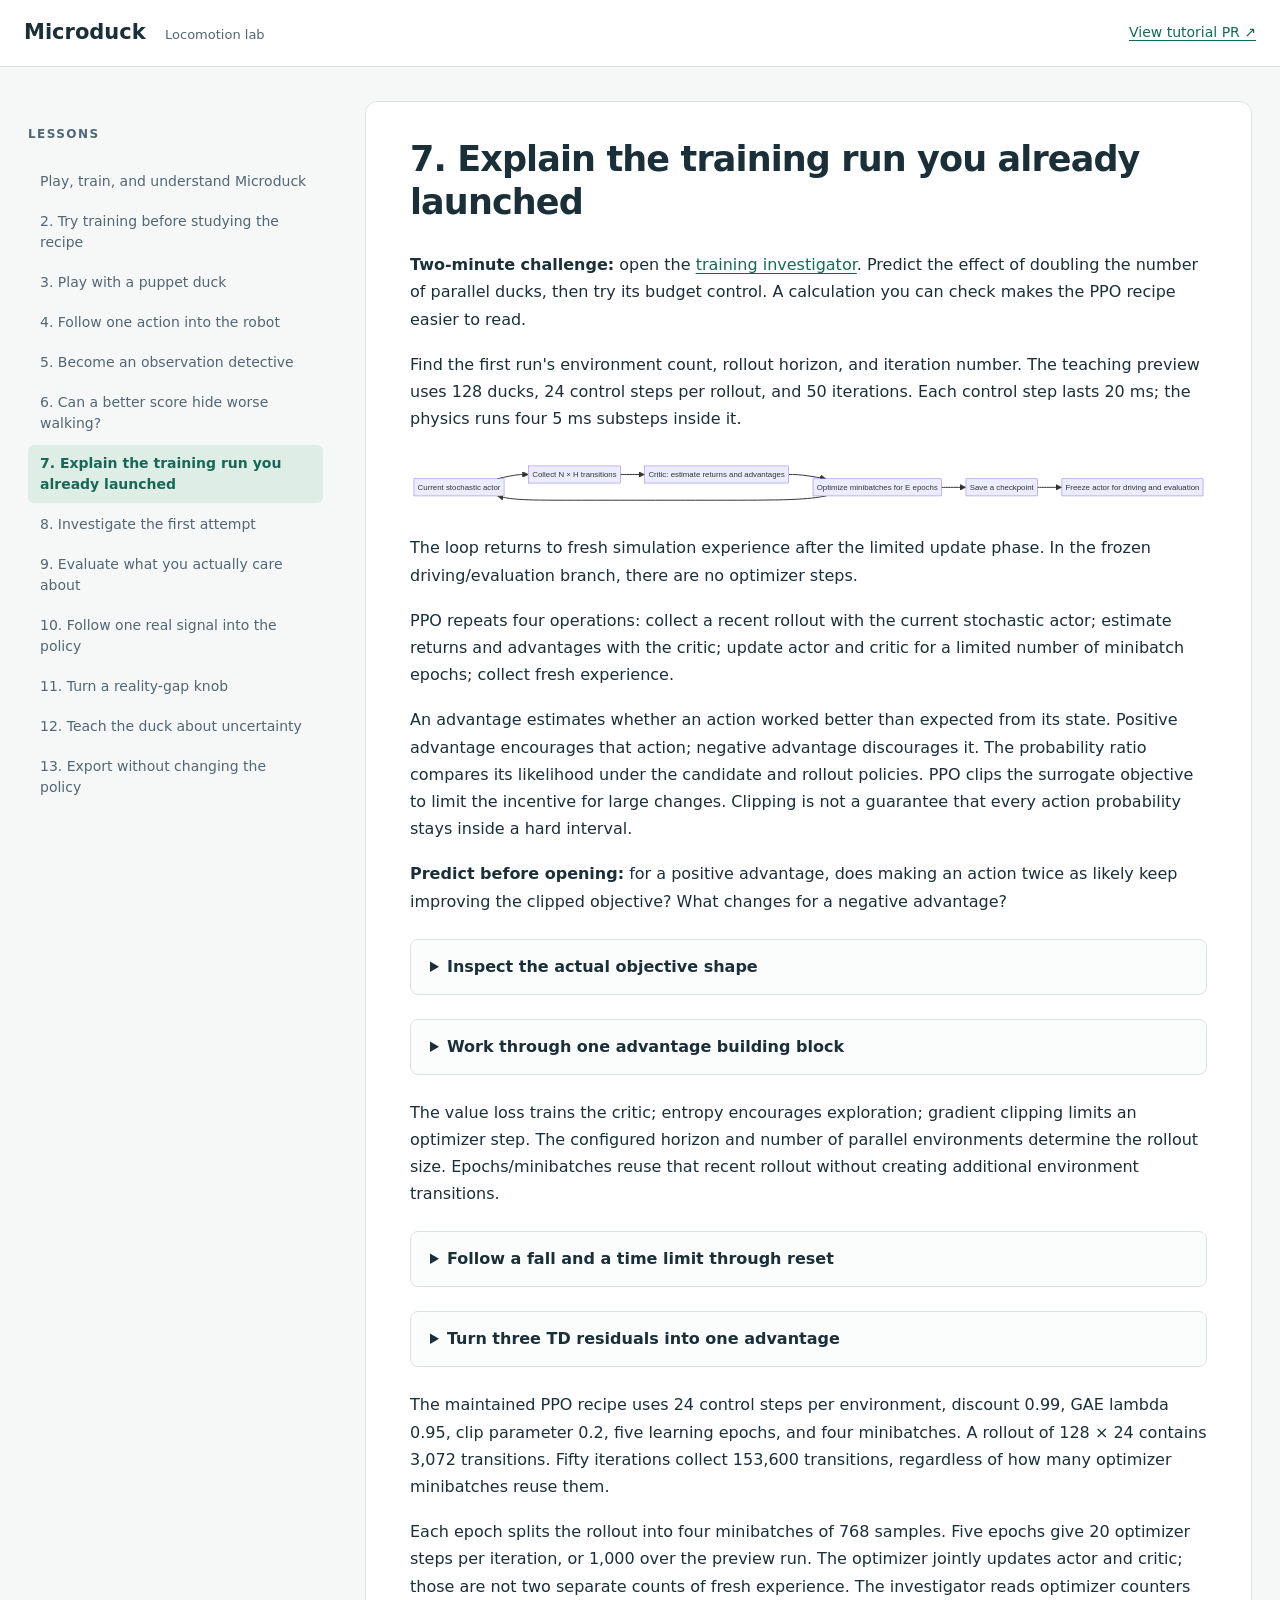
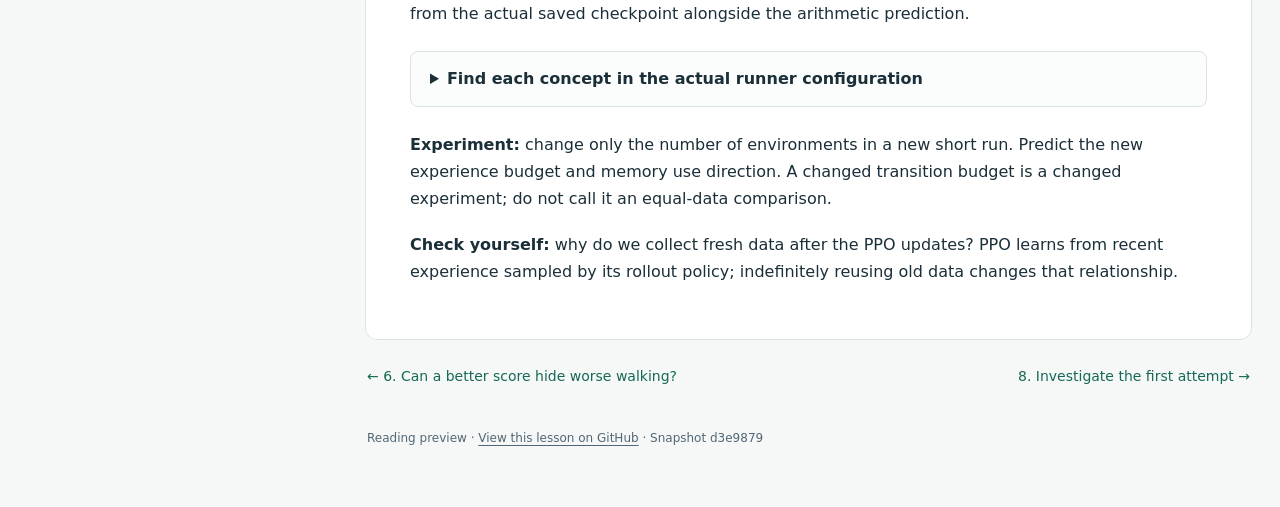
<file: 07-ppo.html>
<!doctype html>
<html lang="en"><head><meta charset="utf-8"><meta name="viewport" content="width=device-width,initial-scale=1">
<title>7. Explain the training run you already launched · Microduck locomotion</title><meta name="description" content="A hands-on tutorial for flat-ground PPO locomotion, Sim2Real and ONNX deployment with Microduck.">
<link rel="stylesheet" href="assets/site.css"><script defer src="assets/mermaid.min.js"></script><script defer src="assets/site.js"></script></head>
<body><header><a class="brand" href="index.html">Microduck <span>Locomotion lab</span></a><a class="source" href="https://github.com/isaac-sim/IsaacLabTutorial/pull/28">View tutorial PR ↗</a></header>
<div class="layout"><aside><details class="navigation" open><summary>Lessons</summary><nav aria-label="Lessons"><a href="index.html">Play, train, and understand Microduck</a><a href="02-first-training.html">2. Try training before studying the recipe</a><a href="03-puppet.html">3. Play with a puppet duck</a><a href="04-actions.html">4. Follow one action into the robot</a><a href="05-observations.html">5. Become an observation detective</a><a href="06-rewards.html">6. Can a better score hide worse walking?</a><a href="07-ppo.html" aria-current="page">7. Explain the training run you already launched</a><a href="08-training.html">8. Investigate the first attempt</a><a href="09-evaluation.html">9. Evaluate what you actually care about</a><a href="10-reality-gap.html">10. Follow one real signal into the policy</a><a href="11-effects.html">11. Turn a reality-gap knob</a><a href="12-robustness.html">12. Teach the duck about uncertainty</a><a href="13-deployment.html">13. Export without changing the policy</a></nav></details></aside>
<main id="main"><article><h1 id="7-explain-the-training-run-you-already-launched">7. Explain the training run you already launched<a class="headerlink" href="#7-explain-the-training-run-you-already-launched" title="Permanent link">¶</a></h1>
<p><strong>Two-minute challenge:</strong> open the <a href="08-training.html#open-the-investigator">training investigator</a>. Predict the effect of doubling the number of parallel ducks, then try its budget control. A calculation you can check makes the PPO recipe easier to read.</p>
<p>Find the first run's environment count, rollout horizon, and iteration number. The teaching preview uses 128 ducks, 24 control steps per rollout, and 50 iterations. Each control step lasts 20 ms; the physics runs four 5 ms substeps inside it.</p>
<pre class="mermaid">flowchart LR
    P[Current stochastic actor] --&gt; R[Collect N × H transitions]
    R --&gt; V[Critic: estimate returns and advantages]
    V --&gt; U[Optimize minibatches for E epochs]
    U --&gt; P
    U --&gt; C[Save a checkpoint]
    C --&gt; F[Freeze actor for driving and evaluation]</pre>

<p>The loop returns to fresh simulation experience after the limited update phase. In the frozen driving/evaluation branch, there are no optimizer steps.</p>
<p>PPO repeats four operations: collect a recent rollout with the current stochastic actor; estimate returns and advantages with the critic; update actor and critic for a limited number of minibatch epochs; collect fresh experience.</p>
<p>An advantage estimates whether an action worked better than expected from its state. Positive advantage encourages that action; negative advantage discourages it. The probability ratio compares its likelihood under the candidate and rollout policies. PPO clips the surrogate objective to limit the incentive for large changes. Clipping is not a guarantee that every action probability stays inside a hard interval.</p>
<p><strong>Predict before opening:</strong> for a positive advantage, does making an action twice as likely keep improving the clipped objective? What changes for a negative advantage?</p>
<details>
<summary>Inspect the actual objective shape</summary>
<p><img alt="Analytic PPO objective: positive advantages flatten above ratio 1.2, while negative advantages flatten below 0.8; the unclipped objective remains a straight line" src="media/ppo-objective.jpg" /></p>
<p>The plot maximizes <code>min(r × A, clip(r, 1 − ε, 1 + ε) × A)</code>, using <code>ε = 0.2</code> and illustrative advantages <code>A = +1</code> and <code>A = −1</code>. Here <code>r = exp(new_log_probability − rollout_log_probability)</code>. RSL-RL minimizes the negative of this expression. These are analytic curves, not training measurements. The clipped and unclipped lines overlap on the side where the objective still discourages a harmful change.</p>
</details>
<details>
<summary>Work through one advantage building block</summary>
<p>For an illustrative transition with reward <code>r = 0.3</code>, value <code>V(s) = 1.0</code>, next value <code>V(s') = 0.9</code>, and discount <code>γ = 0.99</code>:</p>
<table>
<thead>
<tr>
<th>Transition</th>
<th>Next-value bootstrap</th>
<th>One-step TD residual</th>
</tr>
</thead>
<tbody>
<tr>
<td>Ordinary continuing step</td>
<td><code>0.99 × 0.9</code></td>
<td><code>0.3 + 0.891 − 1.0 = 0.191</code></td>
</tr>
<tr>
<td>True terminal fall</td>
<td><code>0</code></td>
<td><code>0.3 − 1.0 = −0.7</code></td>
</tr>
<tr>
<td>Time limit in this pinned runner</td>
<td>Add <code>0.99 × V(s) = 0.99</code> to reward</td>
<td><code>0.3 + 0.99 − 1.0 = 0.29</code></td>
</tr>
</tbody>
</table>
<p>The residual compares a one-step target with the critic's previous estimate. GAE combines residuals across multiple steps using <code>γ</code> and <code>λ</code>; this table is not the full GAE calculation. For this continuing task, RSL-RL 5.5.1 handles <code>time_outs</code> by adding <code>γ × V(s)</code> from the stored pre-step value to the reward, an approximation to bootstrapping the final pre-reset state. True terminations receive no such addition. Do not describe that implementation as evaluating the final observation or bootstrap from an already reset state. The evaluator separately preserves the physical terminal state for diagnosis.</p>
</details>
<p>The value loss trains the critic; entropy encourages exploration; gradient clipping limits an optimizer step. The configured horizon and number of parallel environments determine the rollout size. Epochs/minibatches reuse that recent rollout without creating additional environment transitions.</p>
<details>
<summary>Follow a fall and a time limit through reset</summary>
<pre class="mermaid">flowchart TD
    Step[Physics step and reward] --&gt; End{Episode ending?}
    End --&gt;|No| Continue[Record transition and continue]
    End --&gt;|Fall or time limit| Final[Preserve pre-reset state and ending flags]
    Final --&gt; Reset[Reset physical state and observation/action histories]
    Reset --&gt; New[First observation of the new episode]
    Final --&gt; Flags[Send termination and truncation flags to runner]
    Flags --&gt;|Fall| Terminal[No continuing-value addition]
    Flags --&gt;|Time limit| Timeout[Add discounted stored pre-step value to that transition reward]</pre>
<p>The evaluator holds the first failed pose rather than letting autoreset conceal it. During training, the environment autoresets before returning observations to the runner. Ending flags preserve the distinction; the time-limit addition uses the runner's stored pre-step value, not the new reset state's value. See the numerical example above for this pinned runner's approximation.</p>
</details>
<details>
<summary>Turn three TD residuals into one advantage</summary>
<p>Use illustrative rewards <code>[0.3, 0.2, 0.1]</code>, values <code>[1.0, 0.9, 0.8]</code>, and a true terminal fall after the third transition. With <code>γ = 0.99</code>, the residuals are <code>[0.191, 0.092, -0.7]</code>. GAE accumulates backwards with <code>γλ = 0.9405</code>:</p>
<table>
<thead>
<tr>
<th>Transition</th>
<th style="text-align: right;">Residual δ</th>
<th style="text-align: right;">Advantage A = δ + γλ × next A</th>
</tr>
</thead>
<tbody>
<tr>
<td>2, terminal fall</td>
<td style="text-align: right;">−0.700</td>
<td style="text-align: right;">−0.700</td>
</tr>
<tr>
<td>1</td>
<td style="text-align: right;">0.092</td>
<td style="text-align: right;">−0.56635</td>
</tr>
<tr>
<td>0</td>
<td style="text-align: right;">0.191</td>
<td style="text-align: right;">−0.341652175</td>
</tr>
</tbody>
</table>
<p>The value targets are <code>A + V</code>: approximately <code>[0.65835, 0.33365, 0.1]</code>. Positive immediate reward can still lead to negative advantage when the subsequent outcome is worse than the critic expected. This terminal example has no timeout addition; use the earlier table for the pinned runner's separate timeout convention. Advantage normalization during optimization is another step.</p>
<p><strong>Predict:</strong> if the final reward improves, which earlier advantages change? All preceding advantages receive the discounted effect.</p>
</details>
<p>The maintained PPO recipe uses 24 control steps per environment, discount 0.99, GAE lambda 0.95, clip parameter 0.2, five learning epochs, and four minibatches. A rollout of 128 × 24 contains 3,072 transitions. Fifty iterations collect 153,600 transitions, regardless of how many optimizer minibatches reuse them.</p>
<p>Each epoch splits the rollout into four minibatches of 768 samples. Five epochs give 20 optimizer steps per iteration, or 1,000 over the preview run. The optimizer jointly updates actor and critic; those are not two separate counts of fresh experience. The investigator reads optimizer counters from the actual saved checkpoint alongside the arithmetic prediction.</p>
<details>
<summary>Find each concept in the actual runner configuration</summary>
<p>The tutorial's <code>tasks/locomotion/config/microduck/agents/rsl_rl_ppo_cfg.py</code> inherits the pinned Microduck runner. Your run's <code>params/agent.yaml</code> contains the resolved values:</p>
<table>
<thead>
<tr>
<th>Concept</th>
<th>Saved configuration field</th>
</tr>
</thead>
<tbody>
<tr>
<td>Rollout horizon</td>
<td><code>num_steps_per_env</code></td>
</tr>
<tr>
<td>Discount and GAE</td>
<td><code>algorithm.gamma</code>, <code>algorithm.lam</code></td>
</tr>
<tr>
<td>Probability-ratio clipping</td>
<td><code>algorithm.clip_param</code></td>
</tr>
<tr>
<td>Entropy and value weighting</td>
<td><code>algorithm.entropy_coef</code>, <code>algorithm.value_loss_coef</code></td>
</tr>
<tr>
<td>Gradient clipping</td>
<td><code>algorithm.max_grad_norm</code></td>
</tr>
<tr>
<td>Data reuse</td>
<td><code>algorithm.num_learning_epochs</code>, <code>algorithm.num_mini_batches</code></td>
</tr>
<tr>
<td>Actor/critic architecture</td>
<td><code>actor</code>, <code>critic</code></td>
</tr>
<tr>
<td>Requested update cycles</td>
<td><code>max_iterations</code></td>
</tr>
</tbody>
</table>
<p>Read the YAML from <code>DUCK_FIRST_RUN</code>. Find gamma, lambda and the epoch count before changing anything. The saved resolved configuration is more informative than the small subclass alone.</p>
</details>
<p><strong>Experiment:</strong> change only the number of environments in a new short run. Predict the new experience budget and memory use direction. A changed transition budget is a changed experiment; do not call it an equal-data comparison.</p>
<p><strong>Check yourself:</strong> why do we collect fresh data after the PPO updates? PPO learns from recent experience sampled by its rollout policy; indefinitely reusing old data changes that relationship.</p></article><nav class="pagination" aria-label="Previous and next lesson"><a href="06-rewards.html">← 6. Can a better score hide worse walking?</a><a href="08-training.html">8. Investigate the first attempt →</a></nav>
<footer>Reading preview · <a href="https://github.com/AntoineRichard/IsaacLabTutorial/blob/d3e987957320f1a7c617b776019313b286d373c1/docs/locomotion/07-ppo.md">View this lesson on GitHub</a> · Snapshot d3e9879</footer></main></div></body></html>
</file>
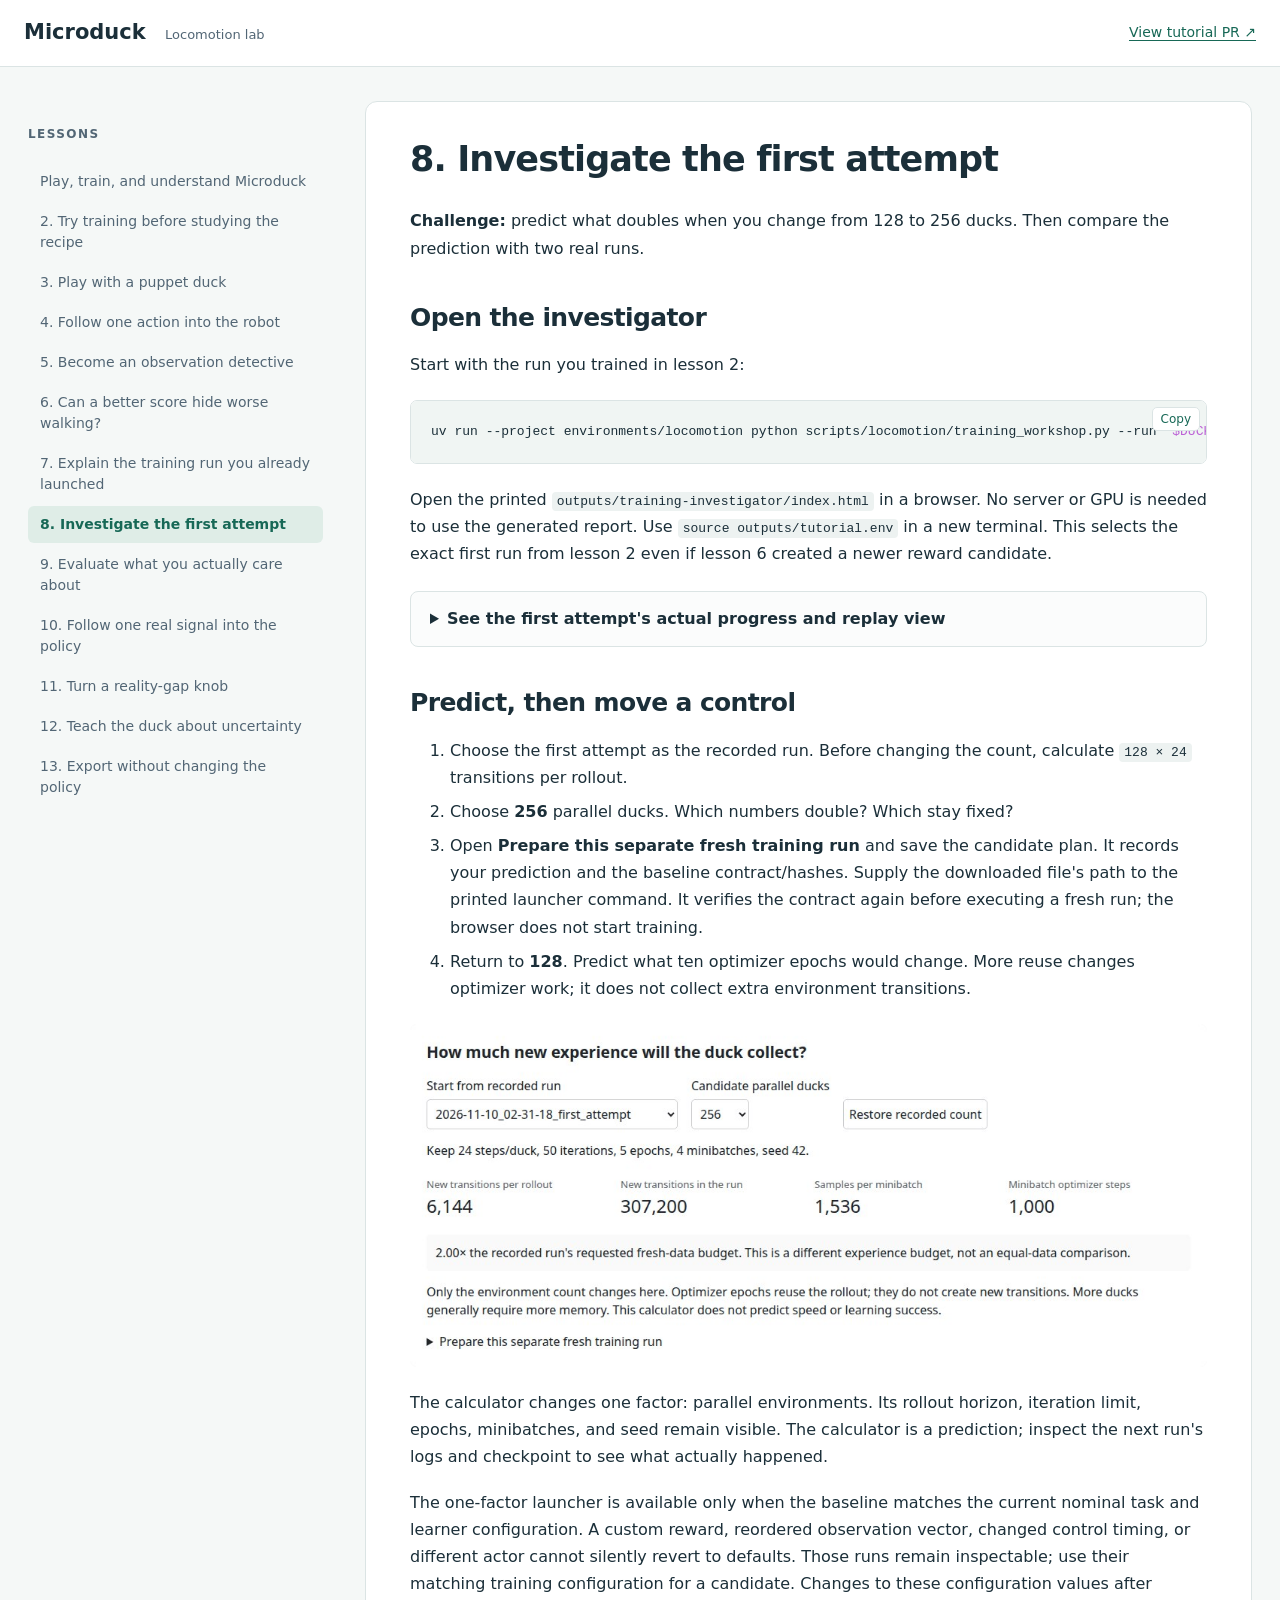
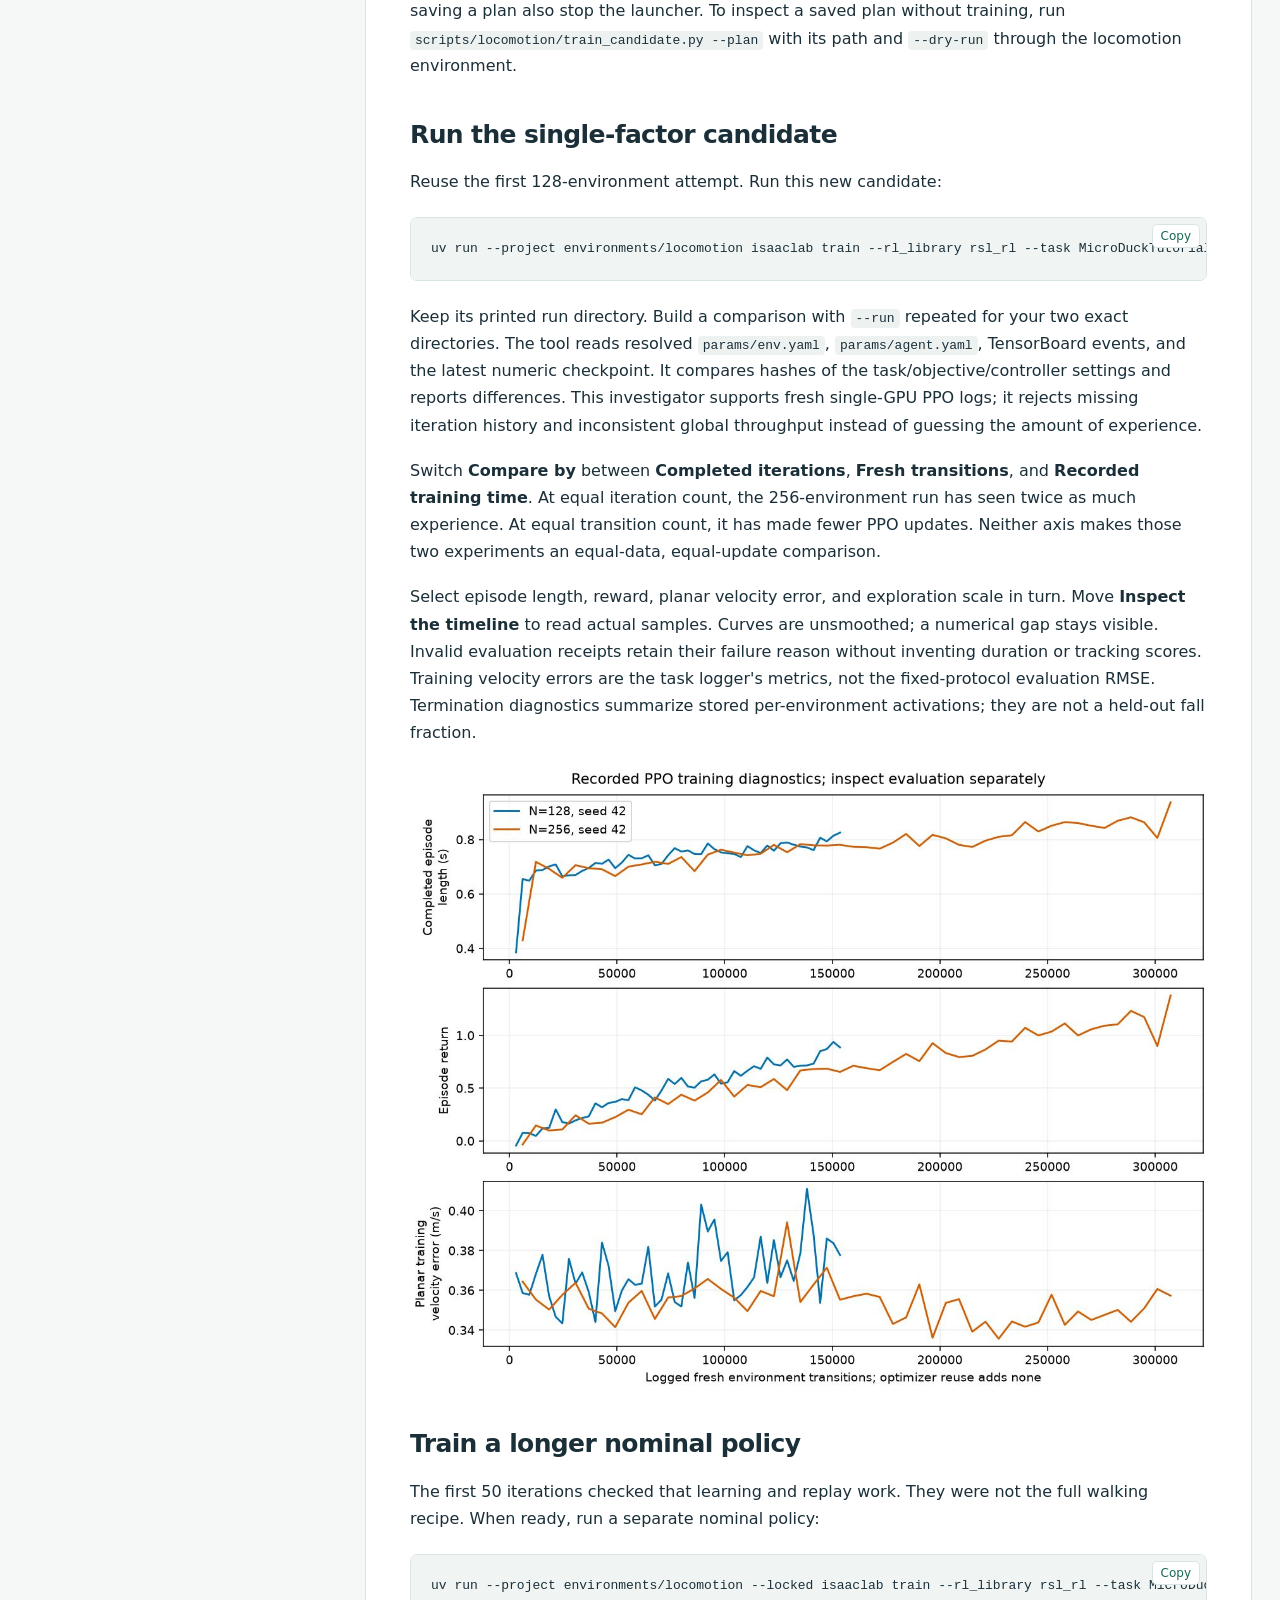
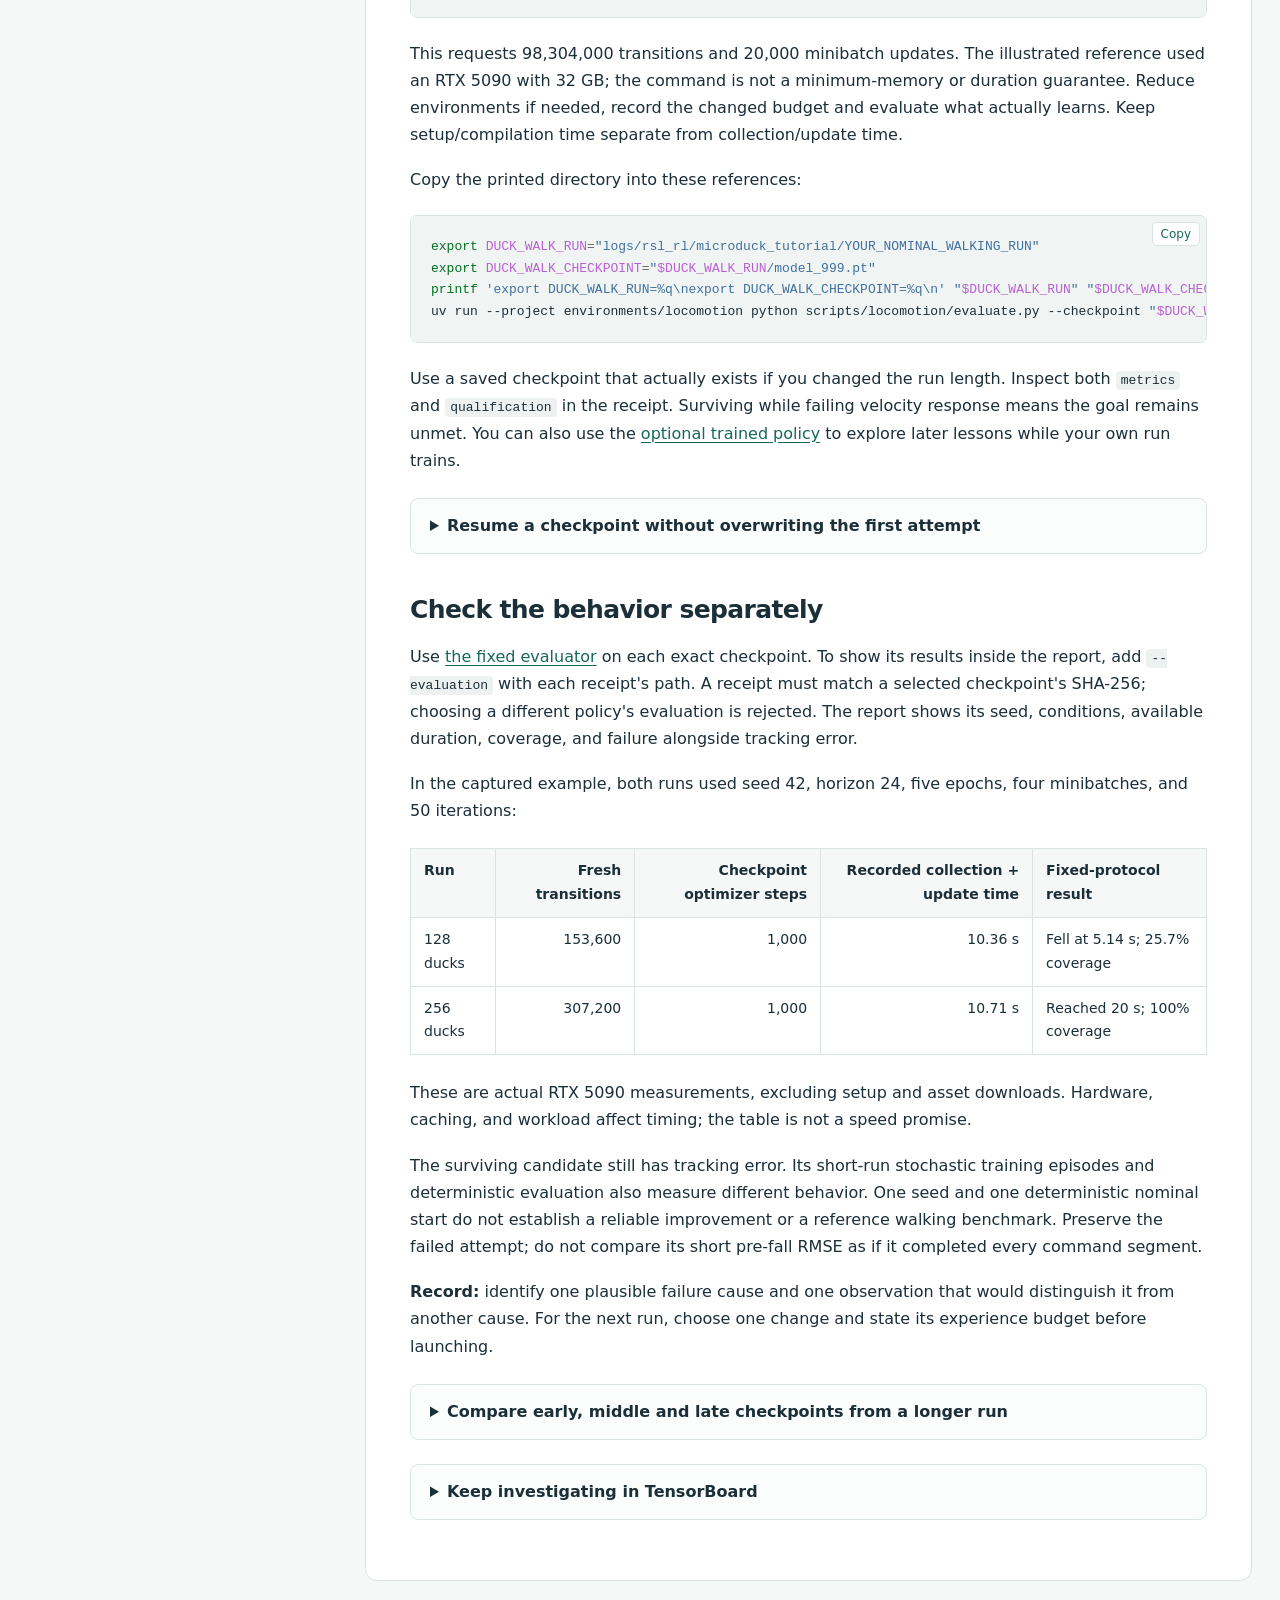
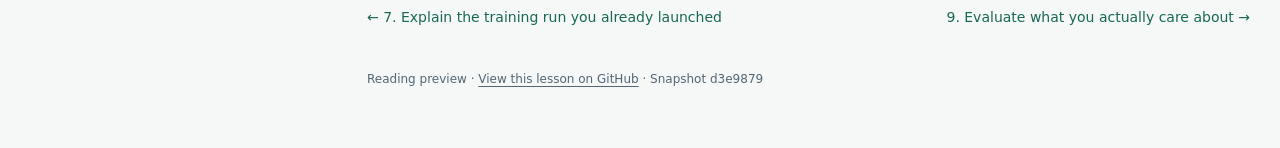
<file: 08-training.html>
<!doctype html>
<html lang="en"><head><meta charset="utf-8"><meta name="viewport" content="width=device-width,initial-scale=1">
<title>8. Investigate the first attempt · Microduck locomotion</title><meta name="description" content="A hands-on tutorial for flat-ground PPO locomotion, Sim2Real and ONNX deployment with Microduck.">
<link rel="stylesheet" href="assets/site.css"><script defer src="assets/mermaid.min.js"></script><script defer src="assets/site.js"></script></head>
<body><header><a class="brand" href="index.html">Microduck <span>Locomotion lab</span></a><a class="source" href="https://github.com/isaac-sim/IsaacLabTutorial/pull/28">View tutorial PR ↗</a></header>
<div class="layout"><aside><details class="navigation" open><summary>Lessons</summary><nav aria-label="Lessons"><a href="index.html">Play, train, and understand Microduck</a><a href="02-first-training.html">2. Try training before studying the recipe</a><a href="03-puppet.html">3. Play with a puppet duck</a><a href="04-actions.html">4. Follow one action into the robot</a><a href="05-observations.html">5. Become an observation detective</a><a href="06-rewards.html">6. Can a better score hide worse walking?</a><a href="07-ppo.html">7. Explain the training run you already launched</a><a href="08-training.html" aria-current="page">8. Investigate the first attempt</a><a href="09-evaluation.html">9. Evaluate what you actually care about</a><a href="10-reality-gap.html">10. Follow one real signal into the policy</a><a href="11-effects.html">11. Turn a reality-gap knob</a><a href="12-robustness.html">12. Teach the duck about uncertainty</a><a href="13-deployment.html">13. Export without changing the policy</a></nav></details></aside>
<main id="main"><article><h1 id="8-investigate-the-first-attempt">8. Investigate the first attempt<a class="headerlink" href="#8-investigate-the-first-attempt" title="Permanent link">¶</a></h1>
<p><strong>Challenge:</strong> predict what doubles when you change from 128 to 256 ducks. Then compare the prediction with two real runs.</p>
<h2 id="open-the-investigator">Open the investigator<a class="headerlink" href="#open-the-investigator" title="Permanent link">¶</a></h2>
<p>Start with the run you trained in lesson 2:</p>
<div class="codehilite"><pre><span></span><code>uv<span class="w"> </span>run<span class="w"> </span>--project<span class="w"> </span>environments/locomotion<span class="w"> </span>python<span class="w"> </span>scripts/locomotion/training_workshop.py<span class="w"> </span>--run<span class="w"> </span><span class="s2">"</span><span class="nv">$DUCK_FIRST_RUN</span><span class="s2">"</span>
</code></pre></div>

<p>Open the printed <code>outputs/training-investigator/index.html</code> in a browser. No server or GPU is needed to use the generated report. Use <code>source outputs/tutorial.env</code> in a new terminal. This selects the exact first run from lesson 2 even if lesson 6 created a newer reward candidate.</p>
<details>
<summary>See the first attempt's actual progress and replay view</summary>
<p><img alt="Actual Chrome investigator view of the first fresh PPO run: a mean completed training-episode length curve, 153600 logged transitions, 1000 checkpoint optimizer steps, and the separate evaluation's fall at 5.14 seconds with its exact local replay command" src="media/first-attempt-investigator.jpg" /></p>
<p>The curve contains the 50 raw logged samples. Its mean completed training-episode length ends near 0.825 s. That stochastic training diagnostic and the frozen policy's deterministic 5.14 s evaluation are different measurements; neither proves a useful gait. The table records the actual budget, and the final panel keeps the fall and limited coverage visible.</p>
</details>
<h2 id="predict-then-move-a-control">Predict, then move a control<a class="headerlink" href="#predict-then-move-a-control" title="Permanent link">¶</a></h2>
<ol>
<li>Choose the first attempt as the recorded run. Before changing the count, calculate <code>128 × 24</code> transitions per rollout.</li>
<li>Choose <strong>256</strong> parallel ducks. Which numbers double? Which stay fixed?</li>
<li>Open <strong>Prepare this separate fresh training run</strong> and save the candidate plan. It records your prediction and the baseline contract/hashes. Supply the downloaded file's path to the printed launcher command. It verifies the contract again before executing a fresh run; the browser does not start training.</li>
<li>Return to <strong>128</strong>. Predict what ten optimizer epochs would change. More reuse changes optimizer work; it does not collect extra environment transitions.</li>
</ol>
<p><img alt="The real budget calculator shows that 256 ducks collect 6144 transitions per rollout and 307200 in fifty iterations while keeping 1000 optimizer steps" src="media/training-budget.jpg" /></p>
<p>The calculator changes one factor: parallel environments. Its rollout horizon, iteration limit, epochs, minibatches, and seed remain visible. The calculator is a prediction; inspect the next run's logs and checkpoint to see what actually happened.</p>
<p>The one-factor launcher is available only when the baseline matches the current nominal task and learner configuration. A custom reward, reordered observation vector, changed control timing, or different actor cannot silently revert to defaults. Those runs remain inspectable; use their matching training configuration for a candidate. Changes to these configuration values after saving a plan also stop the launcher. To inspect a saved plan without training, run <code>scripts/locomotion/train_candidate.py --plan</code> with its path and <code>--dry-run</code> through the locomotion environment.</p>
<h2 id="run-the-single-factor-candidate">Run the single-factor candidate<a class="headerlink" href="#run-the-single-factor-candidate" title="Permanent link">¶</a></h2>
<p>Reuse the first 128-environment attempt. Run this new candidate:</p>
<div class="codehilite"><pre><span></span><code>uv<span class="w"> </span>run<span class="w"> </span>--project<span class="w"> </span>environments/locomotion<span class="w"> </span>isaaclab<span class="w"> </span>train<span class="w"> </span>--rl_library<span class="w"> </span>rsl_rl<span class="w"> </span>--task<span class="w"> </span>MicroDuckTutorial-Velocity-Flat<span class="w"> </span>--num_envs<span class="w"> </span><span class="m">256</span><span class="w"> </span>--max_iterations<span class="w"> </span><span class="m">50</span><span class="w"> </span>--seed<span class="w"> </span><span class="m">42</span><span class="w"> </span>--run_name<span class="w"> </span>investigator_n256<span class="w"> </span>--visualizer<span class="w"> </span>none
</code></pre></div>

<p>Keep its printed run directory. Build a comparison with <code>--run</code> repeated for your two exact directories. The tool reads resolved <code>params/env.yaml</code>, <code>params/agent.yaml</code>, TensorBoard events, and the latest numeric checkpoint. It compares hashes of the task/objective/controller settings and reports differences. This investigator supports fresh single-GPU PPO logs; it rejects missing iteration history and inconsistent global throughput instead of guessing the amount of experience.</p>
<p>Switch <strong>Compare by</strong> between <strong>Completed iterations</strong>, <strong>Fresh transitions</strong>, and <strong>Recorded training time</strong>. At equal iteration count, the 256-environment run has seen twice as much experience. At equal transition count, it has made fewer PPO updates. Neither axis makes those two experiments an equal-data, equal-update comparison.</p>
<p>Select episode length, reward, planar velocity error, and exploration scale in turn. Move <strong>Inspect the timeline</strong> to read actual samples. Curves are unsmoothed; a numerical gap stays visible. Invalid evaluation receipts retain their failure reason without inventing duration or tracking scores. Training velocity errors are the task logger's metrics, not the fixed-protocol evaluation RMSE. Termination diagnostics summarize stored per-environment activations; they are not a held-out fall fraction.</p>
<p><img alt="Recorded training curves for 128 and 256 ducks show rising episode return and episode length, with different experience budgets and still-substantial velocity error" src="media/training-curves.jpg" /></p>
<h2 id="train-a-longer-nominal-policy">Train a longer nominal policy<a class="headerlink" href="#train-a-longer-nominal-policy" title="Permanent link">¶</a></h2>
<p>The first 50 iterations checked that learning and replay work. They were not the full walking recipe. When ready, run a separate nominal policy:</p>
<div class="codehilite"><pre><span></span><code>uv<span class="w"> </span>run<span class="w"> </span>--project<span class="w"> </span>environments/locomotion<span class="w"> </span>--locked<span class="w"> </span>isaaclab<span class="w"> </span>train<span class="w"> </span>--rl_library<span class="w"> </span>rsl_rl<span class="w"> </span>--task<span class="w"> </span>MicroDuckTutorial-Velocity-Flat<span class="w"> </span>--num_envs<span class="w"> </span><span class="m">4096</span><span class="w"> </span>--max_iterations<span class="w"> </span><span class="m">1000</span><span class="w"> </span>--seed<span class="w"> </span><span class="m">42</span><span class="w"> </span>--run_name<span class="w"> </span>nominal_walking<span class="w"> </span>--visualizer<span class="w"> </span>none
</code></pre></div>

<p>This requests 98,304,000 transitions and 20,000 minibatch updates. The illustrated reference used an RTX 5090 with 32 GB; the command is not a minimum-memory or duration guarantee. Reduce environments if needed, record the changed budget and evaluate what actually learns. Keep setup/compilation time separate from collection/update time.</p>
<p>Copy the printed directory into these references:</p>
<div class="codehilite"><pre><span></span><code><span class="nb">export</span><span class="w"> </span><span class="nv">DUCK_WALK_RUN</span><span class="o">=</span><span class="s2">"logs/rsl_rl/microduck_tutorial/YOUR_NOMINAL_WALKING_RUN"</span>
<span class="nb">export</span><span class="w"> </span><span class="nv">DUCK_WALK_CHECKPOINT</span><span class="o">=</span><span class="s2">"</span><span class="nv">$DUCK_WALK_RUN</span><span class="s2">/model_999.pt"</span>
<span class="nb">printf</span><span class="w"> </span><span class="s1">'export DUCK_WALK_RUN=%q\nexport DUCK_WALK_CHECKPOINT=%q\n'</span><span class="w"> </span><span class="s2">"</span><span class="nv">$DUCK_WALK_RUN</span><span class="s2">"</span><span class="w"> </span><span class="s2">"</span><span class="nv">$DUCK_WALK_CHECKPOINT</span><span class="s2">"</span><span class="w"> </span>&gt;&gt;<span class="w"> </span>outputs/tutorial.env
uv<span class="w"> </span>run<span class="w"> </span>--project<span class="w"> </span>environments/locomotion<span class="w"> </span>python<span class="w"> </span>scripts/locomotion/evaluate.py<span class="w"> </span>--checkpoint<span class="w"> </span><span class="s2">"</span><span class="nv">$DUCK_WALK_CHECKPOINT</span><span class="s2">"</span><span class="w"> </span>--start-protocol<span class="w"> </span>balance-starts-v1<span class="w"> </span>--seed<span class="w"> </span><span class="m">0</span><span class="w"> </span>--output<span class="w"> </span>outputs/walking-check
</code></pre></div>

<p>Use a saved checkpoint that actually exists if you changed the run length. Inspect both <code>metrics</code> and <code>qualification</code> in the receipt. Surviving while failing velocity response means the goal remains unmet. You can also use the <a href="index.html#try-a-trained-policy">optional trained policy</a> to explore later lessons while your own run trains.</p>
<details>
<summary>Resume a checkpoint without overwriting the first attempt</summary>
<p>Keep the first run intact and start a new output run from its explicit checkpoint:</p>
<div class="codehilite"><pre><span></span><code>uv<span class="w"> </span>run<span class="w"> </span>--project<span class="w"> </span>environments/locomotion<span class="w"> </span>--locked<span class="w"> </span>isaaclab<span class="w"> </span>train<span class="w"> </span>--rl_library<span class="w"> </span>rsl_rl<span class="w"> </span>--task<span class="w"> </span>MicroDuckTutorial-Velocity-Flat<span class="w"> </span>--checkpoint<span class="w"> </span><span class="s2">"</span><span class="nv">$DUCK_FIRST_CHECKPOINT</span><span class="s2">"</span><span class="w"> </span>--num_envs<span class="w"> </span><span class="m">128</span><span class="w"> </span>--max_iterations<span class="w"> </span><span class="m">10</span><span class="w"> </span>--seed<span class="w"> </span><span class="m">42</span><span class="w"> </span>--run_name<span class="w"> </span>resume_first_attempt<span class="w"> </span>--visualizer<span class="w"> </span>none
</code></pre></div>

<p>Match the original environment count and configuration if you changed them. In this pinned runner, <code>--checkpoint</code> loads the model, normalizers and optimizer by default; <code>--max_iterations 10</code> requests <strong>ten additional collection/update cycles</strong>. A new simulation starts, so this is not an exact continuation of the old physical states or random stream. The runner's checkpoint index can repeat its loaded index; use optimizer counters and logs when counting completed work.</p>
<p>Compare the loaded and new checkpoint's optimizer steps: ten cycles with five epochs and four minibatches add 200 optimizer updates. Open the new run separately in TensorBoard. The training investigator accepts complete fresh logs beginning at iteration zero and intentionally rejects this resumed history. Do not mix resumed runs into the independent fresh-seed comparison in lesson 9.</p>
</details>
<h2 id="check-the-behavior-separately">Check the behavior separately<a class="headerlink" href="#check-the-behavior-separately" title="Permanent link">¶</a></h2>
<p>Use <a href="09-evaluation.html">the fixed evaluator</a> on each exact checkpoint. To show its results inside the report, add <code>--evaluation</code> with each receipt's path. A receipt must match a selected checkpoint's SHA-256; choosing a different policy's evaluation is rejected. The report shows its seed, conditions, available duration, coverage, and failure alongside tracking error.</p>
<p>In the captured example, both runs used seed 42, horizon 24, five epochs, four minibatches, and 50 iterations:</p>
<table>
<thead>
<tr>
<th>Run</th>
<th style="text-align: right;">Fresh transitions</th>
<th style="text-align: right;">Checkpoint optimizer steps</th>
<th style="text-align: right;">Recorded collection + update time</th>
<th>Fixed-protocol result</th>
</tr>
</thead>
<tbody>
<tr>
<td>128 ducks</td>
<td style="text-align: right;">153,600</td>
<td style="text-align: right;">1,000</td>
<td style="text-align: right;">10.36 s</td>
<td>Fell at 5.14 s; 25.7% coverage</td>
</tr>
<tr>
<td>256 ducks</td>
<td style="text-align: right;">307,200</td>
<td style="text-align: right;">1,000</td>
<td style="text-align: right;">10.71 s</td>
<td>Reached 20 s; 100% coverage</td>
</tr>
</tbody>
</table>
<p>These are actual RTX 5090 measurements, excluding setup and asset downloads. Hardware, caching, and workload affect timing; the table is not a speed promise.</p>
<p>The surviving candidate still has tracking error. Its short-run stochastic training episodes and deterministic evaluation also measure different behavior. One seed and one deterministic nominal start do not establish a reliable improvement or a reference walking benchmark. Preserve the failed attempt; do not compare its short pre-fall RMSE as if it completed every command segment.</p>
<p><strong>Record:</strong> identify one plausible failure cause and one observation that would distinguish it from another cause. For the next run, choose one change and state its experience budget before launching.</p>
<details>
<summary>Compare early, middle and late checkpoints from a longer run</summary>
<p>Predict which snapshot first survives, and which follows every command. These three checkpoints come from <strong>one separate 4,096-environment training run</strong>, training seed 42, evaluated independently from the same actual <code>balance-starts-v1</code> start, seed 0. All camera panels preserve the same fixed world view.</p>
<p><img alt="At simulation time 14 seconds, the first checkpoint's fallen pose is explicitly held while the 101-iteration and 1000-iteration policies continue their own recordings; actual transition and optimizer budgets remain visible" src="media/training-progress.jpg" /></p>
<p><a href="https://github.com/AntoineRichard/IsaacLabTutorial/releases/download/microduck-tutorial-media-3463b86/training-progress.mp4">Watch the native movie</a>.</p>
<table>
<thead>
<tr>
<th>Saved checkpoint</th>
<th style="text-align: right;">Completed iterations</th>
<th style="text-align: right;">Fresh transitions</th>
<th style="text-align: right;">Optimizer steps</th>
<th>This fixed-start result</th>
</tr>
</thead>
<tbody>
<tr>
<td><code>model_0.pt</code></td>
<td style="text-align: right;">1</td>
<td style="text-align: right;">98,304</td>
<td style="text-align: right;">20</td>
<td>Fell at 0.82 s</td>
</tr>
<tr>
<td><code>model_100.pt</code></td>
<td style="text-align: right;">101</td>
<td style="text-align: right;">9,928,704</td>
<td style="text-align: right;">2,020</td>
<td>Survived 20 s; failed command response</td>
</tr>
<tr>
<td><code>model_999.pt</code></td>
<td style="text-align: right;">1,000</td>
<td style="text-align: right;">98,304,000</td>
<td style="text-align: right;">20,000</td>
<td>Completed 20 s and passed response criteria</td>
</tr>
</tbody>
</table>
<p><code>model_0</code> is saved <strong>after</strong> the first collection/update cycle. It is not an untrained policy. The counts come from checkpoint optimizer counters and contiguous event logs, rather than filenames alone. These snapshots show one learning history and one evaluation start; they do not estimate variation across independent training seeds. Training need not improve monotonically.</p>
<p>To make a comparison from your own longer run, evaluate its selected checkpoints separately using identical starts and commands:</p>
<div class="codehilite"><pre><span></span><code>uv<span class="w"> </span>run<span class="w"> </span>--project<span class="w"> </span>environments/locomotion<span class="w"> </span>python<span class="w"> </span>scripts/locomotion/evaluate.py<span class="w"> </span>--checkpoint<span class="w"> </span>PATH_TO_YOUR_FULL_RUN/model_0.pt<span class="w"> </span>--start-protocol<span class="w"> </span>balance-starts-v1<span class="w"> </span>--seed<span class="w"> </span><span class="m">0</span><span class="w"> </span>--output<span class="w"> </span>outputs/progress/iteration-0
</code></pre></div>

<p>Replace the run-directory placeholder with your saved run. Repeat with <code>model_100.pt</code> and <code>model_999.pt</code>, choosing a distinct output directory each time. Open a matched pair with <code>compare.py --reference FIRST_RECEIPT --candidate SECOND_RECEIPT</code> through the locomotion environment. Preserve the early failure when interpreting progress.</p>
</details>
<details>
<summary>Keep investigating in TensorBoard</summary>
<div class="codehilite"><pre><span></span><code>uv<span class="w"> </span>run<span class="w"> </span>--project<span class="w"> </span>environments/locomotion<span class="w"> </span>python<span class="w"> </span>-m<span class="w"> </span>tensorboard.main<span class="w"> </span>--logdir<span class="w"> </span>logs/rsl_rl/microduck_tutorial
</code></pre></div>

<p>Inspect reward, mean episode length, velocity errors, exploration scale, losses, and ending diagnostics together. A high upright reward can coexist with poor command tracking. The nominal task disables extra sensor corruption, command/observation delay, battery variation, pushes, and curricula while retaining the BAM actuator model. Head/body commands remain fixed. Physical behavior, observed inputs, and learning diagnostics help distinguish causes; an extra training budget alone is not a diagnosis.</p>
</details></article><nav class="pagination" aria-label="Previous and next lesson"><a href="07-ppo.html">← 7. Explain the training run you already launched</a><a href="09-evaluation.html">9. Evaluate what you actually care about →</a></nav>
<footer>Reading preview · <a href="https://github.com/AntoineRichard/IsaacLabTutorial/blob/d3e987957320f1a7c617b776019313b286d373c1/docs/locomotion/08-training.md">View this lesson on GitHub</a> · Snapshot d3e9879</footer></main></div></body></html>
</file>
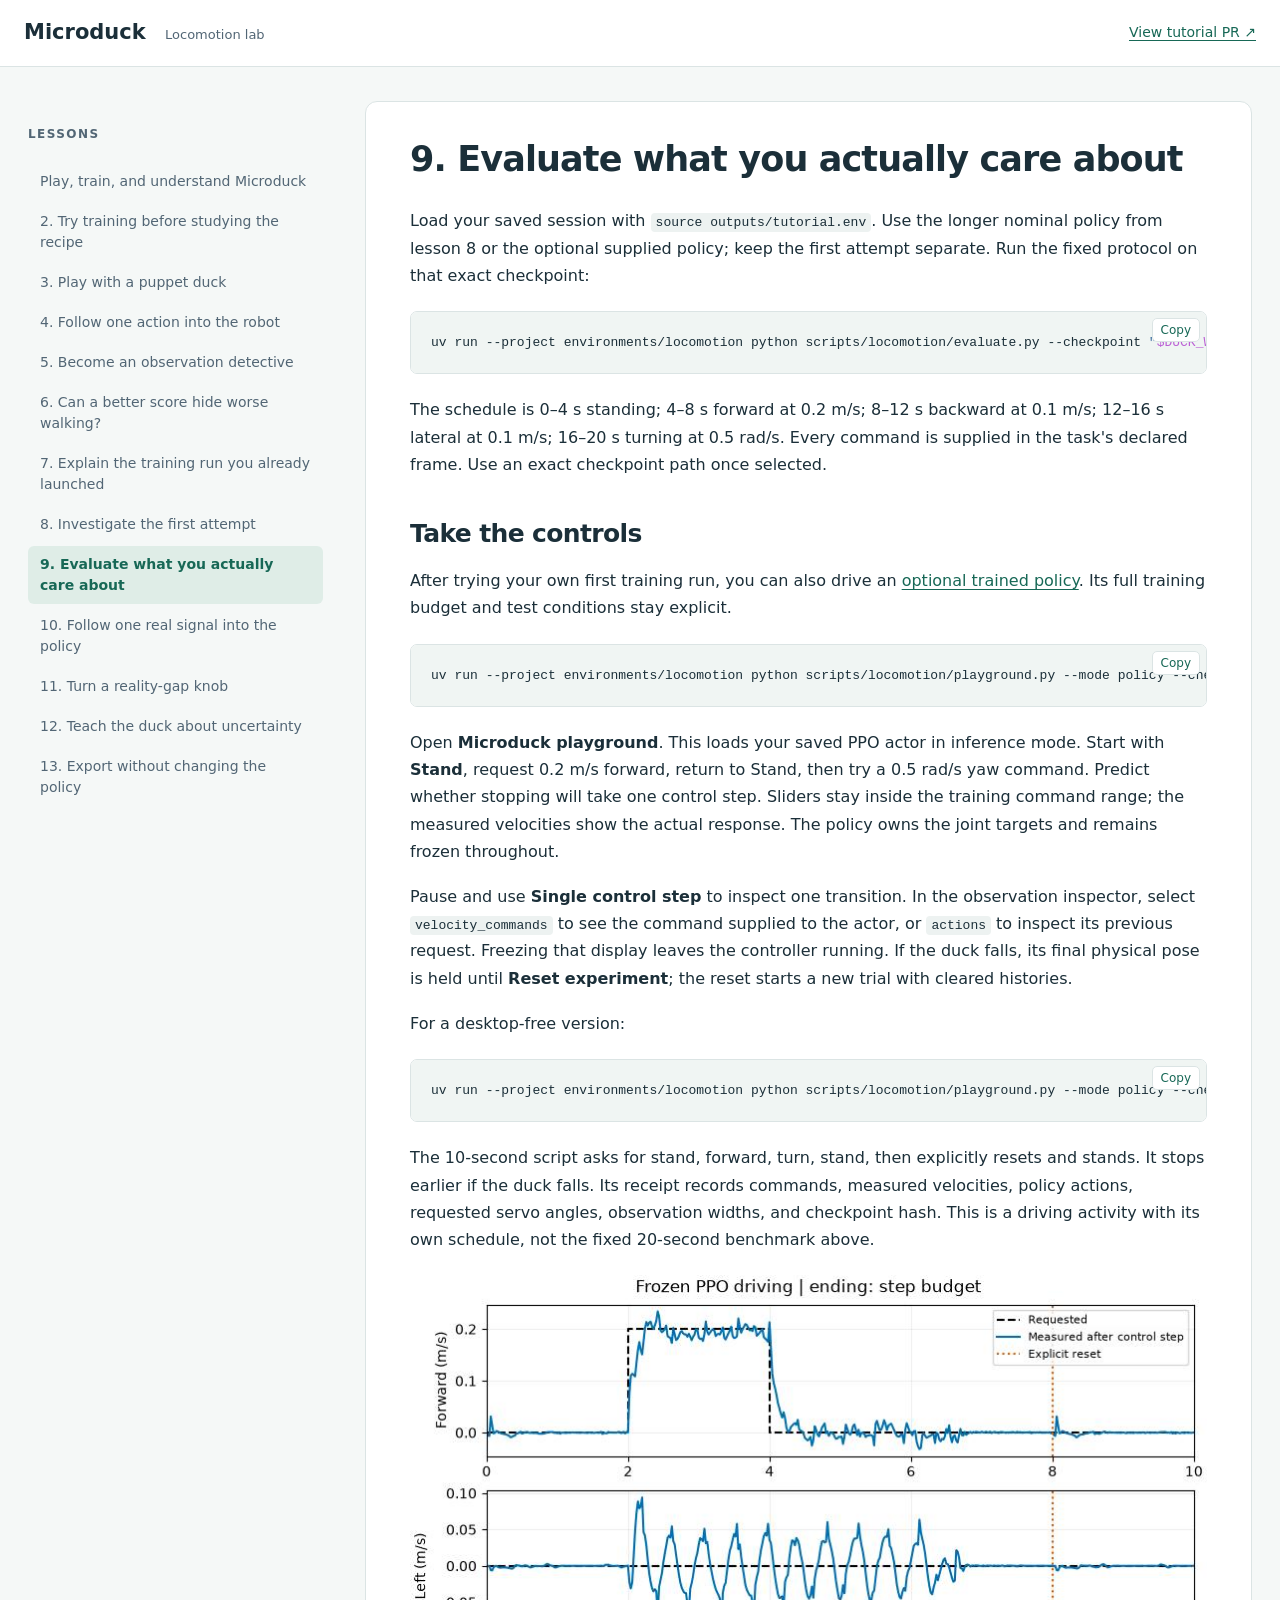
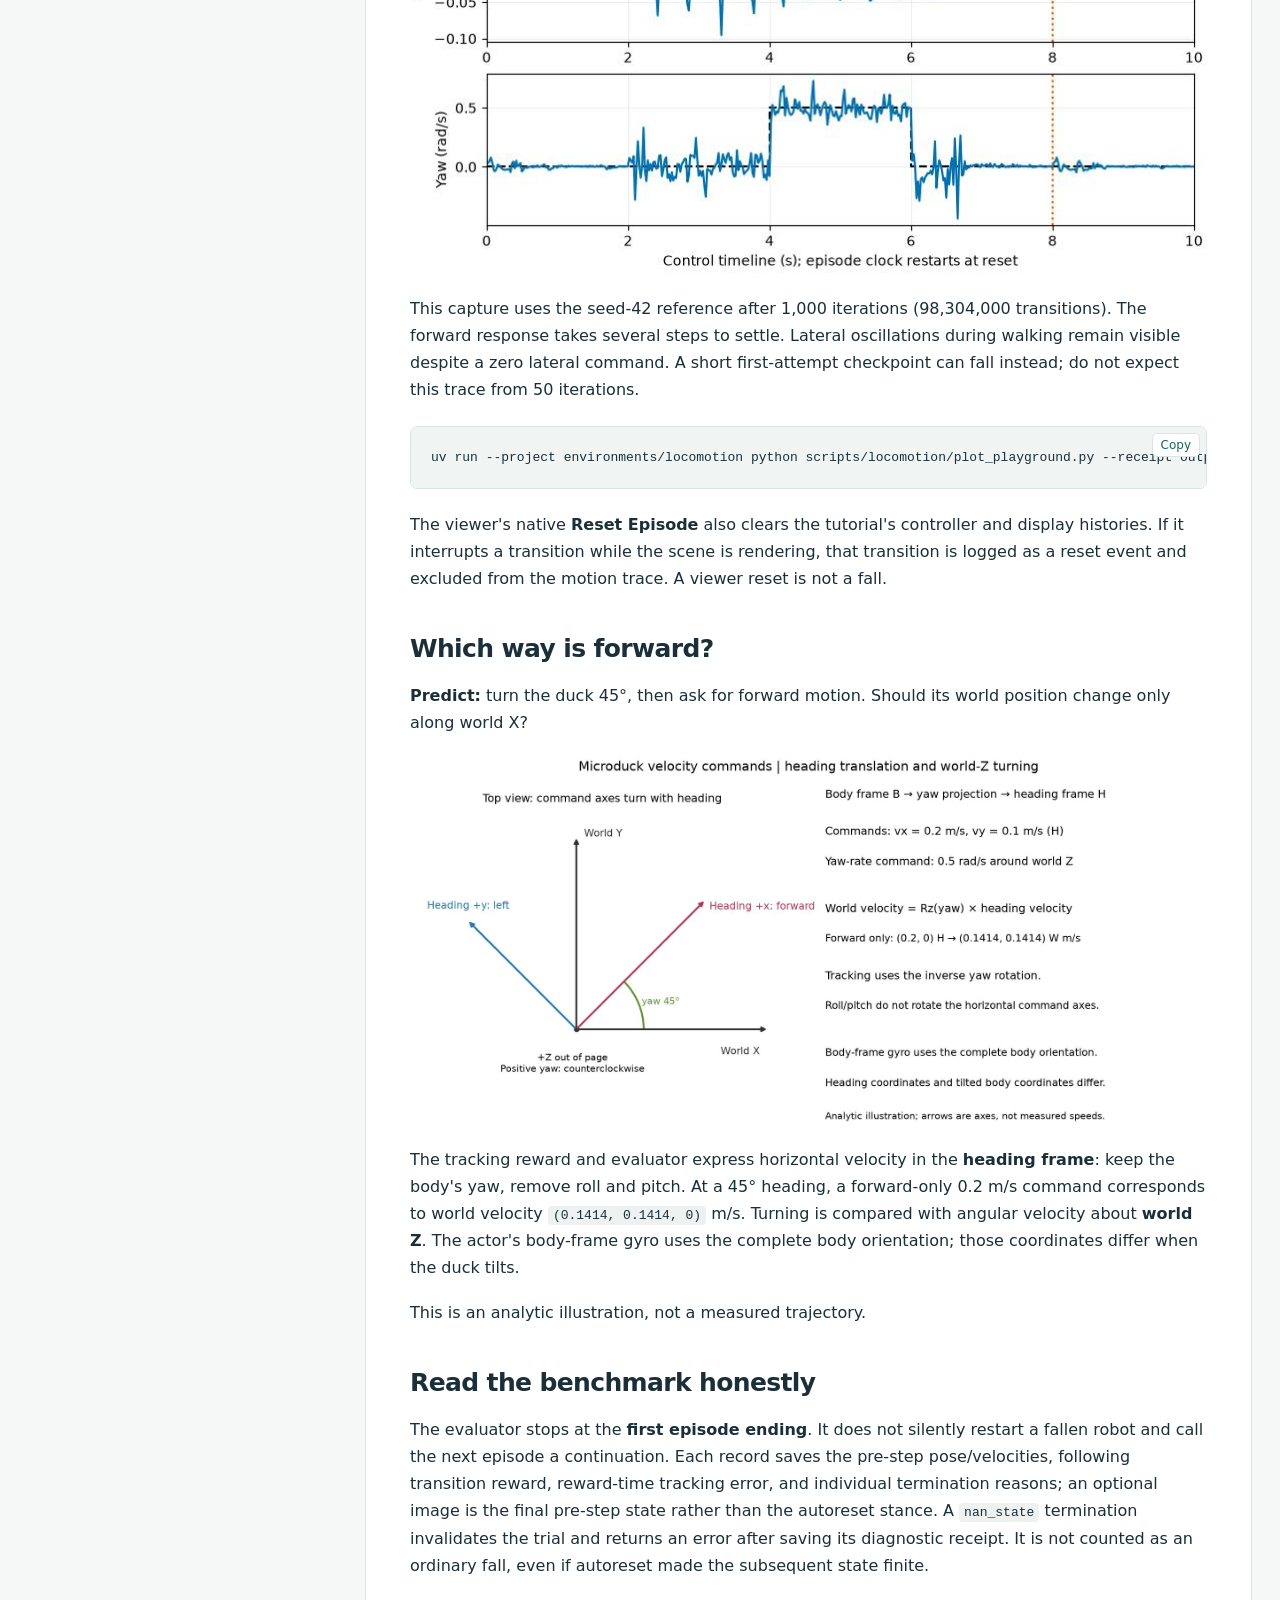
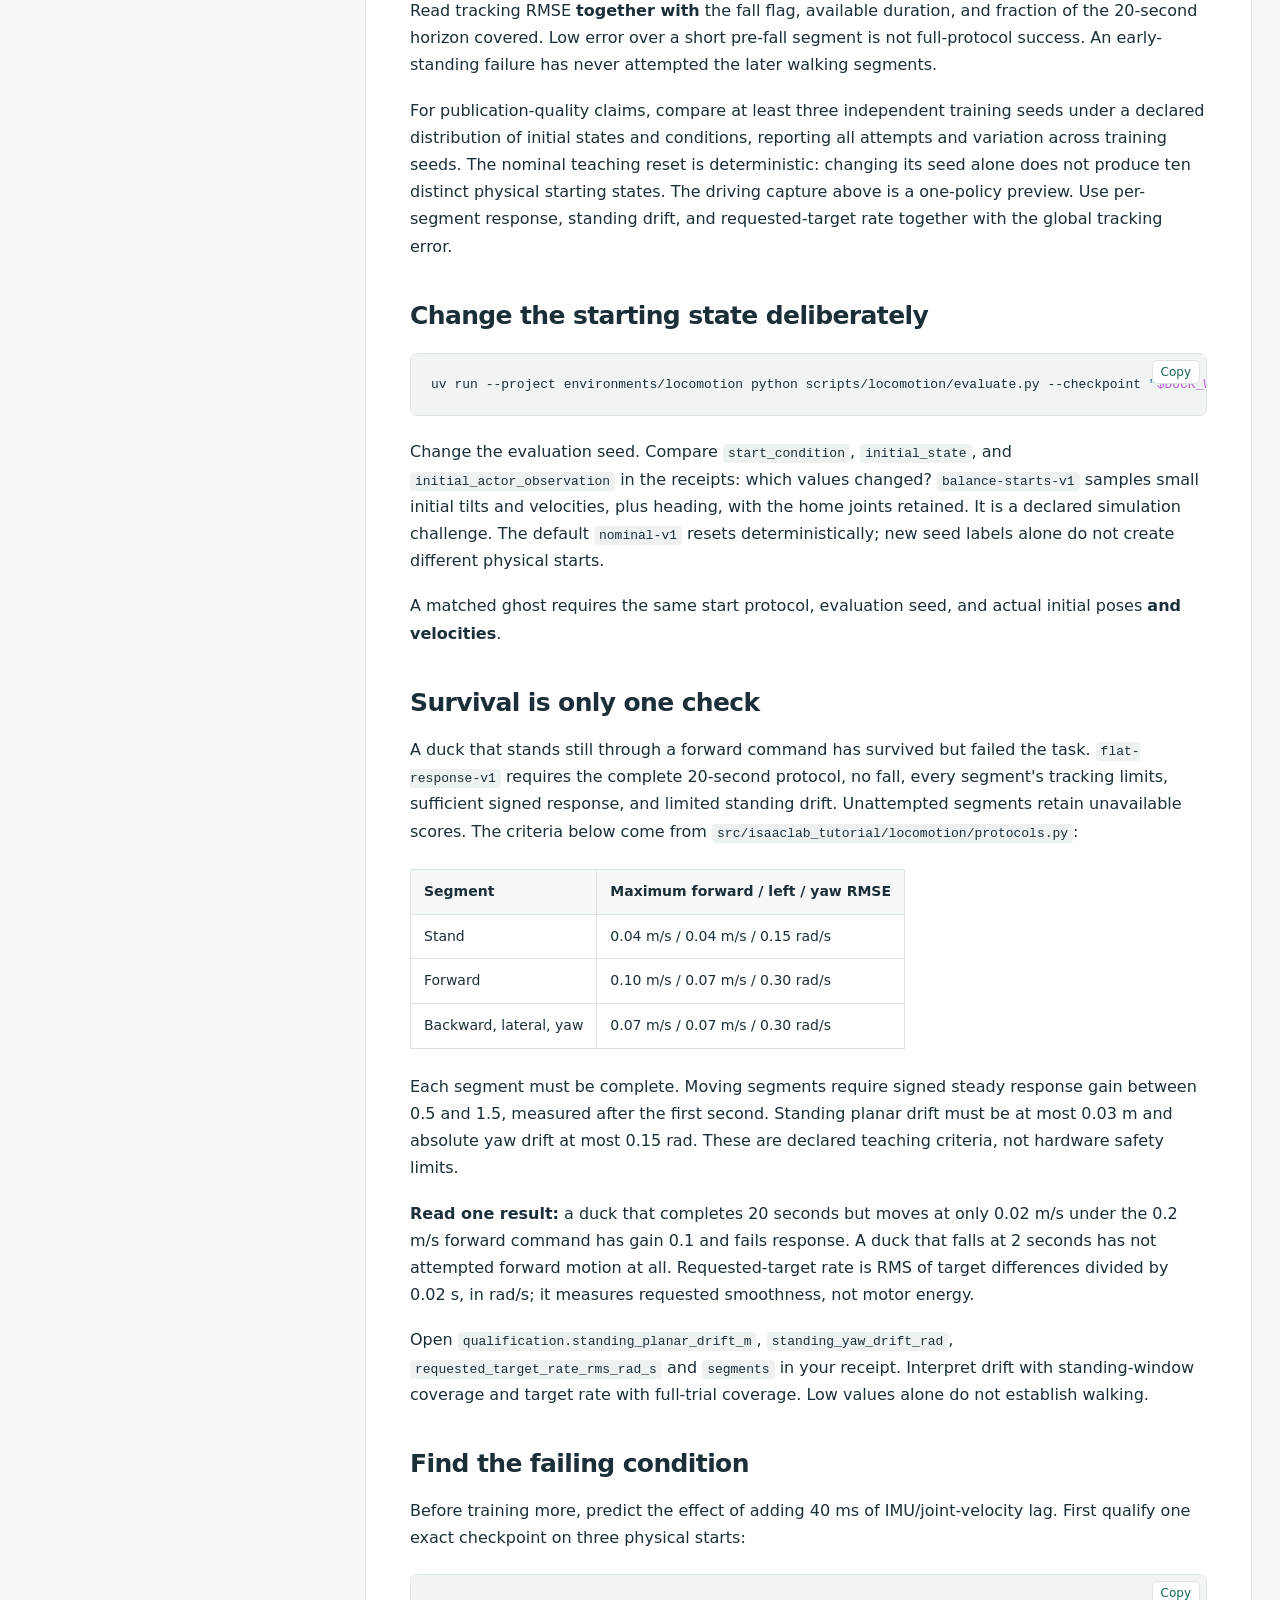
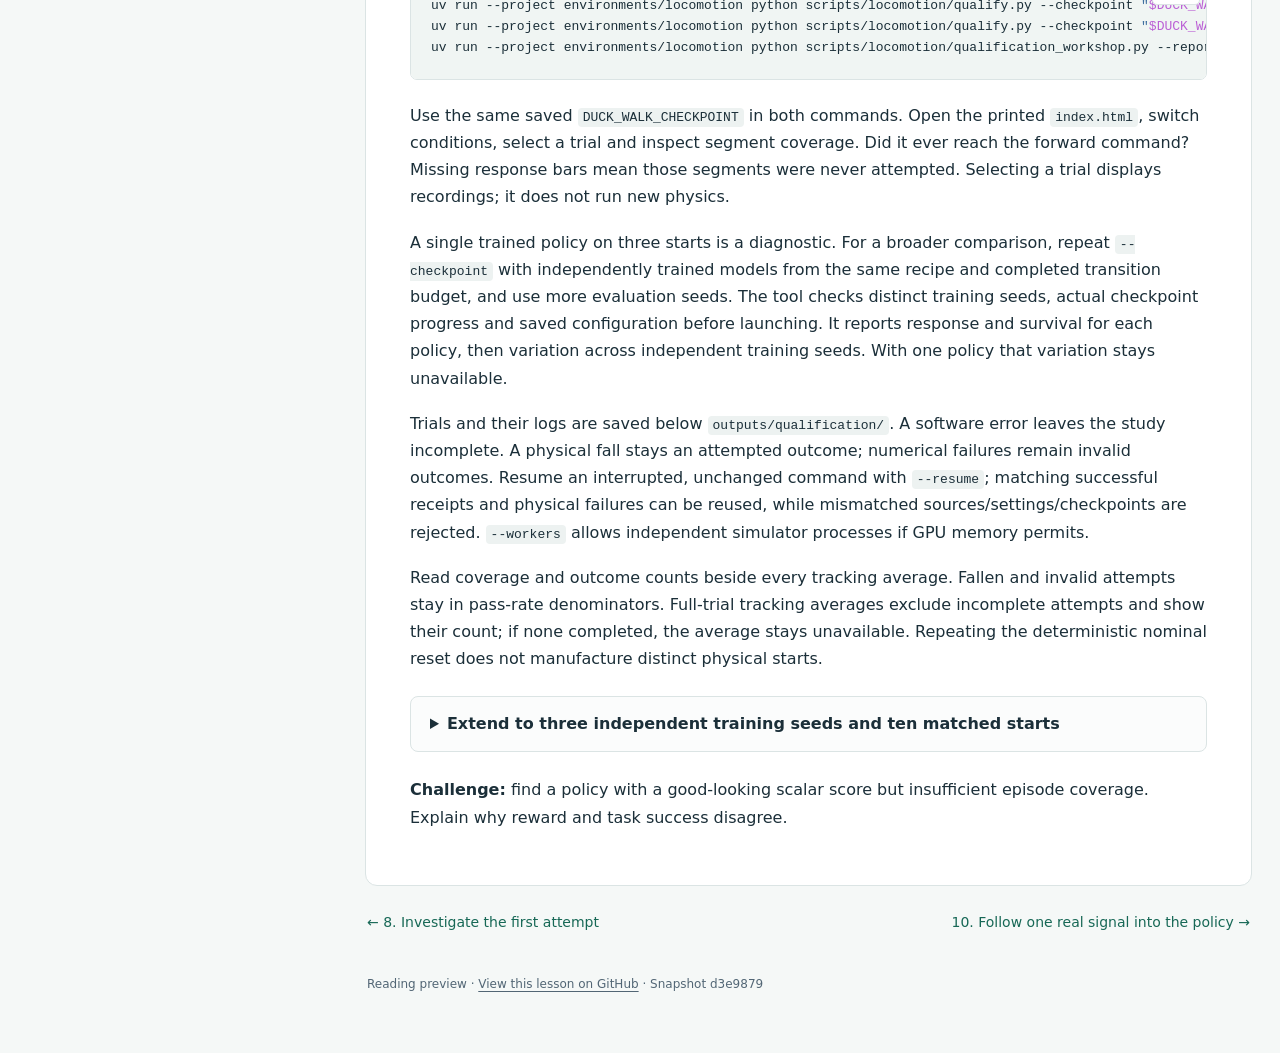
<file: 09-evaluation.html>
<!doctype html>
<html lang="en"><head><meta charset="utf-8"><meta name="viewport" content="width=device-width,initial-scale=1">
<title>9. Evaluate what you actually care about · Microduck locomotion</title><meta name="description" content="A hands-on tutorial for flat-ground PPO locomotion, Sim2Real and ONNX deployment with Microduck.">
<link rel="stylesheet" href="assets/site.css"><script defer src="assets/mermaid.min.js"></script><script defer src="assets/site.js"></script></head>
<body><header><a class="brand" href="index.html">Microduck <span>Locomotion lab</span></a><a class="source" href="https://github.com/isaac-sim/IsaacLabTutorial/pull/28">View tutorial PR ↗</a></header>
<div class="layout"><aside><details class="navigation" open><summary>Lessons</summary><nav aria-label="Lessons"><a href="index.html">Play, train, and understand Microduck</a><a href="02-first-training.html">2. Try training before studying the recipe</a><a href="03-puppet.html">3. Play with a puppet duck</a><a href="04-actions.html">4. Follow one action into the robot</a><a href="05-observations.html">5. Become an observation detective</a><a href="06-rewards.html">6. Can a better score hide worse walking?</a><a href="07-ppo.html">7. Explain the training run you already launched</a><a href="08-training.html">8. Investigate the first attempt</a><a href="09-evaluation.html" aria-current="page">9. Evaluate what you actually care about</a><a href="10-reality-gap.html">10. Follow one real signal into the policy</a><a href="11-effects.html">11. Turn a reality-gap knob</a><a href="12-robustness.html">12. Teach the duck about uncertainty</a><a href="13-deployment.html">13. Export without changing the policy</a></nav></details></aside>
<main id="main"><article><h1 id="9-evaluate-what-you-actually-care-about">9. Evaluate what you actually care about<a class="headerlink" href="#9-evaluate-what-you-actually-care-about" title="Permanent link">¶</a></h1>
<p>Load your saved session with <code>source outputs/tutorial.env</code>. Use the longer nominal policy from lesson 8 or the optional supplied policy; keep the first attempt separate. Run the fixed protocol on that exact checkpoint:</p>
<div class="codehilite"><pre><span></span><code>uv<span class="w"> </span>run<span class="w"> </span>--project<span class="w"> </span>environments/locomotion<span class="w"> </span>python<span class="w"> </span>scripts/locomotion/evaluate.py<span class="w"> </span>--checkpoint<span class="w"> </span><span class="s2">"</span><span class="nv">$DUCK_WALK_CHECKPOINT</span><span class="s2">"</span><span class="w"> </span>--seed<span class="w"> </span><span class="m">0</span>
</code></pre></div>

<p>The schedule is 0–4 s standing; 4–8 s forward at 0.2 m/s; 8–12 s backward at 0.1 m/s; 12–16 s lateral at 0.1 m/s; 16–20 s turning at 0.5 rad/s. Every command is supplied in the task's declared frame. Use an exact checkpoint path once selected.</p>
<h2 id="take-the-controls">Take the controls<a class="headerlink" href="#take-the-controls" title="Permanent link">¶</a></h2>
<p>After trying your own first training run, you can also drive an <a href="index.html">optional trained policy</a>. Its full training budget and test conditions stay explicit.</p>
<div class="codehilite"><pre><span></span><code>uv<span class="w"> </span>run<span class="w"> </span>--project<span class="w"> </span>environments/locomotion<span class="w"> </span>python<span class="w"> </span>scripts/locomotion/playground.py<span class="w"> </span>--mode<span class="w"> </span>policy<span class="w"> </span>--checkpoint<span class="w"> </span><span class="s2">"</span><span class="nv">$DUCK_WALK_CHECKPOINT</span><span class="s2">"</span>
</code></pre></div>

<p>Open <strong>Microduck playground</strong>. This loads your saved PPO actor in inference mode. Start with <strong>Stand</strong>, request 0.2 m/s forward, return to Stand, then try a 0.5 rad/s yaw command. Predict whether stopping will take one control step. Sliders stay inside the training command range; the measured velocities show the actual response. The policy owns the joint targets and remains frozen throughout.</p>
<p>Pause and use <strong>Single control step</strong> to inspect one transition. In the observation inspector, select <code>velocity_commands</code> to see the command supplied to the actor, or <code>actions</code> to inspect its previous request. Freezing that display leaves the controller running. If the duck falls, its final physical pose is held until <strong>Reset experiment</strong>; the reset starts a new trial with cleared histories.</p>
<p>For a desktop-free version:</p>
<div class="codehilite"><pre><span></span><code>uv<span class="w"> </span>run<span class="w"> </span>--project<span class="w"> </span>environments/locomotion<span class="w"> </span>python<span class="w"> </span>scripts/locomotion/playground.py<span class="w"> </span>--mode<span class="w"> </span>policy<span class="w"> </span>--checkpoint<span class="w"> </span><span class="s2">"</span><span class="nv">$DUCK_WALK_CHECKPOINT</span><span class="s2">"</span><span class="w"> </span>--headless<span class="w"> </span>--scripted<span class="w"> </span>--steps<span class="w"> </span><span class="m">500</span><span class="w"> </span>--capture<span class="w"> </span>--output<span class="w"> </span>outputs/drive
</code></pre></div>

<p>The 10-second script asks for stand, forward, turn, stand, then explicitly resets and stands. It stops earlier if the duck falls. Its receipt records commands, measured velocities, policy actions, requested servo angles, observation widths, and checkpoint hash. This is a driving activity with its own schedule, not the fixed 20-second benchmark above.</p>
<p><img alt="Recorded PPO response follows a forward command and then a turn; lateral oscillation remains visible, followed by an explicit reset at eight seconds" src="media/policy-driving.jpg" /></p>
<p>This capture uses the seed-42 reference after 1,000 iterations (98,304,000 transitions). The forward response takes several steps to settle. Lateral oscillations during walking remain visible despite a zero lateral command. A short first-attempt checkpoint can fall instead; do not expect this trace from 50 iterations.</p>
<div class="codehilite"><pre><span></span><code>uv<span class="w"> </span>run<span class="w"> </span>--project<span class="w"> </span>environments/locomotion<span class="w"> </span>python<span class="w"> </span>scripts/locomotion/plot_playground.py<span class="w"> </span>--receipt<span class="w"> </span>outputs/drive/receipt.json<span class="w"> </span>--output<span class="w"> </span>outputs/drive/tracking.svg
</code></pre></div>

<p>The viewer's native <strong>Reset Episode</strong> also clears the tutorial's controller and display histories. If it interrupts a transition while the scene is rendering, that transition is logged as a reset event and excluded from the motion trace. A viewer reset is not a fall.</p>
<h2 id="which-way-is-forward">Which way is forward?<a class="headerlink" href="#which-way-is-forward" title="Permanent link">¶</a></h2>
<p><strong>Predict:</strong> turn the duck 45°, then ask for forward motion. Should its world position change only along world X?</p>
<p><img alt="Analytic top-view diagram shows world axes, heading axes rotated 45 degrees, positive counterclockwise yaw, and a forward command mapping to equal world-X and world-Y velocity components" src="media/velocity-frames.jpg" /></p>
<p>The tracking reward and evaluator express horizontal velocity in the <strong>heading frame</strong>: keep the body's yaw, remove roll and pitch. At a 45° heading, a forward-only 0.2 m/s command corresponds to world velocity <code>(0.1414, 0.1414, 0)</code> m/s. Turning is compared with angular velocity about <strong>world Z</strong>. The actor's body-frame gyro uses the complete body orientation; those coordinates differ when the duck tilts.</p>
<p>This is an analytic illustration, not a measured trajectory.</p>
<h2 id="read-the-benchmark-honestly">Read the benchmark honestly<a class="headerlink" href="#read-the-benchmark-honestly" title="Permanent link">¶</a></h2>
<p>The evaluator stops at the <strong>first episode ending</strong>. It does not silently restart a fallen robot and call the next episode a continuation. Each record saves the pre-step pose/velocities, following transition reward, reward-time tracking error, and individual termination reasons; an optional image is the final pre-step state rather than the autoreset stance. A <code>nan_state</code> termination invalidates the trial and returns an error after saving its diagnostic receipt. It is not counted as an ordinary fall, even if autoreset made the subsequent state finite.</p>
<p>Read tracking RMSE <strong>together with</strong> the fall flag, available duration, and fraction of the 20-second horizon covered. Low error over a short pre-fall segment is not full-protocol success. An early-standing failure has never attempted the later walking segments.</p>
<p>For publication-quality claims, compare at least three independent training seeds under a declared distribution of initial states and conditions, reporting all attempts and variation across training seeds. The nominal teaching reset is deterministic: changing its seed alone does not produce ten distinct physical starting states. The driving capture above is a one-policy preview. Use per-segment response, standing drift, and requested-target rate together with the global tracking error.</p>
<h2 id="change-the-starting-state-deliberately">Change the starting state deliberately<a class="headerlink" href="#change-the-starting-state-deliberately" title="Permanent link">¶</a></h2>
<div class="codehilite"><pre><span></span><code>uv<span class="w"> </span>run<span class="w"> </span>--project<span class="w"> </span>environments/locomotion<span class="w"> </span>python<span class="w"> </span>scripts/locomotion/evaluate.py<span class="w"> </span>--checkpoint<span class="w"> </span><span class="s2">"</span><span class="nv">$DUCK_WALK_CHECKPOINT</span><span class="s2">"</span><span class="w"> </span>--start-protocol<span class="w"> </span>balance-starts-v1<span class="w"> </span>--seed<span class="w"> </span><span class="m">0</span>
</code></pre></div>

<p>Change the evaluation seed. Compare <code>start_condition</code>, <code>initial_state</code>, and <code>initial_actor_observation</code> in the receipts: which values changed? <code>balance-starts-v1</code> samples small initial tilts and velocities, plus heading, with the home joints retained. It is a declared simulation challenge. The default <code>nominal-v1</code> resets deterministically; new seed labels alone do not create different physical starts.</p>
<p>A matched ghost requires the same start protocol, evaluation seed, and actual initial poses <strong>and velocities</strong>.</p>
<h2 id="survival-is-only-one-check">Survival is only one check<a class="headerlink" href="#survival-is-only-one-check" title="Permanent link">¶</a></h2>
<p>A duck that stands still through a forward command has survived but failed the task. <code>flat-response-v1</code> requires the complete 20-second protocol, no fall, every segment's tracking limits, sufficient signed response, and limited standing drift. Unattempted segments retain unavailable scores. The criteria below come from <code>src/isaaclab_tutorial/locomotion/protocols.py</code>:</p>
<table>
<thead>
<tr>
<th>Segment</th>
<th>Maximum forward / left / yaw RMSE</th>
</tr>
</thead>
<tbody>
<tr>
<td>Stand</td>
<td>0.04 m/s / 0.04 m/s / 0.15 rad/s</td>
</tr>
<tr>
<td>Forward</td>
<td>0.10 m/s / 0.07 m/s / 0.30 rad/s</td>
</tr>
<tr>
<td>Backward, lateral, yaw</td>
<td>0.07 m/s / 0.07 m/s / 0.30 rad/s</td>
</tr>
</tbody>
</table>
<p>Each segment must be complete. Moving segments require signed steady response gain between 0.5 and 1.5, measured after the first second. Standing planar drift must be at most 0.03 m and absolute yaw drift at most 0.15 rad. These are declared teaching criteria, not hardware safety limits.</p>
<p><strong>Read one result:</strong> a duck that completes 20 seconds but moves at only 0.02 m/s under the 0.2 m/s forward command has gain 0.1 and fails response. A duck that falls at 2 seconds has not attempted forward motion at all. Requested-target rate is RMS of target differences divided by 0.02 s, in rad/s; it measures requested smoothness, not motor energy.</p>
<p>Open <code>qualification.standing_planar_drift_m</code>, <code>standing_yaw_drift_rad</code>, <code>requested_target_rate_rms_rad_s</code> and <code>segments</code> in your receipt. Interpret drift with standing-window coverage and target rate with full-trial coverage. Low values alone do not establish walking.</p>
<h2 id="find-the-failing-condition">Find the failing condition<a class="headerlink" href="#find-the-failing-condition" title="Permanent link">¶</a></h2>
<p>Before training more, predict the effect of adding 40 ms of IMU/joint-velocity lag. First qualify one exact checkpoint on three physical starts:</p>
<div class="codehilite"><pre><span></span><code>uv<span class="w"> </span>run<span class="w"> </span>--project<span class="w"> </span>environments/locomotion<span class="w"> </span>python<span class="w"> </span>scripts/locomotion/qualify.py<span class="w"> </span>--checkpoint<span class="w"> </span><span class="s2">"</span><span class="nv">$DUCK_WALK_CHECKPOINT</span><span class="s2">"</span><span class="w"> </span>--seeds<span class="w"> </span><span class="m">0</span><span class="w"> </span><span class="m">1</span><span class="w"> </span><span class="m">2</span><span class="w"> </span>--output<span class="w"> </span>outputs/qualification/nominal
uv<span class="w"> </span>run<span class="w"> </span>--project<span class="w"> </span>environments/locomotion<span class="w"> </span>python<span class="w"> </span>scripts/locomotion/qualify.py<span class="w"> </span>--checkpoint<span class="w"> </span><span class="s2">"</span><span class="nv">$DUCK_WALK_CHECKPOINT</span><span class="s2">"</span><span class="w"> </span>--seeds<span class="w"> </span><span class="m">0</span><span class="w"> </span><span class="m">1</span><span class="w"> </span><span class="m">2</span><span class="w"> </span>--observation-delay-ms<span class="w"> </span><span class="m">40</span><span class="w"> </span>--output<span class="w"> </span>outputs/qualification/delay
uv<span class="w"> </span>run<span class="w"> </span>--project<span class="w"> </span>environments/locomotion<span class="w"> </span>python<span class="w"> </span>scripts/locomotion/qualification_workshop.py<span class="w"> </span>--report<span class="w"> </span>outputs/qualification/nominal/report.json<span class="w"> </span>--report<span class="w"> </span>outputs/qualification/delay/report.json
</code></pre></div>

<p>Use the same saved <code>DUCK_WALK_CHECKPOINT</code> in both commands. Open the printed <code>index.html</code>, switch conditions, select a trial and inspect segment coverage. Did it ever reach the forward command? Missing response bars mean those segments were never attempted. Selecting a trial displays recordings; it does not run new physics.</p>
<p>A single trained policy on three starts is a diagnostic. For a broader comparison, repeat <code>--checkpoint</code> with independently trained models from the same recipe and completed transition budget, and use more evaluation seeds. The tool checks distinct training seeds, actual checkpoint progress and saved configuration before launching. It reports response and survival for each policy, then variation across independent training seeds. With one policy that variation stays unavailable.</p>
<p>Trials and their logs are saved below <code>outputs/qualification/</code>. A software error leaves the study incomplete. A physical fall stays an attempted outcome; numerical failures remain invalid outcomes. Resume an interrupted, unchanged command with <code>--resume</code>; matching successful receipts and physical failures can be reused, while mismatched sources/settings/checkpoints are rejected. <code>--workers</code> allows independent simulator processes if GPU memory permits.</p>
<p>Read coverage and outcome counts beside every tracking average. Fallen and invalid attempts stay in pass-rate denominators. Full-trial tracking averages exclude incomplete attempts and show their count; if none completed, the average stays unavailable. Repeating the deterministic nominal reset does not manufacture distinct physical starts.</p>
<details>
<summary>Extend to three independent training seeds and ten matched starts</summary>
<p>Train the same longer nominal recipe from lesson 8 with training seeds 42, 0 and 1. Use distinct run names; keep environment count, reward and transition budget equal. Set these variables to the three resulting checkpoints:</p>
<div class="codehilite"><pre><span></span><code><span class="nb">export</span><span class="w"> </span><span class="nv">DUCK_NOMINAL_42</span><span class="o">=</span><span class="s2">"</span><span class="nv">$DUCK_WALK_CHECKPOINT</span><span class="s2">"</span>
<span class="nb">export</span><span class="w"> </span><span class="nv">DUCK_NOMINAL_0</span><span class="o">=</span><span class="s2">"logs/rsl_rl/microduck_tutorial/YOUR_SEED_0_RUN/model_999.pt"</span>
<span class="nb">export</span><span class="w"> </span><span class="nv">DUCK_NOMINAL_1</span><span class="o">=</span><span class="s2">"logs/rsl_rl/microduck_tutorial/YOUR_SEED_1_RUN/model_999.pt"</span>
uv<span class="w"> </span>run<span class="w"> </span>--project<span class="w"> </span>environments/locomotion<span class="w"> </span>python<span class="w"> </span>scripts/locomotion/qualify.py<span class="w"> </span>--checkpoint<span class="w"> </span><span class="s2">"</span><span class="nv">$DUCK_NOMINAL_42</span><span class="s2">"</span><span class="w"> </span>--checkpoint<span class="w"> </span><span class="s2">"</span><span class="nv">$DUCK_NOMINAL_0</span><span class="s2">"</span><span class="w"> </span>--checkpoint<span class="w"> </span><span class="s2">"</span><span class="nv">$DUCK_NOMINAL_1</span><span class="s2">"</span><span class="w"> </span>--seeds<span class="w"> </span><span class="m">0</span><span class="w"> </span><span class="m">1</span><span class="w"> </span><span class="m">2</span><span class="w"> </span><span class="m">3</span><span class="w"> </span><span class="m">4</span><span class="w"> </span><span class="m">5</span><span class="w"> </span><span class="m">6</span><span class="w"> </span><span class="m">7</span><span class="w"> </span><span class="m">8</span><span class="w"> </span><span class="m">9</span><span class="w"> </span>--output<span class="w"> </span>outputs/qualification/three-seeds
uv<span class="w"> </span>run<span class="w"> </span>--project<span class="w"> </span>environments/locomotion<span class="w"> </span>python<span class="w"> </span>scripts/locomotion/qualification_workshop.py<span class="w"> </span>--report<span class="w"> </span>outputs/qualification/three-seeds/report.json<span class="w"> </span>--output<span class="w"> </span>outputs/qualification/three-seeds-view
</code></pre></div>

<p>That is 30 attempts but only three independently learned policies. Read pass/survival rates per training seed, then their mean and sample standard deviation. Ten initial-state samples from one policy do not estimate variability across learned policies. Record unavailable full-trial tracking when every attempt falls.</p>
</details>
<p><strong>Challenge:</strong> find a policy with a good-looking scalar score but insufficient episode coverage. Explain why reward and task success disagree.</p></article><nav class="pagination" aria-label="Previous and next lesson"><a href="08-training.html">← 8. Investigate the first attempt</a><a href="10-reality-gap.html">10. Follow one real signal into the policy →</a></nav>
<footer>Reading preview · <a href="https://github.com/AntoineRichard/IsaacLabTutorial/blob/d3e987957320f1a7c617b776019313b286d373c1/docs/locomotion/09-evaluation.md">View this lesson on GitHub</a> · Snapshot d3e9879</footer></main></div></body></html>
</file>
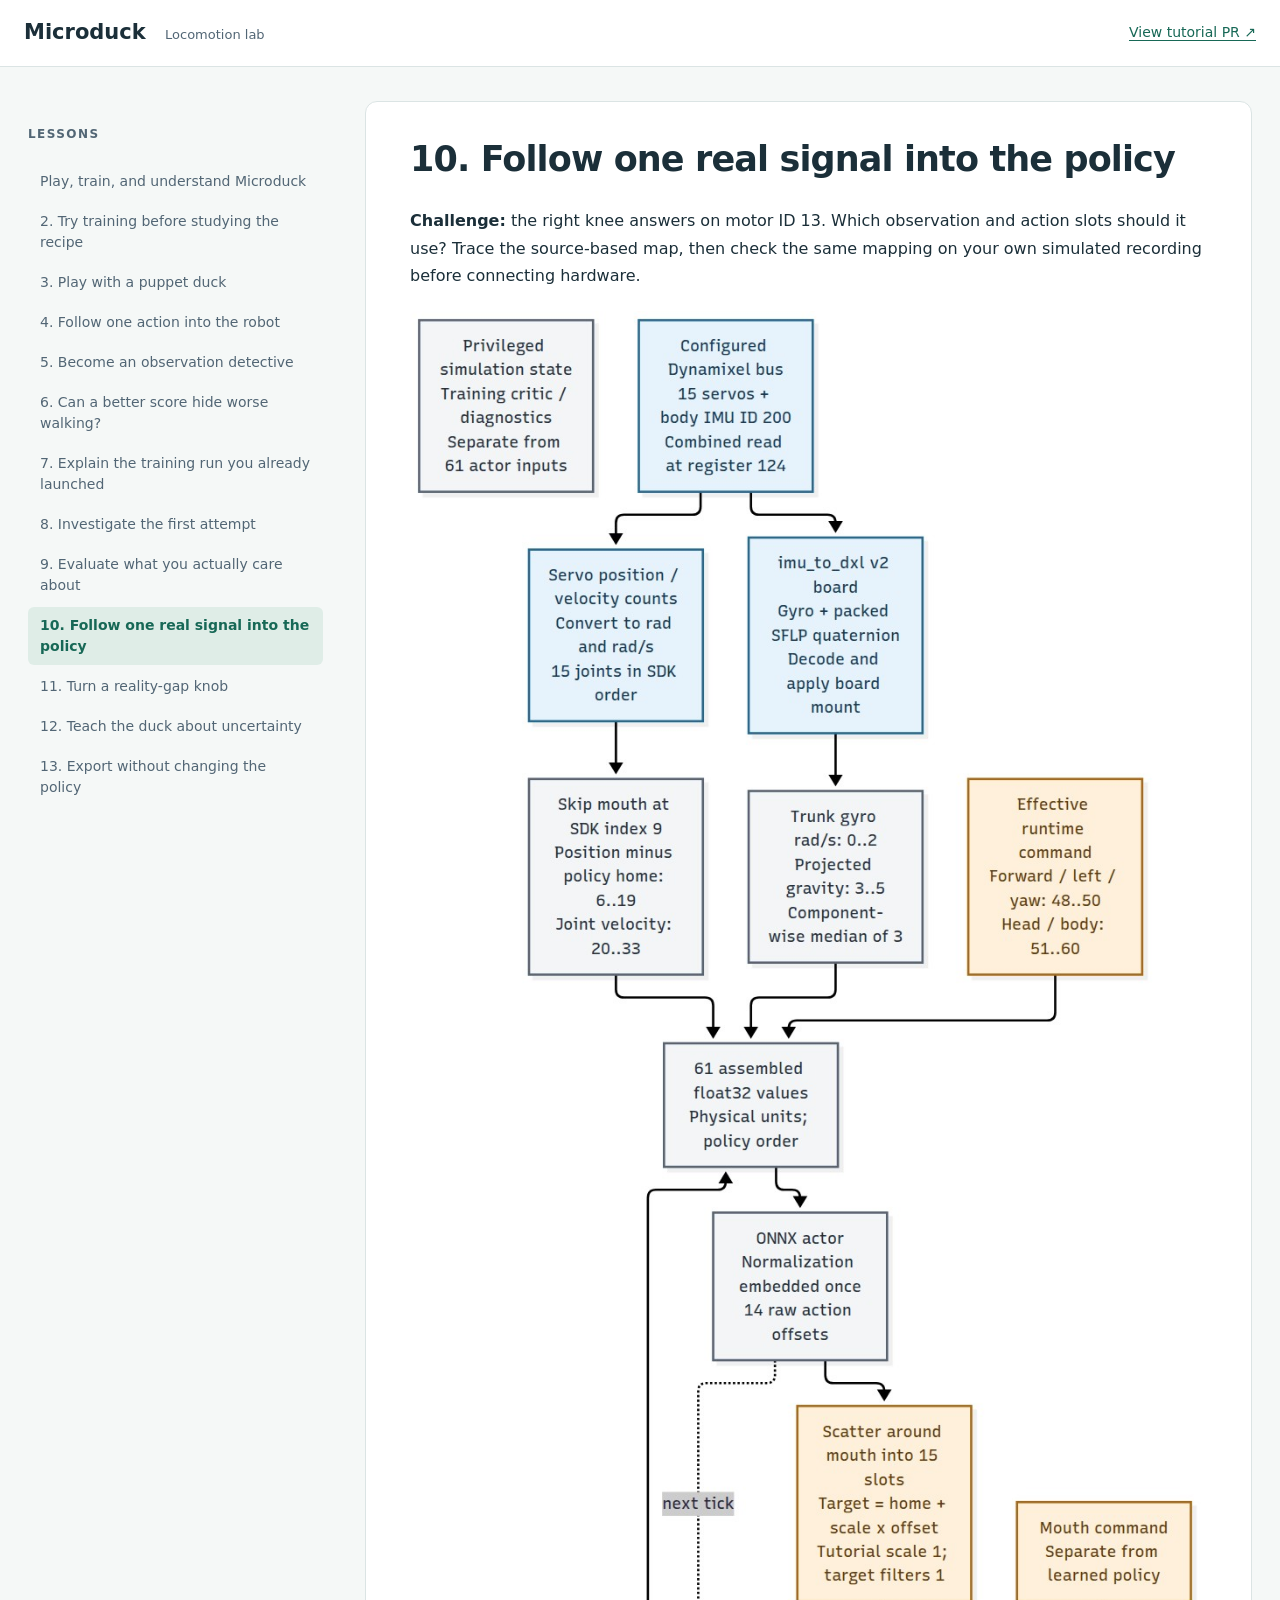
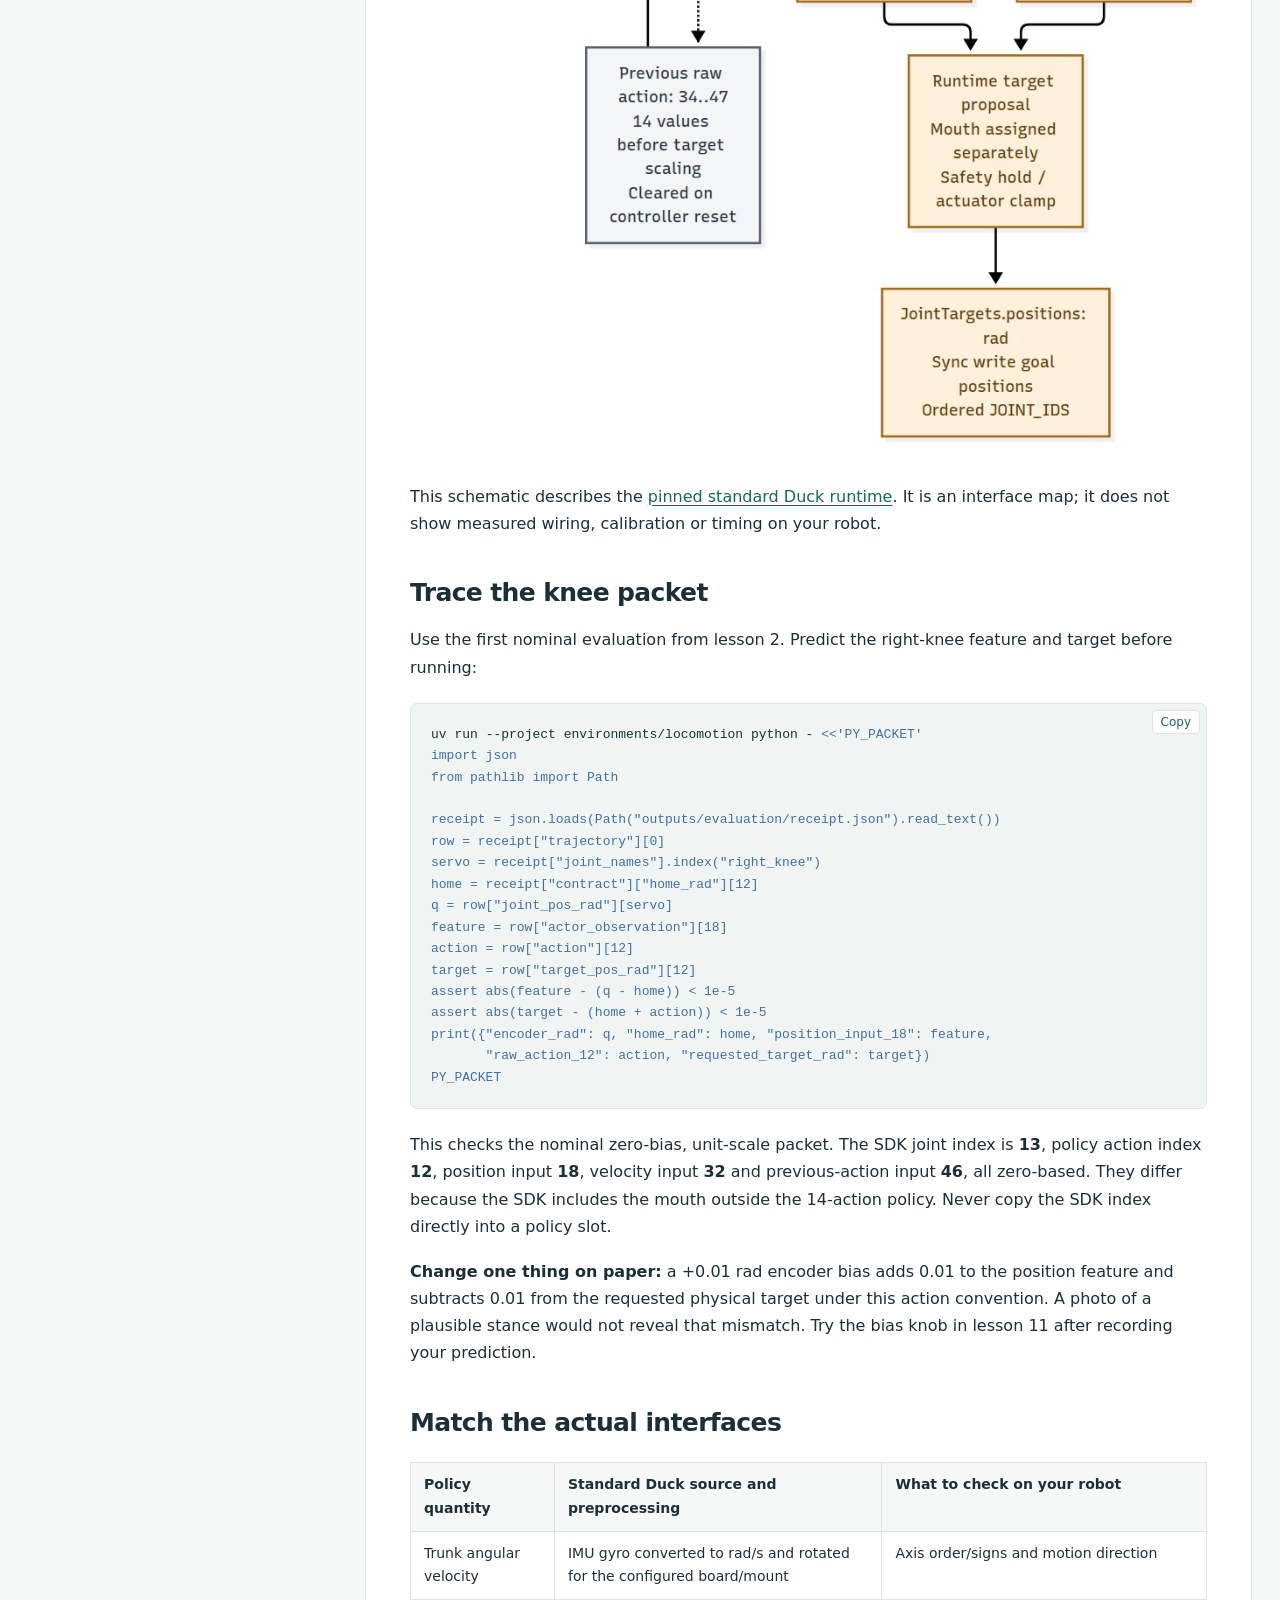
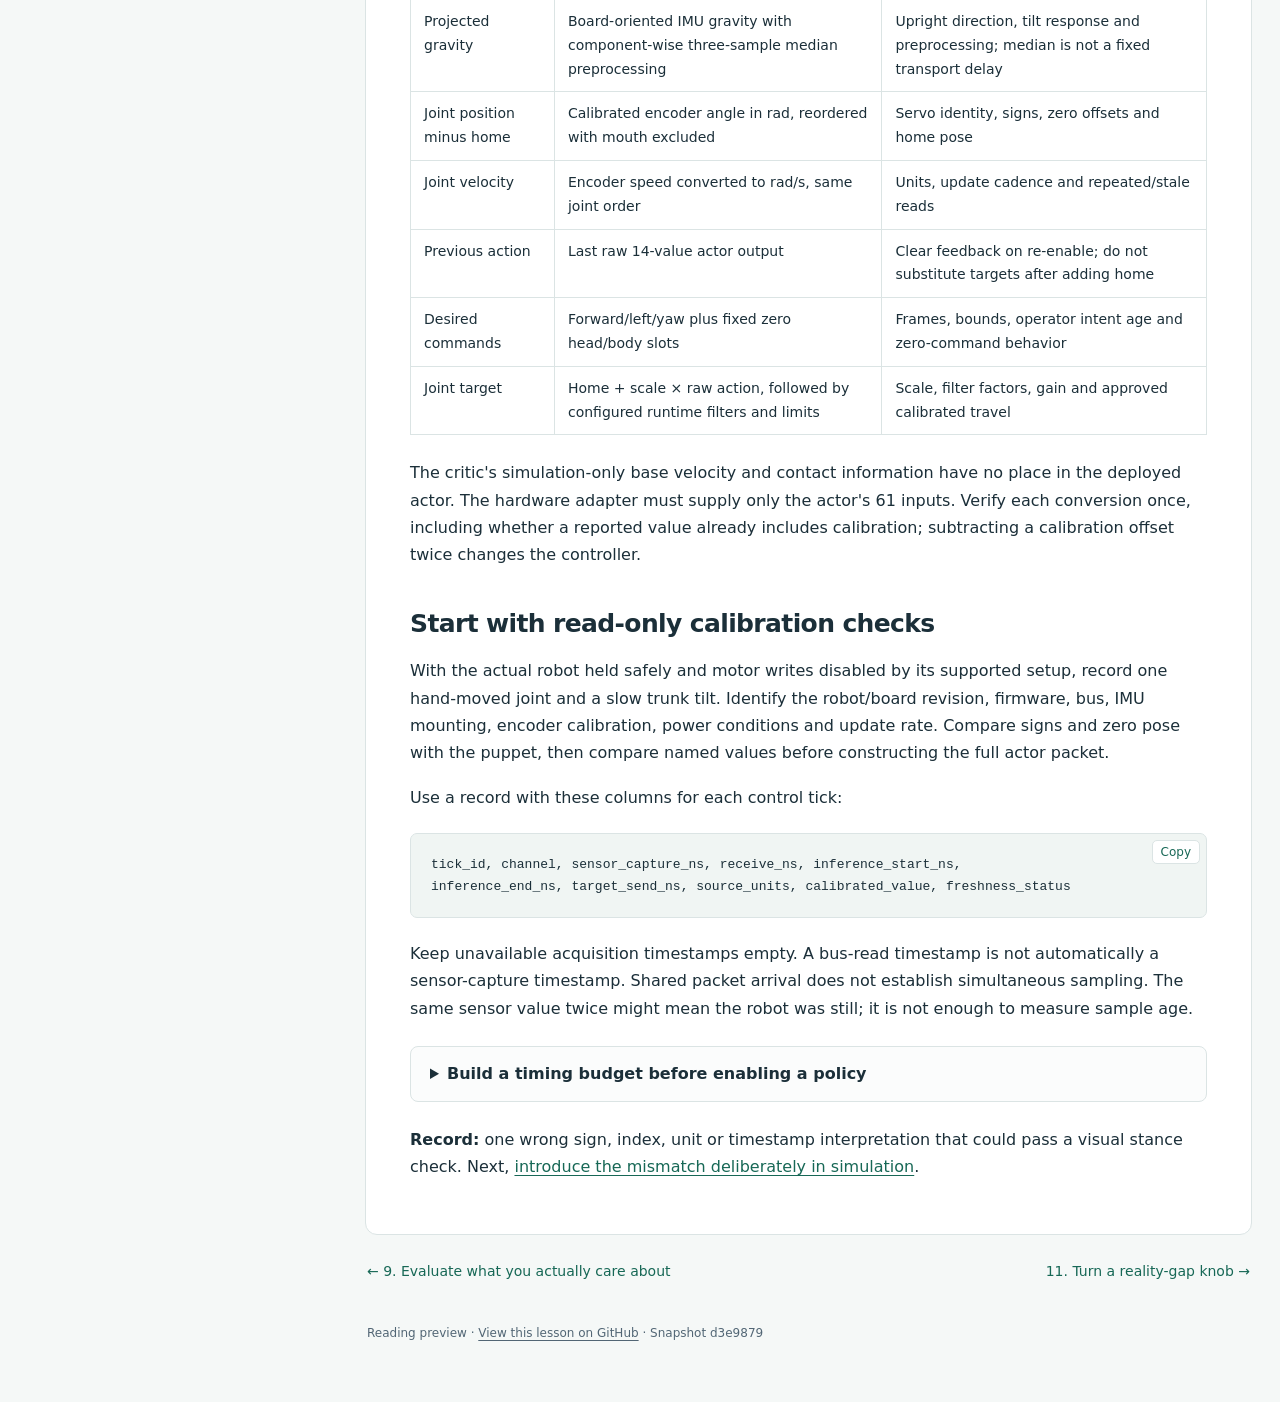
<file: 10-reality-gap.html>
<!doctype html>
<html lang="en"><head><meta charset="utf-8"><meta name="viewport" content="width=device-width,initial-scale=1">
<title>10. Follow one real signal into the policy · Microduck locomotion</title><meta name="description" content="A hands-on tutorial for flat-ground PPO locomotion, Sim2Real and ONNX deployment with Microduck.">
<link rel="stylesheet" href="assets/site.css"><script defer src="assets/mermaid.min.js"></script><script defer src="assets/site.js"></script></head>
<body><header><a class="brand" href="index.html">Microduck <span>Locomotion lab</span></a><a class="source" href="https://github.com/isaac-sim/IsaacLabTutorial/pull/28">View tutorial PR ↗</a></header>
<div class="layout"><aside><details class="navigation" open><summary>Lessons</summary><nav aria-label="Lessons"><a href="index.html">Play, train, and understand Microduck</a><a href="02-first-training.html">2. Try training before studying the recipe</a><a href="03-puppet.html">3. Play with a puppet duck</a><a href="04-actions.html">4. Follow one action into the robot</a><a href="05-observations.html">5. Become an observation detective</a><a href="06-rewards.html">6. Can a better score hide worse walking?</a><a href="07-ppo.html">7. Explain the training run you already launched</a><a href="08-training.html">8. Investigate the first attempt</a><a href="09-evaluation.html">9. Evaluate what you actually care about</a><a href="10-reality-gap.html" aria-current="page">10. Follow one real signal into the policy</a><a href="11-effects.html">11. Turn a reality-gap knob</a><a href="12-robustness.html">12. Teach the duck about uncertainty</a><a href="13-deployment.html">13. Export without changing the policy</a></nav></details></aside>
<main id="main"><article><h1 id="10-follow-one-real-signal-into-the-policy">10. Follow one real signal into the policy<a class="headerlink" href="#10-follow-one-real-signal-into-the-policy" title="Permanent link">¶</a></h1>
<p><strong>Challenge:</strong> the right knee answers on motor ID 13. Which observation and action slots should it use? Trace the source-based map, then check the same mapping on your own simulated recording before connecting hardware.</p>
<p><img alt="Standard Duck SDK sensor, policy and motor-target mapping" src="media/hardware-signal-map.jpg" /></p>
<p>This schematic describes the <a href="https://github.com/pollen-robotics/microduck/tree/da34a2212ae12eddfd73d0dfbf924f291aaf1dc9/duck-control">pinned standard Duck runtime</a>. It is an interface map; it does not show measured wiring, calibration or timing on your robot.</p>
<h2 id="trace-the-knee-packet">Trace the knee packet<a class="headerlink" href="#trace-the-knee-packet" title="Permanent link">¶</a></h2>
<p>Use the first nominal evaluation from lesson 2. Predict the right-knee feature and target before running:</p>
<div class="codehilite"><pre><span></span><code>uv<span class="w"> </span>run<span class="w"> </span>--project<span class="w"> </span>environments/locomotion<span class="w"> </span>python<span class="w"> </span>-<span class="w"> </span><span class="s">&lt;&lt;'PY_PACKET'</span>
<span class="s">import json</span>
<span class="s">from pathlib import Path</span>

<span class="s">receipt = json.loads(Path("outputs/evaluation/receipt.json").read_text())</span>
<span class="s">row = receipt["trajectory"][0]</span>
<span class="s">servo = receipt["joint_names"].index("right_knee")</span>
<span class="s">home = receipt["contract"]["home_rad"][12]</span>
<span class="s">q = row["joint_pos_rad"][servo]</span>
<span class="s">feature = row["actor_observation"][18]</span>
<span class="s">action = row["action"][12]</span>
<span class="s">target = row["target_pos_rad"][12]</span>
<span class="s">assert abs(feature - (q - home)) &lt; 1e-5</span>
<span class="s">assert abs(target - (home + action)) &lt; 1e-5</span>
<span class="s">print({"encoder_rad": q, "home_rad": home, "position_input_18": feature,</span>
<span class="s">       "raw_action_12": action, "requested_target_rad": target})</span>
<span class="s">PY_PACKET</span>
</code></pre></div>

<p>This checks the nominal zero-bias, unit-scale packet. The SDK joint index is <strong>13</strong>, policy action index <strong>12</strong>, position input <strong>18</strong>, velocity input <strong>32</strong> and previous-action input <strong>46</strong>, all zero-based. They differ because the SDK includes the mouth outside the 14-action policy. Never copy the SDK index directly into a policy slot.</p>
<p><strong>Change one thing on paper:</strong> a +0.01 rad encoder bias adds 0.01 to the position feature and subtracts 0.01 from the requested physical target under this action convention. A photo of a plausible stance would not reveal that mismatch. Try the bias knob in lesson 11 after recording your prediction.</p>
<h2 id="match-the-actual-interfaces">Match the actual interfaces<a class="headerlink" href="#match-the-actual-interfaces" title="Permanent link">¶</a></h2>
<table>
<thead>
<tr>
<th>Policy quantity</th>
<th>Standard Duck source and preprocessing</th>
<th>What to check on your robot</th>
</tr>
</thead>
<tbody>
<tr>
<td>Trunk angular velocity</td>
<td>IMU gyro converted to rad/s and rotated for the configured board/mount</td>
<td>Axis order/signs and motion direction</td>
</tr>
<tr>
<td>Projected gravity</td>
<td>Board-oriented IMU gravity with component-wise three-sample median preprocessing</td>
<td>Upright direction, tilt response and preprocessing; median is not a fixed transport delay</td>
</tr>
<tr>
<td>Joint position minus home</td>
<td>Calibrated encoder angle in rad, reordered with mouth excluded</td>
<td>Servo identity, signs, zero offsets and home pose</td>
</tr>
<tr>
<td>Joint velocity</td>
<td>Encoder speed converted to rad/s, same joint order</td>
<td>Units, update cadence and repeated/stale reads</td>
</tr>
<tr>
<td>Previous action</td>
<td>Last raw 14-value actor output</td>
<td>Clear feedback on re-enable; do not substitute targets after adding home</td>
</tr>
<tr>
<td>Desired commands</td>
<td>Forward/left/yaw plus fixed zero head/body slots</td>
<td>Frames, bounds, operator intent age and zero-command behavior</td>
</tr>
<tr>
<td>Joint target</td>
<td>Home + scale × raw action, followed by configured runtime filters and limits</td>
<td>Scale, filter factors, gain and approved calibrated travel</td>
</tr>
</tbody>
</table>
<p>The critic's simulation-only base velocity and contact information have no place in the deployed actor. The hardware adapter must supply only the actor's 61 inputs. Verify each conversion once, including whether a reported value already includes calibration; subtracting a calibration offset twice changes the controller.</p>
<h2 id="start-with-read-only-calibration-checks">Start with read-only calibration checks<a class="headerlink" href="#start-with-read-only-calibration-checks" title="Permanent link">¶</a></h2>
<p>With the actual robot held safely and motor writes disabled by its supported setup, record one hand-moved joint and a slow trunk tilt. Identify the robot/board revision, firmware, bus, IMU mounting, encoder calibration, power conditions and update rate. Compare signs and zero pose with the puppet, then compare named values before constructing the full actor packet.</p>
<p>Use a record with these columns for each control tick:</p>
<div class="codehilite"><pre><span></span><code>tick_id, channel, sensor_capture_ns, receive_ns, inference_start_ns,
inference_end_ns, target_send_ns, source_units, calibrated_value, freshness_status
</code></pre></div>

<p>Keep unavailable acquisition timestamps empty. A bus-read timestamp is not automatically a sensor-capture timestamp. Shared packet arrival does not establish simultaneous sampling. The same sensor value twice might mean the robot was still; it is not enough to measure sample age.</p>
<details>
<summary>Build a timing budget before enabling a policy</summary>
<pre class="mermaid">flowchart LR
    Capture[Sensor capture: if available] --&gt; Receive[Transport and receive]
    Receive --&gt; Assemble[Reorder, calibrate and assemble]
    Assemble --&gt; Infer[ONNX inference]
    Infer --&gt; Map[Targets and safety checks]
    Map --&gt; Send[Motor command write]</pre>
<p>At 50 Hz the target period is 20 ms. Measure read/assembly/inference/write time and deadline overruns on the robot board. Report capture-to-use age only when the clocks are aligned and the capture timestamp exists. An actor-only workstation benchmark covers just one box.</p>
<p>Real/sim stance photos and measured board timing are still pending hardware work. Label support conditions in any eventual comparison. The simulated packet exercise above can be completed without those measurements.</p>
</details>
<p><strong>Record:</strong> one wrong sign, index, unit or timestamp interpretation that could pass a visual stance check. Next, <a href="11-effects.html">introduce the mismatch deliberately in simulation</a>.</p></article><nav class="pagination" aria-label="Previous and next lesson"><a href="09-evaluation.html">← 9. Evaluate what you actually care about</a><a href="11-effects.html">11. Turn a reality-gap knob →</a></nav>
<footer>Reading preview · <a href="https://github.com/AntoineRichard/IsaacLabTutorial/blob/d3e987957320f1a7c617b776019313b286d373c1/docs/locomotion/10-reality-gap.md">View this lesson on GitHub</a> · Snapshot d3e9879</footer></main></div></body></html>
</file>
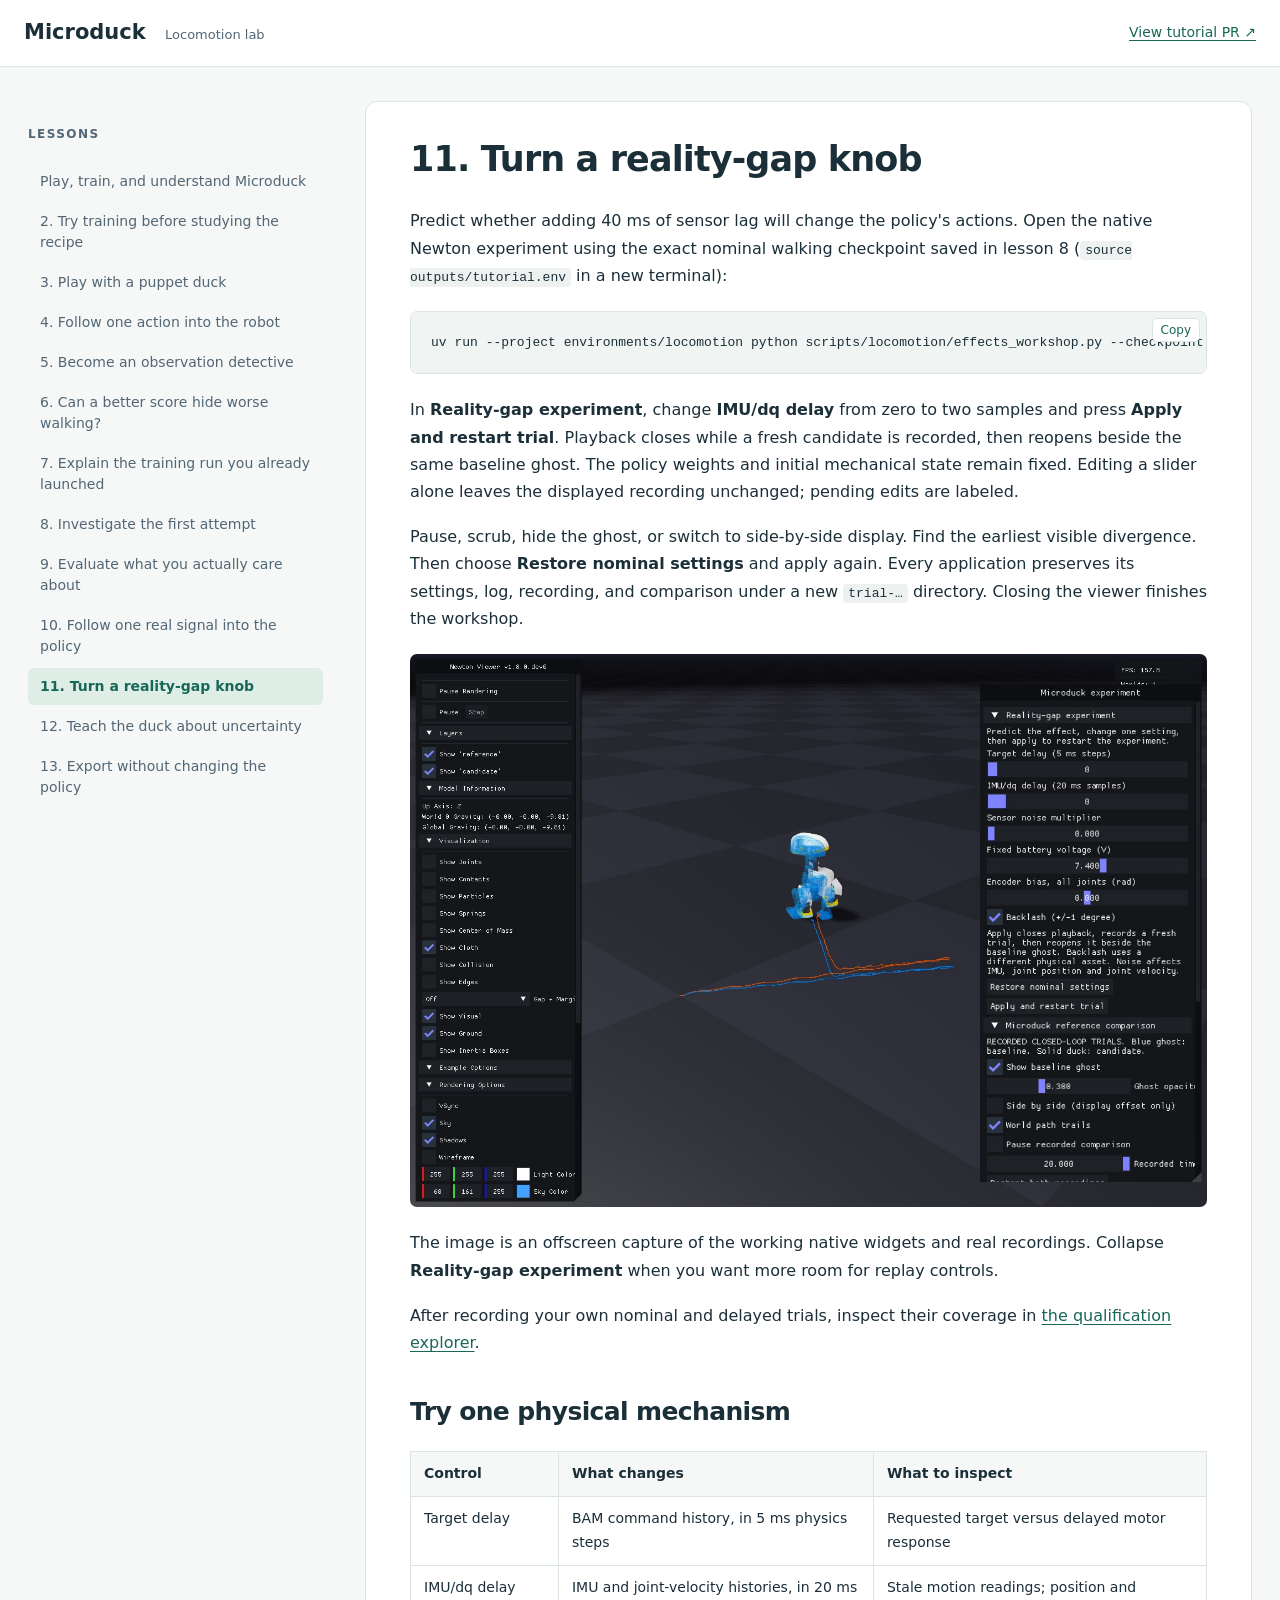
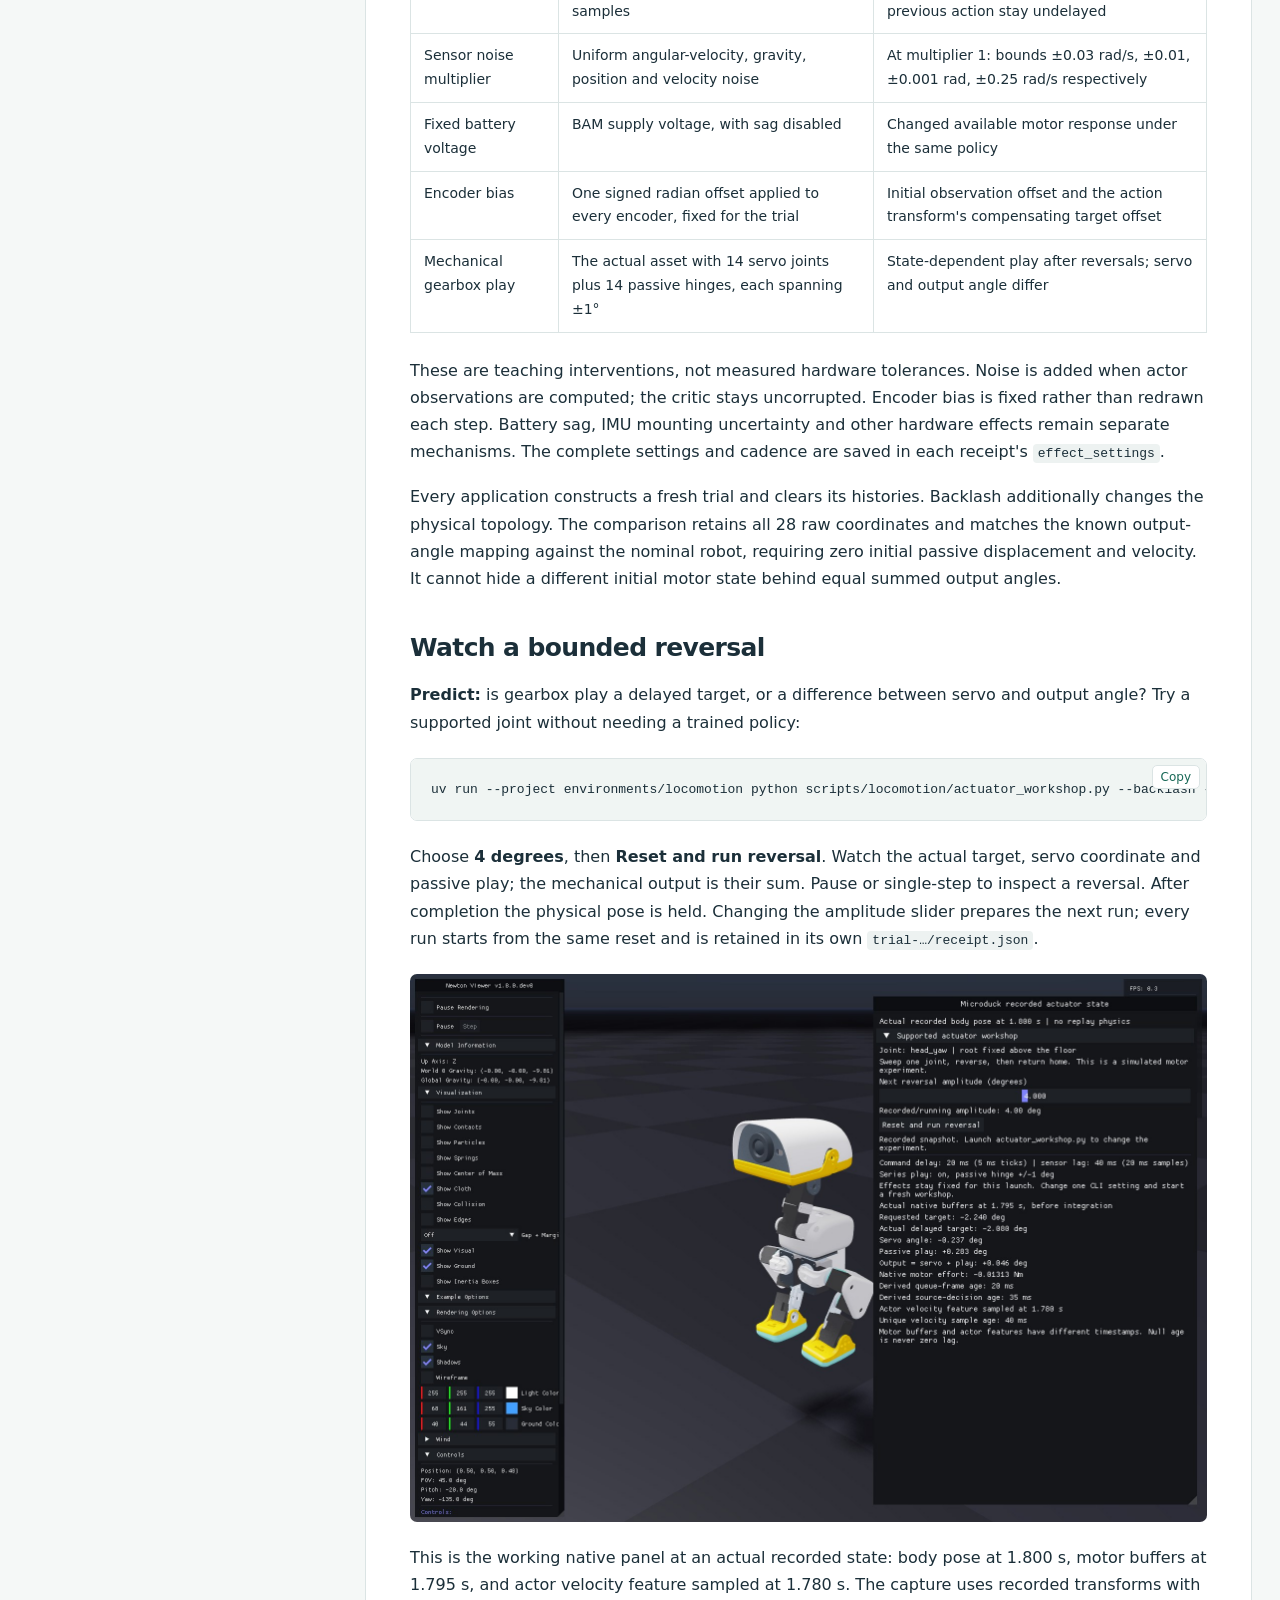
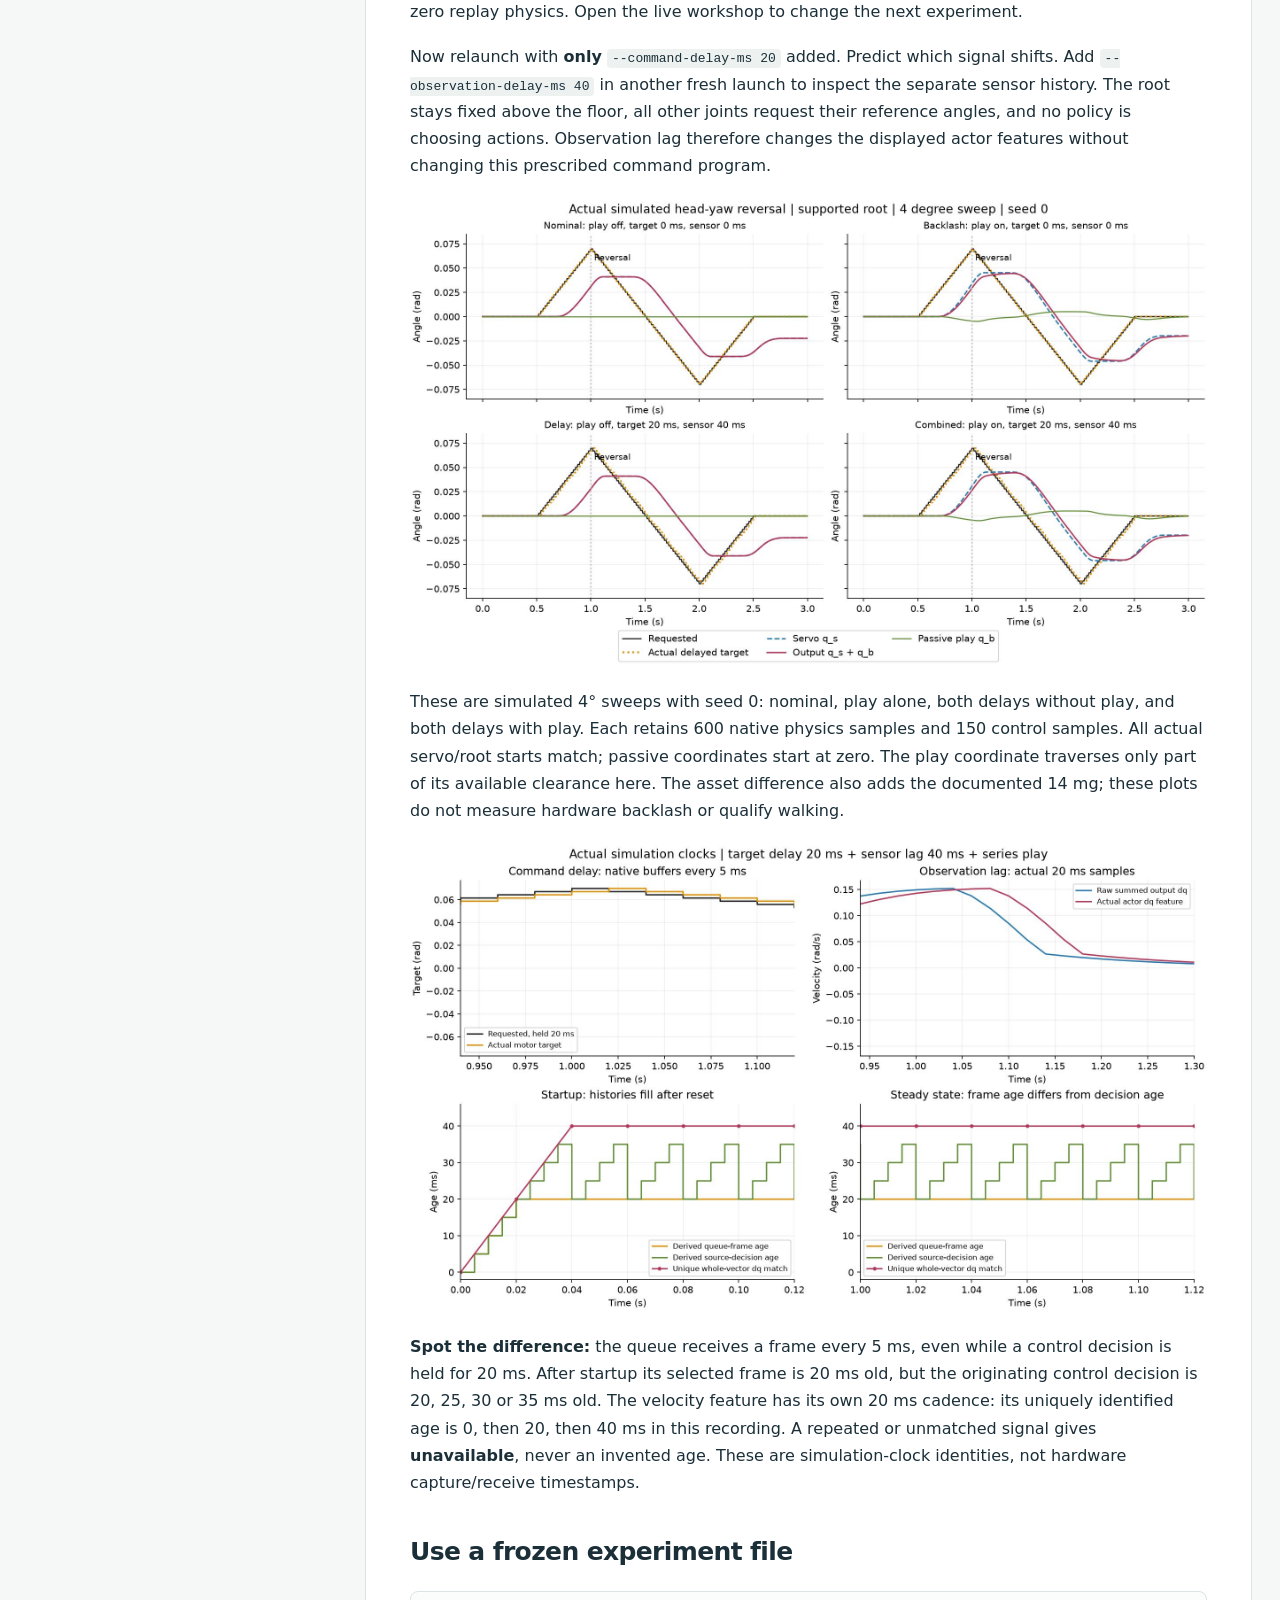
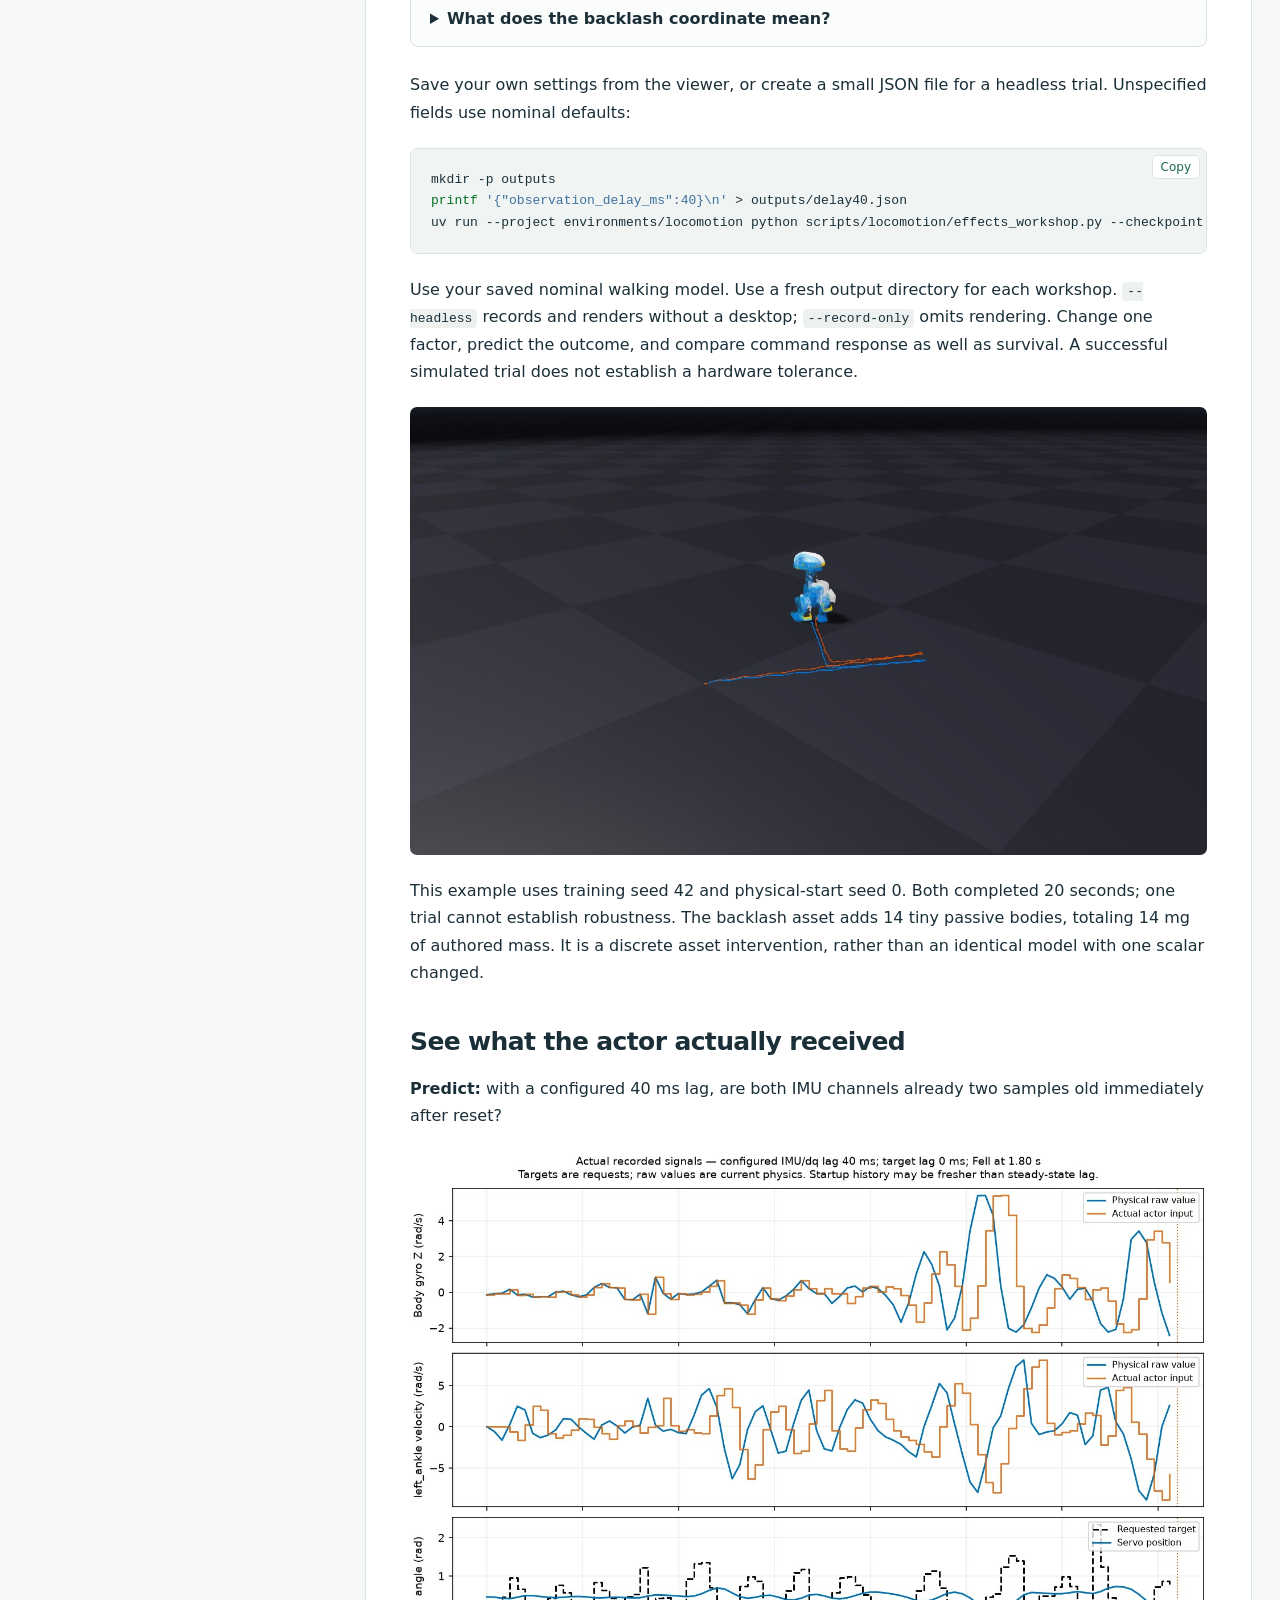
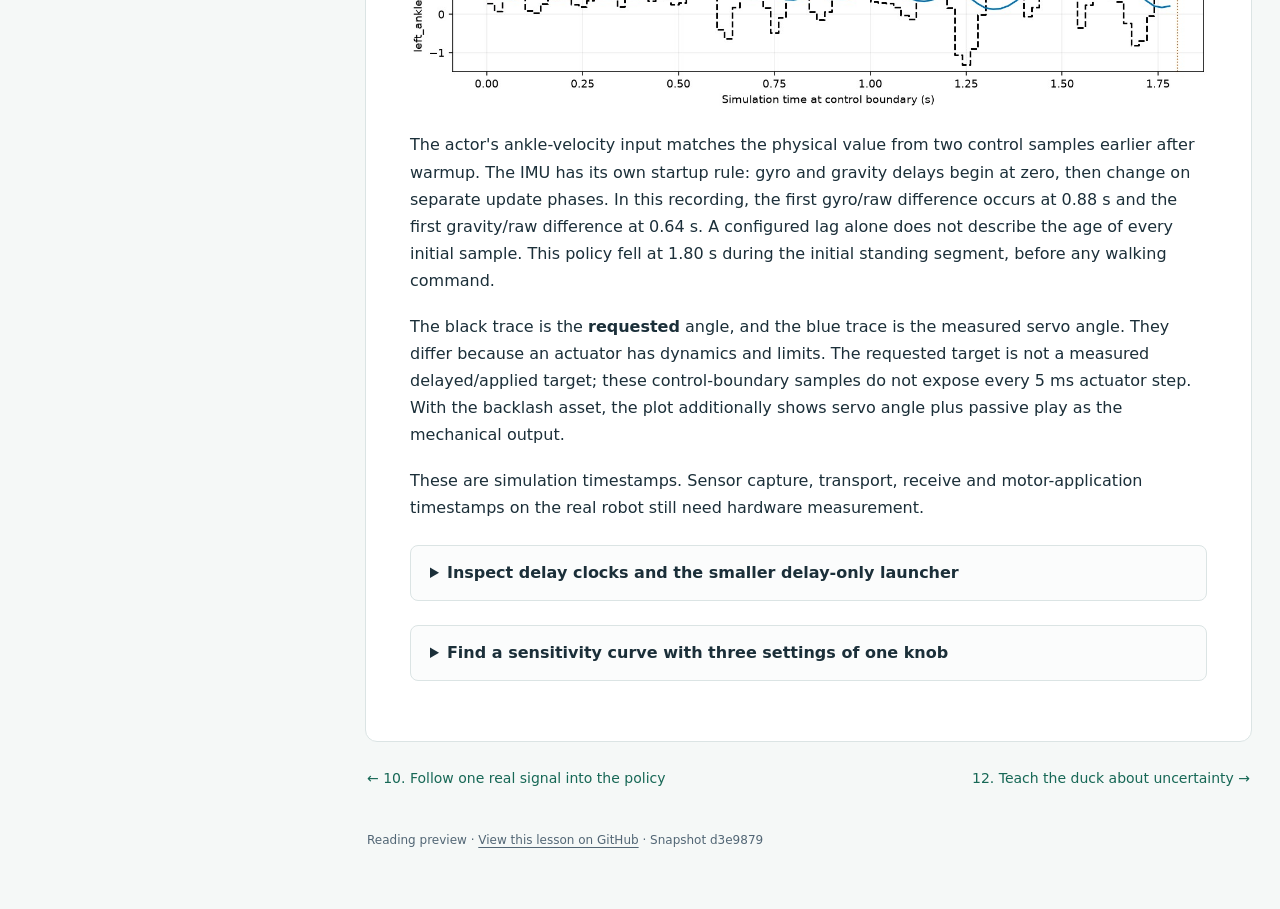
<file: 11-effects.html>
<!doctype html>
<html lang="en"><head><meta charset="utf-8"><meta name="viewport" content="width=device-width,initial-scale=1">
<title>11. Turn a reality-gap knob · Microduck locomotion</title><meta name="description" content="A hands-on tutorial for flat-ground PPO locomotion, Sim2Real and ONNX deployment with Microduck.">
<link rel="stylesheet" href="assets/site.css"><script defer src="assets/mermaid.min.js"></script><script defer src="assets/site.js"></script></head>
<body><header><a class="brand" href="index.html">Microduck <span>Locomotion lab</span></a><a class="source" href="https://github.com/isaac-sim/IsaacLabTutorial/pull/28">View tutorial PR ↗</a></header>
<div class="layout"><aside><details class="navigation" open><summary>Lessons</summary><nav aria-label="Lessons"><a href="index.html">Play, train, and understand Microduck</a><a href="02-first-training.html">2. Try training before studying the recipe</a><a href="03-puppet.html">3. Play with a puppet duck</a><a href="04-actions.html">4. Follow one action into the robot</a><a href="05-observations.html">5. Become an observation detective</a><a href="06-rewards.html">6. Can a better score hide worse walking?</a><a href="07-ppo.html">7. Explain the training run you already launched</a><a href="08-training.html">8. Investigate the first attempt</a><a href="09-evaluation.html">9. Evaluate what you actually care about</a><a href="10-reality-gap.html">10. Follow one real signal into the policy</a><a href="11-effects.html" aria-current="page">11. Turn a reality-gap knob</a><a href="12-robustness.html">12. Teach the duck about uncertainty</a><a href="13-deployment.html">13. Export without changing the policy</a></nav></details></aside>
<main id="main"><article><h1 id="11-turn-a-reality-gap-knob">11. Turn a reality-gap knob<a class="headerlink" href="#11-turn-a-reality-gap-knob" title="Permanent link">¶</a></h1>
<p>Predict whether adding 40 ms of sensor lag will change the policy's actions. Open the native Newton experiment using the exact nominal walking checkpoint saved in lesson 8 (<code>source outputs/tutorial.env</code> in a new terminal):</p>
<div class="codehilite"><pre><span></span><code>uv<span class="w"> </span>run<span class="w"> </span>--project<span class="w"> </span>environments/locomotion<span class="w"> </span>python<span class="w"> </span>scripts/locomotion/effects_workshop.py<span class="w"> </span>--checkpoint<span class="w"> </span><span class="s2">"</span><span class="nv">$DUCK_WALK_CHECKPOINT</span><span class="s2">"</span>
</code></pre></div>

<p>In <strong>Reality-gap experiment</strong>, change <strong>IMU/dq delay</strong> from zero to two samples and press <strong>Apply and restart trial</strong>. Playback closes while a fresh candidate is recorded, then reopens beside the same baseline ghost. The policy weights and initial mechanical state remain fixed. Editing a slider alone leaves the displayed recording unchanged; pending edits are labeled.</p>
<p>Pause, scrub, hide the ghost, or switch to side-by-side display. Find the earliest visible divergence. Then choose <strong>Restore nominal settings</strong> and apply again. Every application preserves its settings, log, recording, and comparison under a new <code>trial-…</code> directory. Closing the viewer finishes the workshop.</p>
<p><img alt="Actual native Newton controls for delay, noise, supply voltage, encoder bias and mechanical play beside the independently recorded baseline ghost and candidate" src="media/effects-workshop.jpg" /></p>
<p>The image is an offscreen capture of the working native widgets and real recordings. Collapse <strong>Reality-gap experiment</strong> when you want more room for replay controls.</p>
<p>After recording your own nominal and delayed trials, inspect their coverage in <a href="09-evaluation.html#find-the-failing-condition">the qualification explorer</a>.</p>
<h2 id="try-one-physical-mechanism">Try one physical mechanism<a class="headerlink" href="#try-one-physical-mechanism" title="Permanent link">¶</a></h2>
<table>
<thead>
<tr>
<th>Control</th>
<th>What changes</th>
<th>What to inspect</th>
</tr>
</thead>
<tbody>
<tr>
<td>Target delay</td>
<td>BAM command history, in 5 ms physics steps</td>
<td>Requested target versus delayed motor response</td>
</tr>
<tr>
<td>IMU/dq delay</td>
<td>IMU and joint-velocity histories, in 20 ms samples</td>
<td>Stale motion readings; position and previous action stay undelayed</td>
</tr>
<tr>
<td>Sensor noise multiplier</td>
<td>Uniform angular-velocity, gravity, position and velocity noise</td>
<td>At multiplier 1: bounds ±0.03 rad/s, ±0.01, ±0.001 rad, ±0.25 rad/s respectively</td>
</tr>
<tr>
<td>Fixed battery voltage</td>
<td>BAM supply voltage, with sag disabled</td>
<td>Changed available motor response under the same policy</td>
</tr>
<tr>
<td>Encoder bias</td>
<td>One signed radian offset applied to every encoder, fixed for the trial</td>
<td>Initial observation offset and the action transform's compensating target offset</td>
</tr>
<tr>
<td>Mechanical gearbox play</td>
<td>The actual asset with 14 servo joints plus 14 passive hinges, each spanning ±1°</td>
<td>State-dependent play after reversals; servo and output angle differ</td>
</tr>
</tbody>
</table>
<p>These are teaching interventions, not measured hardware tolerances. Noise is added when actor observations are computed; the critic stays uncorrupted. Encoder bias is fixed rather than redrawn each step. Battery sag, IMU mounting uncertainty and other hardware effects remain separate mechanisms. The complete settings and cadence are saved in each receipt's <code>effect_settings</code>.</p>
<p>Every application constructs a fresh trial and clears its histories. Backlash additionally changes the physical topology. The comparison retains all 28 raw coordinates and matches the known output-angle mapping against the nominal robot, requiring zero initial passive displacement and velocity. It cannot hide a different initial motor state behind equal summed output angles.</p>
<h2 id="watch-a-bounded-reversal">Watch a bounded reversal<a class="headerlink" href="#watch-a-bounded-reversal" title="Permanent link">¶</a></h2>
<p><strong>Predict:</strong> is gearbox play a delayed target, or a difference between servo and output angle? Try a supported joint without needing a trained policy:</p>
<div class="codehilite"><pre><span></span><code>uv<span class="w"> </span>run<span class="w"> </span>--project<span class="w"> </span>environments/locomotion<span class="w"> </span>python<span class="w"> </span>scripts/locomotion/actuator_workshop.py<span class="w"> </span>--backlash<span class="w"> </span>--output<span class="w"> </span>outputs/play-reversal
</code></pre></div>

<p>Choose <strong>4 degrees</strong>, then <strong>Reset and run reversal</strong>. Watch the actual target, servo coordinate and passive play; the mechanical output is their sum. Pause or single-step to inspect a reversal. After completion the physical pose is held. Changing the amplitude slider prepares the next run; every run starts from the same reset and is retained in its own <code>trial-…/receipt.json</code>.</p>
<p><img alt="Actual native actuator controls over a recorded supported Duck pose, showing distinct motor-buffer and actor-feature times, servo and passive angles, and uniquely identified sensor age" src="media/actuator-panel.jpg" /></p>
<p>This is the working native panel at an actual recorded state: body pose at 1.800 s, motor buffers at 1.795 s, and actor velocity feature sampled at 1.780 s. The capture uses recorded transforms with zero replay physics. Open the live workshop to change the next experiment.</p>
<p>Now relaunch with <strong>only</strong> <code>--command-delay-ms 20</code> added. Predict which signal shifts. Add <code>--observation-delay-ms 40</code> in another fresh launch to inspect the separate sensor history. The root stays fixed above the floor, all other joints request their reference angles, and no policy is choosing actions. Observation lag therefore changes the displayed actor features without changing this prescribed command program.</p>
<p><img alt="Four actual simulated head-yaw reversals show requested and delayed targets, servo angle, passive play, and summed mechanical output, including residual position error after the target returns home" src="media/actuator-reversal.jpg" /></p>
<p>These are simulated 4° sweeps with seed 0: nominal, play alone, both delays without play, and both delays with play. Each retains 600 native physics samples and 150 control samples. All actual servo/root starts match; passive coordinates start at zero. The play coordinate traverses only part of its available clearance here. The asset difference also adds the documented 14 mg; these plots do not measure hardware backlash or qualify walking.</p>
<p><img alt="Actual target and actor-velocity samples distinguish a 20 ms actuator queue from a 40 ms sensor history, including reset startup and the sawtooth age of a held control decision" src="media/actuator-clocks.jpg" /></p>
<p><strong>Spot the difference:</strong> the queue receives a frame every 5 ms, even while a control decision is held for 20 ms. After startup its selected frame is 20 ms old, but the originating control decision is 20, 25, 30 or 35 ms old. The velocity feature has its own 20 ms cadence: its uniquely identified age is 0, then 20, then 40 ms in this recording. A repeated or unmatched signal gives <strong>unavailable</strong>, never an invented age. These are simulation-clock identities, not hardware capture/receive timestamps.</p>
<h2 id="use-a-frozen-experiment-file">Use a frozen experiment file<a class="headerlink" href="#use-a-frozen-experiment-file" title="Permanent link">¶</a></h2>
<details>
<summary>What does the backlash coordinate mean?</summary>
<pre class="mermaid">flowchart LR
    Servo[Servo hinge: q_s] --&gt; Play[Passive series hinge: q_b in minus 1 to plus 1 degree]
    Play --&gt; Output[Mechanical output: q_out = q_s + q_b]
    Output --&gt; Encoder[Modeled encoder reads the summed output]</pre>
<p>On reversal, the passive hinge can traverse its available clearance before loading the opposite stop. The transmitted motion depends on load, friction and contacts; it is not a fixed number of milliseconds or a constant offset. This is a conceptual mechanism with the exact coordinate mapping used by the known asset. The BAM controller and actor encoder feature use the summed output; the raw receipt preserves each coordinate separately.</p>
<p><strong>Predict:</strong> after reversing a joint, which should you compare with the target: <code>q_s</code>, <code>q_b</code>, or <code>q_s + q_b</code>? Inspect both servo and output traces before treating a discrepancy as sensor delay.</p>
</details>
<p>Save your own settings from the viewer, or create a small JSON file for a headless trial. Unspecified fields use nominal defaults:</p>
<div class="codehilite"><pre><span></span><code>mkdir<span class="w"> </span>-p<span class="w"> </span>outputs
<span class="nb">printf</span><span class="w"> </span><span class="s1">'{"observation_delay_ms":40}\n'</span><span class="w"> </span>&gt;<span class="w"> </span>outputs/delay40.json
uv<span class="w"> </span>run<span class="w"> </span>--project<span class="w"> </span>environments/locomotion<span class="w"> </span>python<span class="w"> </span>scripts/locomotion/effects_workshop.py<span class="w"> </span>--checkpoint<span class="w"> </span><span class="s2">"</span><span class="nv">$DUCK_WALK_CHECKPOINT</span><span class="s2">"</span><span class="w"> </span>--effects<span class="w"> </span>outputs/delay40.json<span class="w"> </span>--record-only<span class="w"> </span>--output<span class="w"> </span>outputs/delay-workshop
</code></pre></div>

<p>Use your saved nominal walking model. Use a fresh output directory for each workshop. <code>--headless</code> records and renders without a desktop; <code>--record-only</code> omits rendering. Change one factor, predict the outcome, and compare command response as well as survival. A successful simulated trial does not establish a hardware tolerance.</p>
<p><img alt="Actual independently simulated baseline ghost and backlash candidate, sharing world coordinates and a fixed command protocol" src="media/ghost-backlash.jpg" /></p>
<p>This example uses training seed 42 and physical-start seed 0. Both completed 20 seconds; one trial cannot establish robustness. The backlash asset adds 14 tiny passive bodies, totaling 14 mg of authored mass. It is a discrete asset intervention, rather than an identical model with one scalar changed.</p>
<h2 id="see-what-the-actor-actually-received">See what the actor actually received<a class="headerlink" href="#see-what-the-actor-actually-received" title="Permanent link">¶</a></h2>
<p><strong>Predict:</strong> with a configured 40 ms lag, are both IMU channels already two samples old immediately after reset?</p>
<p><img alt="Actual simulated gyro and ankle-velocity readings compared with actor inputs, plus requested targets and servo positions; the delayed policy falls at 1.8 seconds" src="media/signal-delay40.jpg" /></p>
<p>The actor's ankle-velocity input matches the physical value from two control samples earlier after warmup. The IMU has its own startup rule: gyro and gravity delays begin at zero, then change on separate update phases. In this recording, the first gyro/raw difference occurs at 0.88 s and the first gravity/raw difference at 0.64 s. A configured lag alone does not describe the age of every initial sample. This policy fell at 1.80 s during the initial standing segment, before any walking command.</p>
<p>The black trace is the <strong>requested</strong> angle, and the blue trace is the measured servo angle. They differ because an actuator has dynamics and limits. The requested target is not a measured delayed/applied target; these control-boundary samples do not expose every 5 ms actuator step. With the backlash asset, the plot additionally shows servo angle plus passive play as the mechanical output.</p>
<p>These are simulation timestamps. Sensor capture, transport, receive and motor-application timestamps on the real robot still need hardware measurement.</p>
<details>
<summary>Inspect delay clocks and the smaller delay-only launcher</summary>
<p>Predict the effect of a 40 ms observation delay. Choose the exact saved checkpoint from your run directory, then record matching trials and open the ghost viewer:</p>
<p>The <a href="09-evaluation.html#find-the-failing-condition">qualification explorer</a> compares your recorded outcomes; the ghost below helps inspect how their motions diverged.</p>
<div class="codehilite"><pre><span></span><code>uv<span class="w"> </span>run<span class="w"> </span>--project<span class="w"> </span>environments/locomotion<span class="w"> </span>python<span class="w"> </span>scripts/locomotion/reality_gap.py<span class="w"> </span>--checkpoint<span class="w"> </span><span class="s2">"</span><span class="nv">$DUCK_WALK_CHECKPOINT</span><span class="s2">"</span><span class="w"> </span>--seed<span class="w"> </span><span class="m">0</span><span class="w"> </span>--observation-delay-ms<span class="w"> </span><span class="m">40</span>
</code></pre></div>

<p>Use the same exact checkpoint, seed, and commands. The script changes IMU and joint-velocity observation lag; joint-position and previous-action channels are unchanged. It is a specific sensor-delay experiment, not a claim that every input is delayed.</p>
<p>Two independent simulator processes produce the baseline and changed-condition receipts. The blue translucent ghost is the baseline; the solid duck is the changed-condition trial. Their initial base pose, joint pose/order, seed, time step, horizon, and command sequence must match. Each policy remains in closed loop, so observations and actions can diverge after the initial state.</p>
<p><strong>Play:</strong> pause, scrub recorded time, take one step, hide the ghost, change its opacity, and switch between a world overlay and side-by-side display. Ground trails retain drift. When one trial ends, its last recorded pre-reset pose stays visible and the panel marks the ending; the other trial continues. Scrubbing advances no physics. The ghost has no colliders or solver and cannot support or knock over the candidate.</p>
<p>The viewer controls change the display of recorded trials. To try another physical delay, rerun the command with a new value. Delay buffers are constructed for each trial; a display slider does not silently reconfigure an active simulator. Add <code>--headless</code> to record and render without a desktop, or <code>--record-only</code> to save trials without playback.</p>
<p>Replay an existing pair without repeating simulation:</p>
<div class="codehilite"><pre><span></span><code>uv<span class="w"> </span>run<span class="w"> </span>--project<span class="w"> </span>environments/locomotion<span class="w"> </span>python<span class="w"> </span>scripts/locomotion/compare.py<span class="w"> </span>--reference<span class="w"> </span>outputs/reality-gap/reference/receipt.json<span class="w"> </span>--candidate<span class="w"> </span>outputs/reality-gap/candidate/receipt.json
</code></pre></div>

<p>Command delay is separate. Try <code>--command-delay-ms 20</code>: it delays actuator targets by four 5 ms physics steps. A 40 ms observation delay spans two 20 ms samples. Converting both from the same step count would be wrong. Histories have startup/reset behavior; inspect and verify it before interpreting the first samples as steady-state latency.</p>
<p>Backlash is state-dependent mechanical play, particularly visible after reversals. It differs from fixed encoder bias, random noise, an action deadband, and pure delay. The maintained transfer task offers a backlash asset through <code>presets=backlash</code>; that changes the asset/observation mapping and requires scene reconstruction. The effects workshop reconstructs the scene when this selection changes.</p>
<p>In one exploratory run (4096 environments, 1000 PPO iterations, training seed 42, evaluation seed 0), the baseline completed 20 seconds while the 40 ms delayed trial fell after 1.62 seconds. This illustrates sensitivity for that saved policy; repeat across independent training/evaluation seeds before drawing a robustness conclusion.</p>
<p><img alt="Native ghost playback: the baseline remains upright; the delayed candidate's last pre-fall pose is held" src="media/ghost-delay.jpg" /></p>
<p>The image uses a constant side-by-side display offset. Both recorded world paths remain intact.</p>
<p><img alt="Measured command tracking over the full attempted horizon, with the candidate stopping at its early fall" src="media/tracking-delay.jpg" /></p>
<p>Regenerate the chart from a new matched pair:</p>
<div class="codehilite"><pre><span></span><code>uv<span class="w"> </span>run<span class="w"> </span>--project<span class="w"> </span>environments/locomotion<span class="w"> </span>python<span class="w"> </span>scripts/locomotion/plot_comparison.py<span class="w"> </span>--reference<span class="w"> </span>outputs/reality-gap/reference/receipt.json<span class="w"> </span>--candidate<span class="w"> </span>outputs/reality-gap/candidate/receipt.json
</code></pre></div>

<p><strong>Record:</strong> which signals were delayed, the delay in milliseconds and samples, and whether the policy survived long enough for the change to be interpretable.</p>
</details>
<details>
<summary>Find a sensitivity curve with three settings of one knob</summary>
<p><strong>Predict:</strong> will 20 ms of observation lag preserve standing but lose command response? Keep one nominal policy, one actual starting state and the 20-second commands fixed. Change only observation delay:</p>
<div class="codehilite"><pre><span></span><code><span class="k">for</span><span class="w"> </span>lag<span class="w"> </span><span class="k">in</span><span class="w"> </span><span class="m">0</span><span class="w"> </span><span class="m">20</span><span class="w"> </span><span class="m">40</span><span class="p">;</span><span class="w"> </span><span class="k">do</span>
<span class="w">  </span>uv<span class="w"> </span>run<span class="w"> </span>--project<span class="w"> </span>environments/locomotion<span class="w"> </span>python<span class="w"> </span>scripts/locomotion/evaluate.py<span class="w"> </span>--checkpoint<span class="w"> </span><span class="s2">"</span><span class="nv">$DUCK_WALK_CHECKPOINT</span><span class="s2">"</span><span class="w"> </span>--start-protocol<span class="w"> </span>balance-starts-v1<span class="w"> </span>--seed<span class="w"> </span><span class="m">0</span><span class="w"> </span>--observation-delay-ms<span class="w"> </span><span class="s2">"</span><span class="nv">$lag</span><span class="s2">"</span><span class="w"> </span>--output<span class="w"> </span><span class="s2">"outputs/sensitivity/lag-</span><span class="nv">$lag</span><span class="s2">"</span>
<span class="k">done</span>
uv<span class="w"> </span>run<span class="w"> </span>--project<span class="w"> </span>environments/locomotion<span class="w"> </span>python<span class="w"> </span>-<span class="w"> </span><span class="s">&lt;&lt;'PY_SENSITIVITY'</span>
<span class="s">import json</span>
<span class="s">from pathlib import Path</span>
<span class="s">import matplotlib</span>
<span class="s">matplotlib.use("Agg")</span>
<span class="s">import matplotlib.pyplot as plt</span>
<span class="s">from isaaclab_tutorial.locomotion.comparison import assert_matched_start</span>

<span class="s">lags = [0, 20, 40]</span>
<span class="s">records = [json.loads(Path(f"outputs/sensitivity/lag-{lag}/receipt.json").read_text()) for lag in lags]</span>
<span class="s">assert len({r["checkpoint_sha256"] for r in records}) == 1</span>
<span class="s">assert len({r["start_condition"]["sample_sha256"] for r in records}) == 1</span>
<span class="s">for lag, r in zip(lags, records):</span>
<span class="s">    assert r["conditions"]["observation_delay_ms"] == lag</span>
<span class="s">    assert_matched_start(records[0], r)</span>
<span class="s">fig, axes = plt.subplots(1, 2, figsize=(9, 3.6), layout="constrained")</span>
<span class="s">for lag, r in zip(lags, records):</span>
<span class="s">    if not r["valid"]:</span>
<span class="s">        axes[0].text(lag, 0, "invalid", rotation=90, ha="center")</span>
<span class="s">        continue</span>
<span class="s">    m, q = r["metrics"], r["qualification"]</span>
<span class="s">    label = "fell" if m["fell"] else "response passed" if q["passed"] else "response failed"</span>
<span class="s">    axes[0].scatter(lag, 100 * m["coverage"], marker="x" if m["fell"] else "o")</span>
<span class="s">    axes[0].annotate(label, (lag, 100 * m["coverage"]), fontsize=8, rotation=25)</span>
<span class="s">    if m["coverage"] &gt;= 1 and not m["fell"]:</span>
<span class="s">        axes[1].scatter(lag, m["tracking_rmse"][0], color="tab:blue")</span>
<span class="s">    else:</span>
<span class="s">        axes[1].text(lag, 0, "unavailable", rotation=90, ha="center", fontsize=8)</span>
<span class="s">axes[0].set(xlabel="IMU/dq lag (ms)", ylabel="Horizon coverage (%)", ylim=(-5, 125))</span>
<span class="s">axes[1].set(xlabel="IMU/dq lag (ms)", ylabel="Complete-trial forward RMSE (m/s)")</span>
<span class="s">axes[1].set_ylim(bottom=0)</span>
<span class="s">for ax in axes:</span>
<span class="s">    ax.set_xticks(lags)</span>
<span class="s">    ax.grid(alpha=0.2)</span>
<span class="s">fig.savefig("outputs/sensitivity/curve.png", dpi=150)</span>
<span class="s">print("Open outputs/sensitivity/curve.png; unavailable tracking is not zero error.")</span>
<span class="s">PY_SENSITIVITY</span>
</code></pre></div>

<p>A failed evaluator process is a software/numerical problem to inspect before interpreting the curve. Ordinary physical falls produce valid diagnostic receipts and remain plotted. A command-line loop alone does not validate those trials: check each receipt's initial state, command trace and effect settings if you change this experiment.</p>
<p>This is one trained policy on one physical start. Repeat with the same additional starts at each lag to investigate sensitivity; independent training seeds are needed to estimate variation across learned policies. Use the ghost viewer on the zero-lag and changed-lag receipts to explain a divergence you see in the curve.</p>
</details></article><nav class="pagination" aria-label="Previous and next lesson"><a href="10-reality-gap.html">← 10. Follow one real signal into the policy</a><a href="12-robustness.html">12. Teach the duck about uncertainty →</a></nav>
<footer>Reading preview · <a href="https://github.com/AntoineRichard/IsaacLabTutorial/blob/d3e987957320f1a7c617b776019313b286d373c1/docs/locomotion/11-effects.md">View this lesson on GitHub</a> · Snapshot d3e9879</footer></main></div></body></html>
</file>
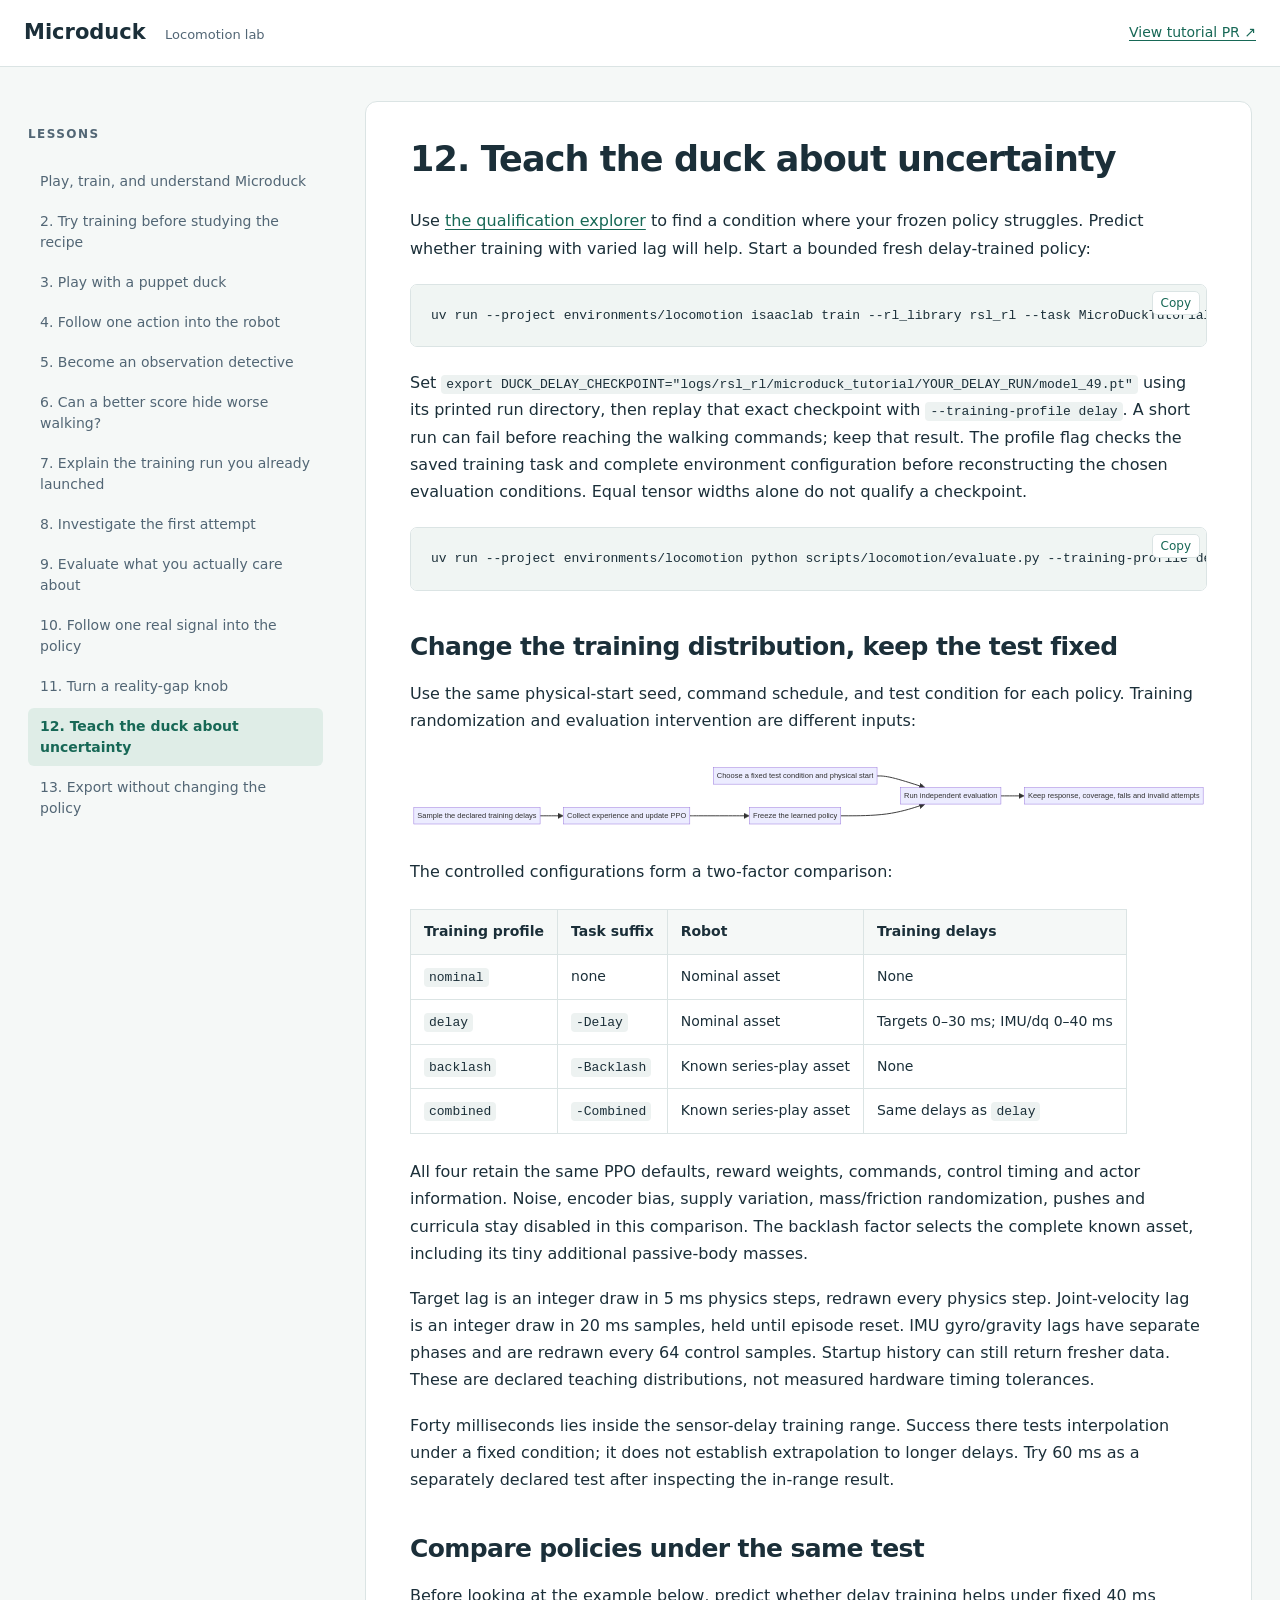
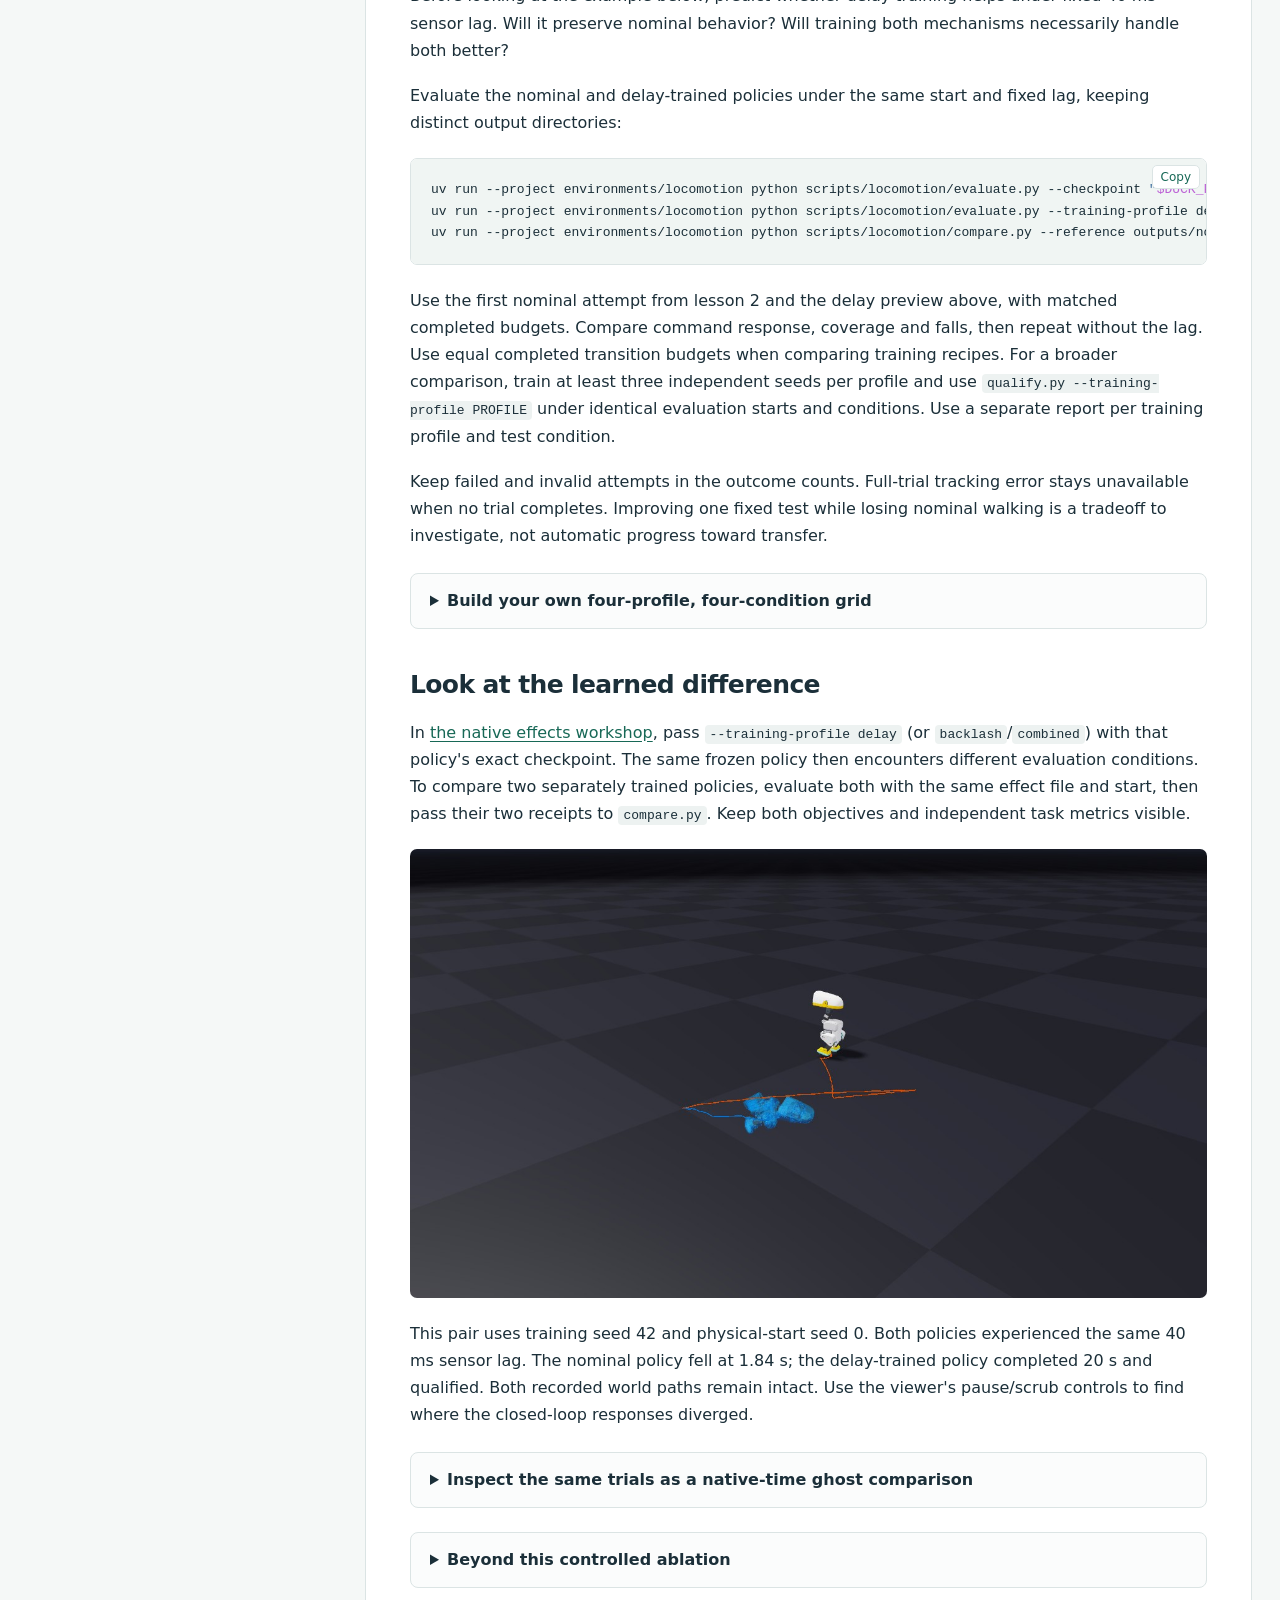
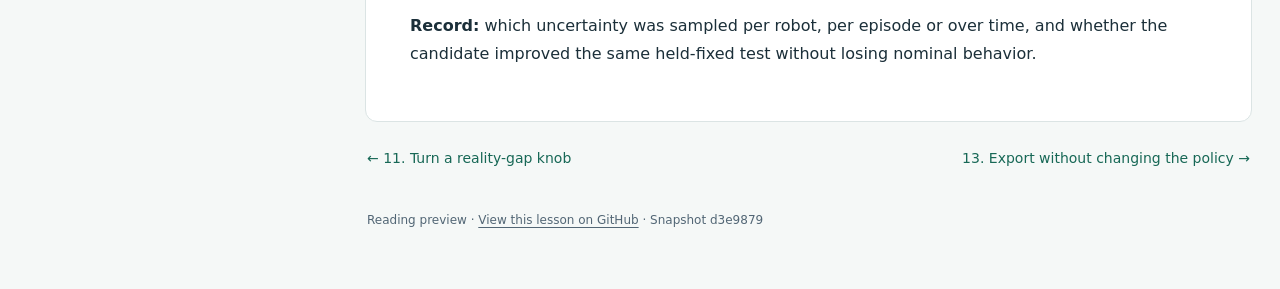
<file: 12-robustness.html>
<!doctype html>
<html lang="en"><head><meta charset="utf-8"><meta name="viewport" content="width=device-width,initial-scale=1">
<title>12. Teach the duck about uncertainty · Microduck locomotion</title><meta name="description" content="A hands-on tutorial for flat-ground PPO locomotion, Sim2Real and ONNX deployment with Microduck.">
<link rel="stylesheet" href="assets/site.css"><script defer src="assets/mermaid.min.js"></script><script defer src="assets/site.js"></script></head>
<body><header><a class="brand" href="index.html">Microduck <span>Locomotion lab</span></a><a class="source" href="https://github.com/isaac-sim/IsaacLabTutorial/pull/28">View tutorial PR ↗</a></header>
<div class="layout"><aside><details class="navigation" open><summary>Lessons</summary><nav aria-label="Lessons"><a href="index.html">Play, train, and understand Microduck</a><a href="02-first-training.html">2. Try training before studying the recipe</a><a href="03-puppet.html">3. Play with a puppet duck</a><a href="04-actions.html">4. Follow one action into the robot</a><a href="05-observations.html">5. Become an observation detective</a><a href="06-rewards.html">6. Can a better score hide worse walking?</a><a href="07-ppo.html">7. Explain the training run you already launched</a><a href="08-training.html">8. Investigate the first attempt</a><a href="09-evaluation.html">9. Evaluate what you actually care about</a><a href="10-reality-gap.html">10. Follow one real signal into the policy</a><a href="11-effects.html">11. Turn a reality-gap knob</a><a href="12-robustness.html" aria-current="page">12. Teach the duck about uncertainty</a><a href="13-deployment.html">13. Export without changing the policy</a></nav></details></aside>
<main id="main"><article><h1 id="12-teach-the-duck-about-uncertainty">12. Teach the duck about uncertainty<a class="headerlink" href="#12-teach-the-duck-about-uncertainty" title="Permanent link">¶</a></h1>
<p>Use <a href="09-evaluation.html#find-the-failing-condition">the qualification explorer</a> to find a condition where your frozen policy struggles. Predict whether training with varied lag will help. Start a bounded fresh delay-trained policy:</p>
<div class="codehilite"><pre><span></span><code>uv<span class="w"> </span>run<span class="w"> </span>--project<span class="w"> </span>environments/locomotion<span class="w"> </span>isaaclab<span class="w"> </span>train<span class="w"> </span>--rl_library<span class="w"> </span>rsl_rl<span class="w"> </span>--task<span class="w"> </span>MicroDuckTutorial-Velocity-Flat-Delay<span class="w"> </span>--num_envs<span class="w"> </span><span class="m">128</span><span class="w"> </span>--max_iterations<span class="w"> </span><span class="m">50</span><span class="w"> </span>--seed<span class="w"> </span><span class="m">42</span><span class="w"> </span>--run_name<span class="w"> </span>delay_preview<span class="w"> </span>--visualizer<span class="w"> </span>none
</code></pre></div>

<p>Set <code>export DUCK_DELAY_CHECKPOINT="logs/rsl_rl/microduck_tutorial/YOUR_DELAY_RUN/model_49.pt"</code> using its printed run directory, then replay that exact checkpoint with <code>--training-profile delay</code>. A short run can fail before reaching the walking commands; keep that result. The profile flag checks the saved training task and complete environment configuration before reconstructing the chosen evaluation conditions. Equal tensor widths alone do not qualify a checkpoint.</p>
<div class="codehilite"><pre><span></span><code>uv<span class="w"> </span>run<span class="w"> </span>--project<span class="w"> </span>environments/locomotion<span class="w"> </span>python<span class="w"> </span>scripts/locomotion/evaluate.py<span class="w"> </span>--training-profile<span class="w"> </span>delay<span class="w"> </span>--checkpoint<span class="w"> </span><span class="s2">"</span><span class="nv">$DUCK_DELAY_CHECKPOINT</span><span class="s2">"</span><span class="w"> </span>--start-protocol<span class="w"> </span>balance-starts-v1<span class="w"> </span>--seed<span class="w"> </span><span class="m">0</span><span class="w"> </span>--observation-delay-ms<span class="w"> </span><span class="m">40</span><span class="w"> </span>--output<span class="w"> </span>outputs/delay-trained-check
</code></pre></div>

<h2 id="change-the-training-distribution-keep-the-test-fixed">Change the training distribution, keep the test fixed<a class="headerlink" href="#change-the-training-distribution-keep-the-test-fixed" title="Permanent link">¶</a></h2>
<p>Use the same physical-start seed, command schedule, and test condition for each policy. Training randomization and evaluation intervention are different inputs:</p>
<pre class="mermaid">flowchart LR
    D[Sample the declared training delays] --&gt; L[Collect experience and update PPO]
    L --&gt; P[Freeze the learned policy]
    C[Choose a fixed test condition and physical start] --&gt; E[Run independent evaluation]
    P --&gt; E
    E --&gt; R[Keep response, coverage, falls and invalid attempts]</pre>

<p>The controlled configurations form a two-factor comparison:</p>
<table>
<thead>
<tr>
<th>Training profile</th>
<th>Task suffix</th>
<th>Robot</th>
<th>Training delays</th>
</tr>
</thead>
<tbody>
<tr>
<td><code>nominal</code></td>
<td>none</td>
<td>Nominal asset</td>
<td>None</td>
</tr>
<tr>
<td><code>delay</code></td>
<td><code>-Delay</code></td>
<td>Nominal asset</td>
<td>Targets 0–30 ms; IMU/dq 0–40 ms</td>
</tr>
<tr>
<td><code>backlash</code></td>
<td><code>-Backlash</code></td>
<td>Known series-play asset</td>
<td>None</td>
</tr>
<tr>
<td><code>combined</code></td>
<td><code>-Combined</code></td>
<td>Known series-play asset</td>
<td>Same delays as <code>delay</code></td>
</tr>
</tbody>
</table>
<p>All four retain the same PPO defaults, reward weights, commands, control timing and actor information. Noise, encoder bias, supply variation, mass/friction randomization, pushes and curricula stay disabled in this comparison. The backlash factor selects the complete known asset, including its tiny additional passive-body masses.</p>
<p>Target lag is an integer draw in 5 ms physics steps, redrawn every physics step. Joint-velocity lag is an integer draw in 20 ms samples, held until episode reset. IMU gyro/gravity lags have separate phases and are redrawn every 64 control samples. Startup history can still return fresher data. These are declared teaching distributions, not measured hardware timing tolerances.</p>
<p>Forty milliseconds lies inside the sensor-delay training range. Success there tests interpolation under a fixed condition; it does not establish extrapolation to longer delays. Try 60 ms as a separately declared test after inspecting the in-range result.</p>
<h2 id="compare-policies-under-the-same-test">Compare policies under the same test<a class="headerlink" href="#compare-policies-under-the-same-test" title="Permanent link">¶</a></h2>
<p>Before looking at the example below, predict whether delay training helps under fixed 40 ms sensor lag. Will it preserve nominal behavior? Will training both mechanisms necessarily handle both better?</p>
<p>Evaluate the nominal and delay-trained policies under the same start and fixed lag, keeping distinct output directories:</p>
<div class="codehilite"><pre><span></span><code>uv<span class="w"> </span>run<span class="w"> </span>--project<span class="w"> </span>environments/locomotion<span class="w"> </span>python<span class="w"> </span>scripts/locomotion/evaluate.py<span class="w"> </span>--checkpoint<span class="w"> </span><span class="s2">"</span><span class="nv">$DUCK_FIRST_CHECKPOINT</span><span class="s2">"</span><span class="w"> </span>--start-protocol<span class="w"> </span>balance-starts-v1<span class="w"> </span>--seed<span class="w"> </span><span class="m">0</span><span class="w"> </span>--observation-delay-ms<span class="w"> </span><span class="m">40</span><span class="w"> </span>--output<span class="w"> </span>outputs/nominal-under-lag
uv<span class="w"> </span>run<span class="w"> </span>--project<span class="w"> </span>environments/locomotion<span class="w"> </span>python<span class="w"> </span>scripts/locomotion/evaluate.py<span class="w"> </span>--training-profile<span class="w"> </span>delay<span class="w"> </span>--checkpoint<span class="w"> </span><span class="s2">"</span><span class="nv">$DUCK_DELAY_CHECKPOINT</span><span class="s2">"</span><span class="w"> </span>--start-protocol<span class="w"> </span>balance-starts-v1<span class="w"> </span>--seed<span class="w"> </span><span class="m">0</span><span class="w"> </span>--observation-delay-ms<span class="w"> </span><span class="m">40</span><span class="w"> </span>--output<span class="w"> </span>outputs/delay-under-lag
uv<span class="w"> </span>run<span class="w"> </span>--project<span class="w"> </span>environments/locomotion<span class="w"> </span>python<span class="w"> </span>scripts/locomotion/compare.py<span class="w"> </span>--reference<span class="w"> </span>outputs/nominal-under-lag/receipt.json<span class="w"> </span>--candidate<span class="w"> </span>outputs/delay-under-lag/receipt.json
</code></pre></div>

<p>Use the first nominal attempt from lesson 2 and the delay preview above, with matched completed budgets. Compare command response, coverage and falls, then repeat without the lag. Use equal completed transition budgets when comparing training recipes. For a broader comparison, train at least three independent seeds per profile and use <code>qualify.py --training-profile PROFILE</code> under identical evaluation starts and conditions. Use a separate report per training profile and test condition.</p>
<p>Keep failed and invalid attempts in the outcome counts. Full-trial tracking error stays unavailable when no trial completes. Improving one fixed test while losing nominal walking is a tradeoff to investigate, not automatic progress toward transfer.</p>
<details>
<summary>Build your own four-profile, four-condition grid</summary>
<p>The short version teaches the method even if all four policies fail. Reuse your fresh nominal 128-environment/50-iteration seed-42 attempt and the delay preview above. Train the other two profiles with the same budget:</p>
<div class="codehilite"><pre><span></span><code>uv<span class="w"> </span>run<span class="w"> </span>--project<span class="w"> </span>environments/locomotion<span class="w"> </span>isaaclab<span class="w"> </span>train<span class="w"> </span>--rl_library<span class="w"> </span>rsl_rl<span class="w"> </span>--task<span class="w"> </span>MicroDuckTutorial-Velocity-Flat-Backlash<span class="w"> </span>--num_envs<span class="w"> </span><span class="m">128</span><span class="w"> </span>--max_iterations<span class="w"> </span><span class="m">50</span><span class="w"> </span>--seed<span class="w"> </span><span class="m">42</span><span class="w"> </span>--run_name<span class="w"> </span>backlash_preview<span class="w"> </span>--visualizer<span class="w"> </span>none
uv<span class="w"> </span>run<span class="w"> </span>--project<span class="w"> </span>environments/locomotion<span class="w"> </span>isaaclab<span class="w"> </span>train<span class="w"> </span>--rl_library<span class="w"> </span>rsl_rl<span class="w"> </span>--task<span class="w"> </span>MicroDuckTutorial-Velocity-Flat-Combined<span class="w"> </span>--num_envs<span class="w"> </span><span class="m">128</span><span class="w"> </span>--max_iterations<span class="w"> </span><span class="m">50</span><span class="w"> </span>--seed<span class="w"> </span><span class="m">42</span><span class="w"> </span>--run_name<span class="w"> </span>combined_preview<span class="w"> </span>--visualizer<span class="w"> </span>none
</code></pre></div>

<p>If you changed the first attempt's budget, match it in all four runs. Do not compare a supplied 98-million-transition reference with a fresh 153,600-transition candidate as an equal-budget training ablation.</p>
<p>Copy the four exact checkpoint paths into a local file, replacing each placeholder. Lists permit independent training seeds later:</p>
<div class="codehilite"><pre><span></span><code>mkdir<span class="w"> </span>-p<span class="w"> </span>outputs/robustness
cat<span class="w"> </span>&gt;<span class="w"> </span>outputs/robustness/checkpoints.json<span class="w"> </span><span class="s">&lt;&lt;'JSON'</span>
<span class="s">{</span>
<span class="s">  "nominal": ["logs/rsl_rl/microduck_tutorial/YOUR_FIRST_ATTEMPT/model_49.pt"],</span>
<span class="s">  "delay": ["logs/rsl_rl/microduck_tutorial/YOUR_DELAY_RUN/model_49.pt"],</span>
<span class="s">  "backlash": ["logs/rsl_rl/microduck_tutorial/YOUR_BACKLASH_RUN/model_49.pt"],</span>
<span class="s">  "combined": ["logs/rsl_rl/microduck_tutorial/YOUR_COMBINED_RUN/model_49.pt"]</span>
<span class="s">}</span>
<span class="s">JSON</span>
uv<span class="w"> </span>run<span class="w"> </span>--project<span class="w"> </span>environments/locomotion<span class="w"> </span>python<span class="w"> </span>-<span class="w"> </span><span class="s">&lt;&lt;'PY_MATRIX'</span>
<span class="s">import hashlib</span>
<span class="s">import json</span>
<span class="s">import subprocess</span>
<span class="s">import sys</span>
<span class="s">from pathlib import Path</span>
<span class="s">import yaml</span>
<span class="s">import numpy as np</span>
<span class="s">import matplotlib</span>
<span class="s">matplotlib.use("Agg")</span>
<span class="s">import matplotlib.pyplot as plt</span>
<span class="s">from isaaclab_tutorial.locomotion.training import checkpoint_progress</span>

<span class="s">root = Path("outputs/robustness")</span>
<span class="s">models = json.loads((root / "checkpoints.json").read_text())</span>
<span class="s">profiles = ["nominal", "delay", "backlash", "combined"]</span>
<span class="s">conditions = {"nominal": {}, "lag40": {"observation_delay_ms": 40},</span>
<span class="s">              "backlash": {"backlash": True}, "combined": {"backlash": True, "observation_delay_ms": 40}}</span>
<span class="s"># Match saved environment counts, horizons, realized update counters and seed sets.</span>
<span class="s">budgets, seed_sets, expected_models = [], [], {}</span>
<span class="s">assert set(models) == set(profiles)</span>
<span class="s">for profile in profiles:</span>
<span class="s">    identities = {}</span>
<span class="s">    for checkpoint in models[profile]:</span>
<span class="s">        path = Path(checkpoint)</span>
<span class="s">        env = yaml.load((path.parent / "params/env.yaml").read_text(), Loader=yaml.BaseLoader)</span>
<span class="s">        agent = yaml.load((path.parent / "params/agent.yaml").read_text(), Loader=yaml.BaseLoader)</span>
<span class="s">        budgets.append((int(env["scene"]["num_envs"]), int(agent["num_steps_per_env"]), checkpoint_progress(path)))</span>
<span class="s">        seed = int(agent["seed"])</span>
<span class="s">        assert seed not in identities, "One checkpoint per independent training seed."</span>
<span class="s">        identities[seed] = hashlib.sha256(path.read_bytes()).hexdigest()</span>
<span class="s">    assert identities, "Each training profile needs checkpoints."</span>
<span class="s">    seed_sets.append(set(identities))</span>
<span class="s">    expected_models[profile] = identities</span>
<span class="s">assert all(b == budgets[0] for b in budgets), "Use equal completed training budgets."</span>
<span class="s">assert all(seeds == seed_sets[0] for seeds in seed_sets), "Match training seeds across profiles."</span>
<span class="s">grid = np.empty((4, 4))</span>
<span class="s">labels = []</span>
<span class="s">for row, profile in enumerate(profiles):</span>
<span class="s">    labels.append([])</span>
<span class="s">    for col, (condition, settings) in enumerate(conditions.items()):</span>
<span class="s">        effects = root / f"{condition}.json"</span>
<span class="s">        effects.write_text(json.dumps(settings))</span>
<span class="s">        output = root / profile / condition</span>
<span class="s">        command = [sys.executable, "scripts/locomotion/qualify.py", "--training-profile", profile,</span>
<span class="s">                   "--effects", str(effects), "--seeds", "0", "1", "2", "--output", str(output)]</span>
<span class="s">        for checkpoint in models[profile]:</span>
<span class="s">            command.extend(["--checkpoint", checkpoint])</span>
<span class="s">        if (output / "configuration.json").is_file():</span>
<span class="s">            command.append("--resume")</span>
<span class="s">        subprocess.run(command, check=True)</span>
<span class="s">        report = json.loads((output / "report.json").read_text())</span>
<span class="s">        assert report["complete"] and not report["errors"]</span>
<span class="s">        actual_models = {m["training_seed"]: m["sha256"] for m in report["configuration"]["models"]}</span>
<span class="s">        assert actual_models == expected_models[profile], "Policy changed during the comparison."</span>
<span class="s">        summary = report["summary"]</span>
<span class="s">        grid[row, col] = summary["qualified_rate_across_training_seeds"]["mean"]</span>
<span class="s">        labels[-1].append(f"response {grid[row, col]:.0%}\nsurvival {summary['survival_rate_across_training_seeds']['mean']:.0%}")</span>
<span class="s">fig, ax = plt.subplots(figsize=(8, 4.8), layout="constrained")</span>
<span class="s">image = ax.imshow(grid, vmin=0, vmax=1, cmap="YlGnBu")</span>
<span class="s">for row in range(4):</span>
<span class="s">    for col in range(4):</span>
<span class="s">        ax.text(col, row, labels[row][col], ha="center", va="center", fontsize=8,</span>
<span class="s">                color="white" if grid[row, col] &gt; 0.6 else "black")</span>
<span class="s">ax.set(xticks=range(4), xticklabels=list(conditions), yticks=range(4), yticklabels=profiles,</span>
<span class="s">       xlabel="Fixed evaluation condition", ylabel="Training profile", title="All attempted outcomes remain in the rates")</span>
<span class="s">fig.colorbar(image, ax=ax, label="Response pass rate")</span>
<span class="s">fig.savefig(root / "grid.png", dpi=150)</span>
<span class="s">print("Open outputs/robustness/grid.png and the individual report.json files.")</span>
<span class="s">PY_MATRIX</span>
</code></pre></div>

<p>The starter grid uses one independent training seed and three matched starts: <strong>48 attempted evaluations</strong>. Its cross-training-seed standard deviation stays unavailable. Every cell reports response and survival separately; numerical failures remain invalid attempted outcomes. Incomplete/errored collections stop the script instead of becoming a finished grid. Rerunning the unchanged script resumes existing cells and starts missing ones; the qualifier rejects changed settings, sources or policies. Choose a new root output directory for a different experiment. Keep the individual reports to inspect why a cell failed.</p>
<p>For the broader planned comparison, train all four profiles with the lesson-8 longer budget and training seeds <strong>42, 0 and 1</strong>. Put three paths per profile in the JSON, then change the evaluation seed arguments to <code>0</code> through <code>9</code>. That produces <strong>480 attempts</strong> across twelve independently trained policies. Compare the per-policy rates and their sample standard deviation in each report. An outside-range delay, such as 60 ms, is a separate sensitivity condition, not another in-range result.</p>
<p>The grid tests a hypothesis, not an expected improvement: identify a nominal-performance loss, a surviving but unresponsive policy and an outright fall. Investigate with two matched receipts in <code>compare.py</code>; do not remove an unfavorable outcome from the grid.</p>
</details>
<h2 id="look-at-the-learned-difference">Look at the learned difference<a class="headerlink" href="#look-at-the-learned-difference" title="Permanent link">¶</a></h2>
<p>In <a href="11-effects.html">the native effects workshop</a>, pass <code>--training-profile delay</code> (or <code>backlash</code>/<code>combined</code>) with that policy's exact checkpoint. The same frozen policy then encounters different evaluation conditions. To compare two separately trained policies, evaluate both with the same effect file and start, then pass their two receipts to <code>compare.py</code>. Keep both objectives and independent task metrics visible.</p>
<p><img alt="Actual matched-start comparison under 40 ms sensor lag: the blue nominal-policy ghost holds its fallen pose while the solid delay-trained duck completes the commands" src="media/robust-training-ghost.jpg" /></p>
<p>This pair uses training seed 42 and physical-start seed 0. Both policies experienced the same 40 ms sensor lag. The nominal policy fell at 1.84 s; the delay-trained policy completed 20 s and qualified. Both recorded world paths remain intact. Use the viewer's pause/scrub controls to find where the closed-loop responses diverged.</p>
<details>
<summary>Inspect the same trials as a native-time ghost comparison</summary>
<p><img alt="At 14 seconds the blue nominal-trained ghost holds its final fallen pose and its own 1.82-second readings, while the white delay-trained candidate follows the lateral command; both retain original world coordinates" src="media/stress-comparison.jpg" /></p>
<p><a href="https://github.com/AntoineRichard/IsaacLabTutorial/releases/download/microduck-tutorial-media-3463b86/stress-comparison.mp4">Watch the native movie</a>.</p>
<p>This poster comes from a new 20-second, 1,000-frame movie of those exact receipts at their native 50 Hz cadence. The blue actor has no collision participation. Its final pre-reset pose and readings are explicitly held after the fall; they are not a prediction of later behavior. The white actor replays body poses from its own independent closed-loop trial. The camera stays fixed, without translating either trajectory.</p>
<p>Playback advances no physics. Use the interactive comparison above to pause and scrub your own trials.</p>
</details>
<details>
<summary>Beyond this controlled ablation</summary>
<p>The maintained full transfer task introduces additional uncertainty and curricula:</p>
<div class="codehilite"><pre><span></span><code>uv<span class="w"> </span>run<span class="w"> </span>--project<span class="w"> </span>environments/locomotion<span class="w"> </span>isaaclab<span class="w"> </span>train<span class="w"> </span>--rl_library<span class="w"> </span>rsl_rl<span class="w"> </span>--task<span class="w"> </span>MicroDuckTutorial-Velocity-Flat-Transfer<span class="w"> </span>--num_envs<span class="w"> </span><span class="m">128</span><span class="w"> </span>--max_iterations<span class="w"> </span><span class="m">50</span><span class="w"> </span>--seed<span class="w"> </span><span class="m">42</span><span class="w"> </span>--run_name<span class="w"> </span>transfer_preview<span class="w"> </span>--visualizer<span class="w"> </span>none<span class="w"> </span><span class="nv">presets</span><span class="o">=</span>backlash
</code></pre></div>

<p>This is a separate bounded execution preview. Its masses, friction, motor/sensor effects, pushes and curricula do not constitute the same two-factor experiment. Its checkpoint requires its own declared evaluator contract; the controlled-profile flag does not admit it. Record each parameter's units, bounds, sampling cadence, measurement or justification, and schedule before drawing a transfer claim.</p>
<p>Observation history is another explicit architecture experiment: it changes inputs, reset state and deployment requirements. Add it during training and verify the matching export/runtime rather than adding it only on the robot.</p>
</details>
<p><strong>Record:</strong> which uncertainty was sampled per robot, per episode or over time, and whether the candidate improved the same held-fixed test without losing nominal behavior.</p></article><nav class="pagination" aria-label="Previous and next lesson"><a href="11-effects.html">← 11. Turn a reality-gap knob</a><a href="13-deployment.html">13. Export without changing the policy →</a></nav>
<footer>Reading preview · <a href="https://github.com/AntoineRichard/IsaacLabTutorial/blob/d3e987957320f1a7c617b776019313b286d373c1/docs/locomotion/12-robustness.md">View this lesson on GitHub</a> · Snapshot d3e9879</footer></main></div></body></html>
</file>
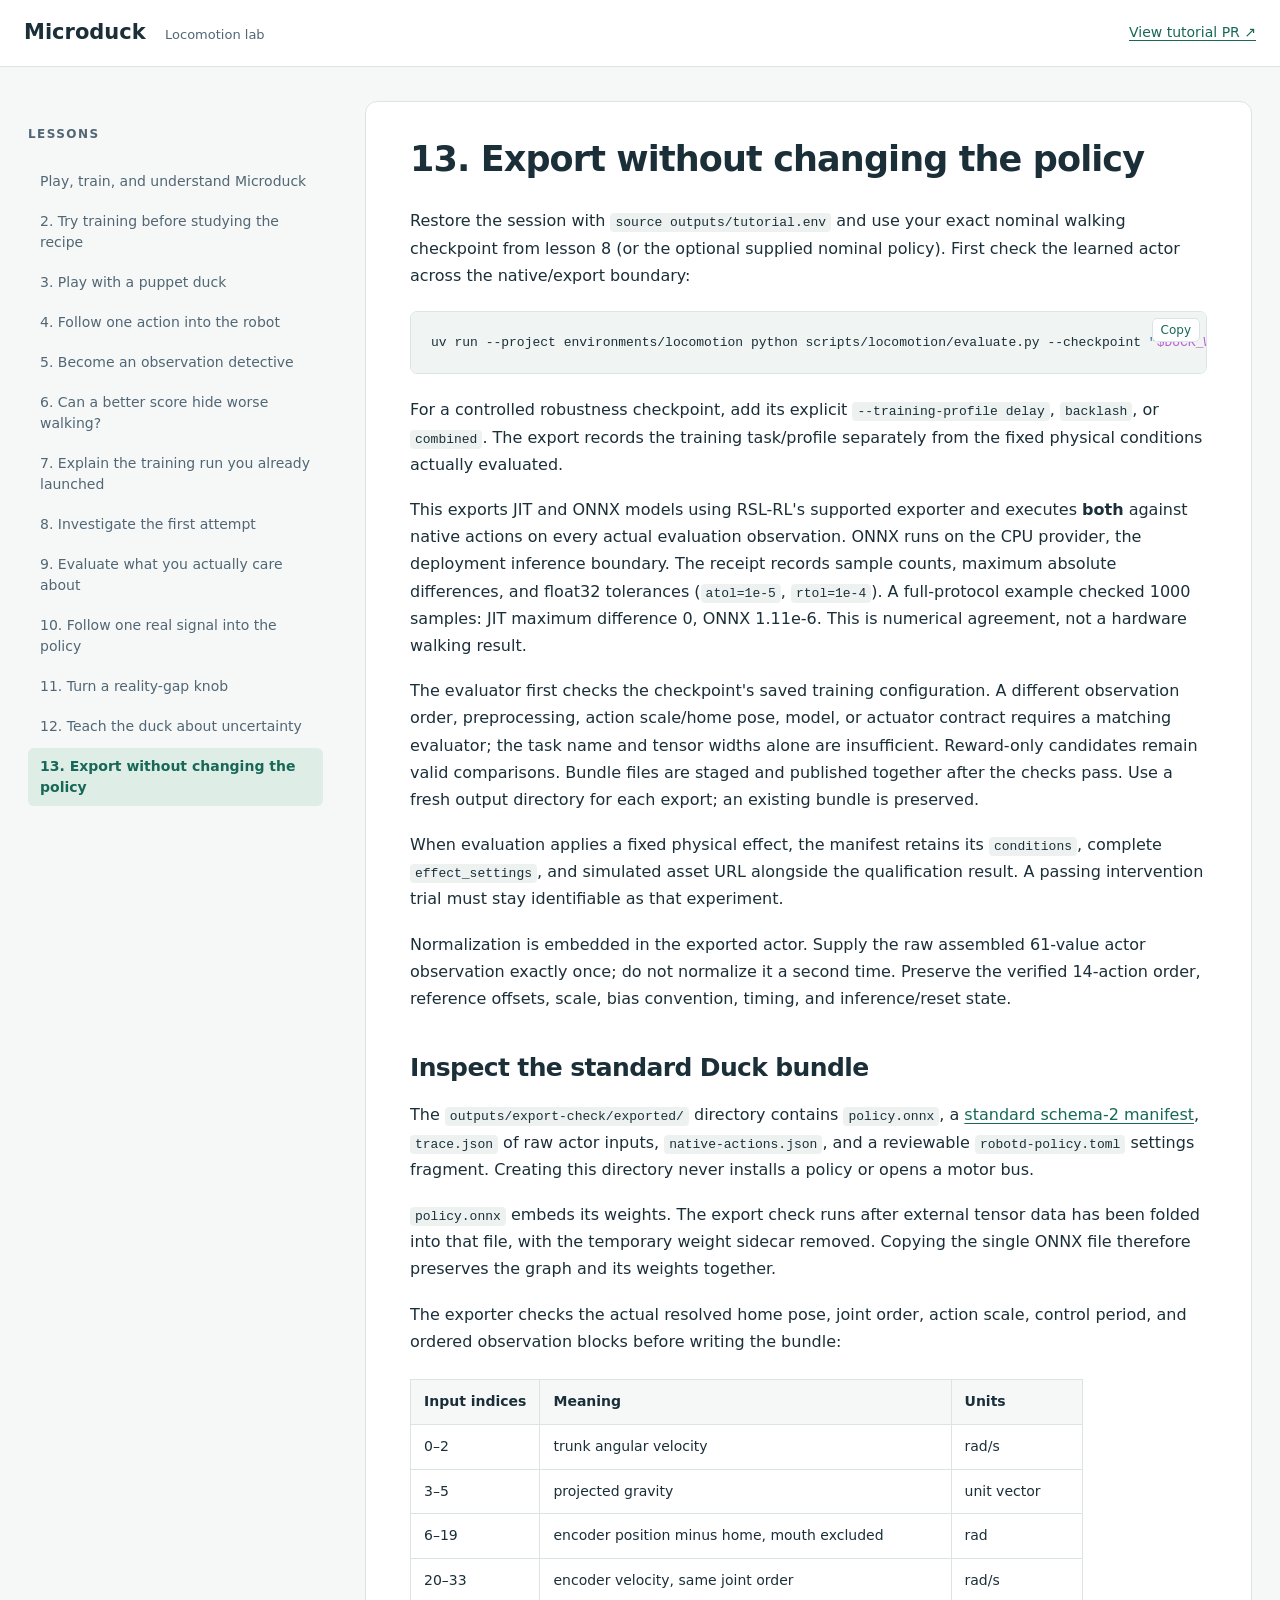
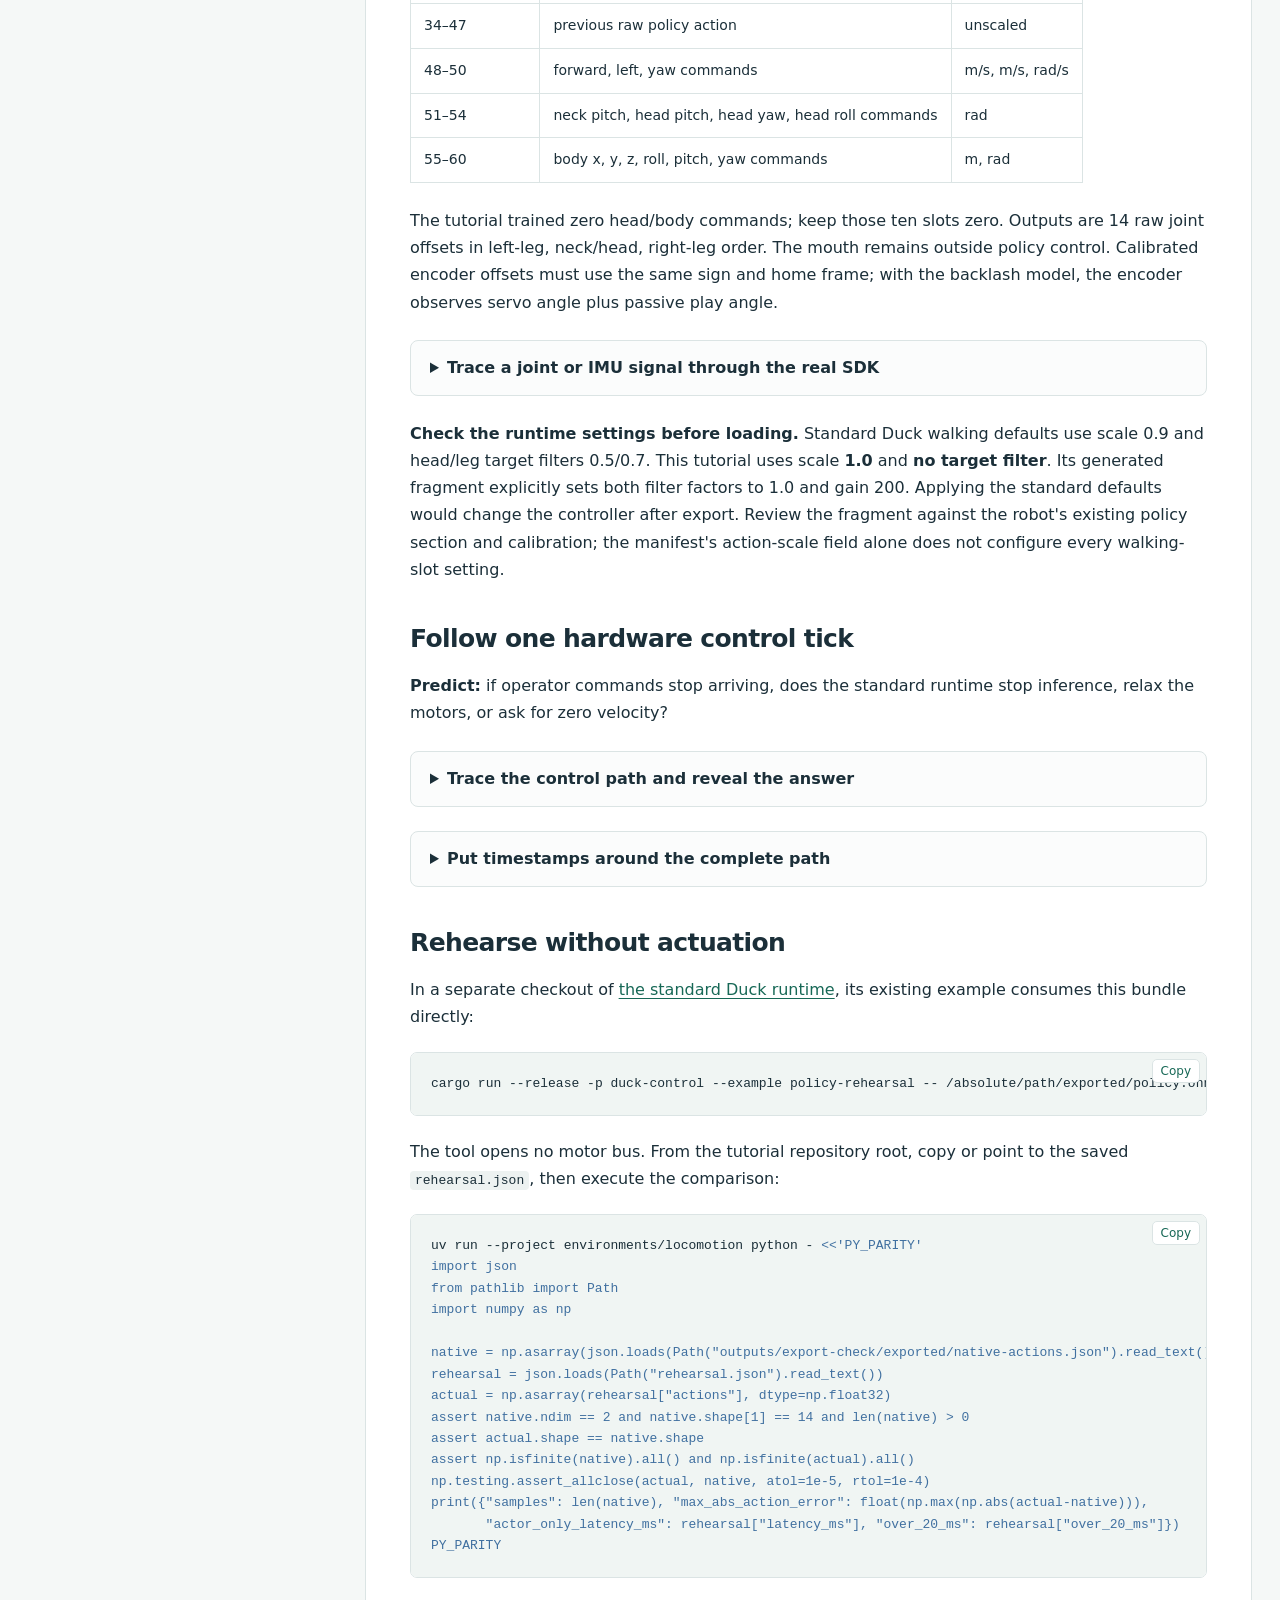
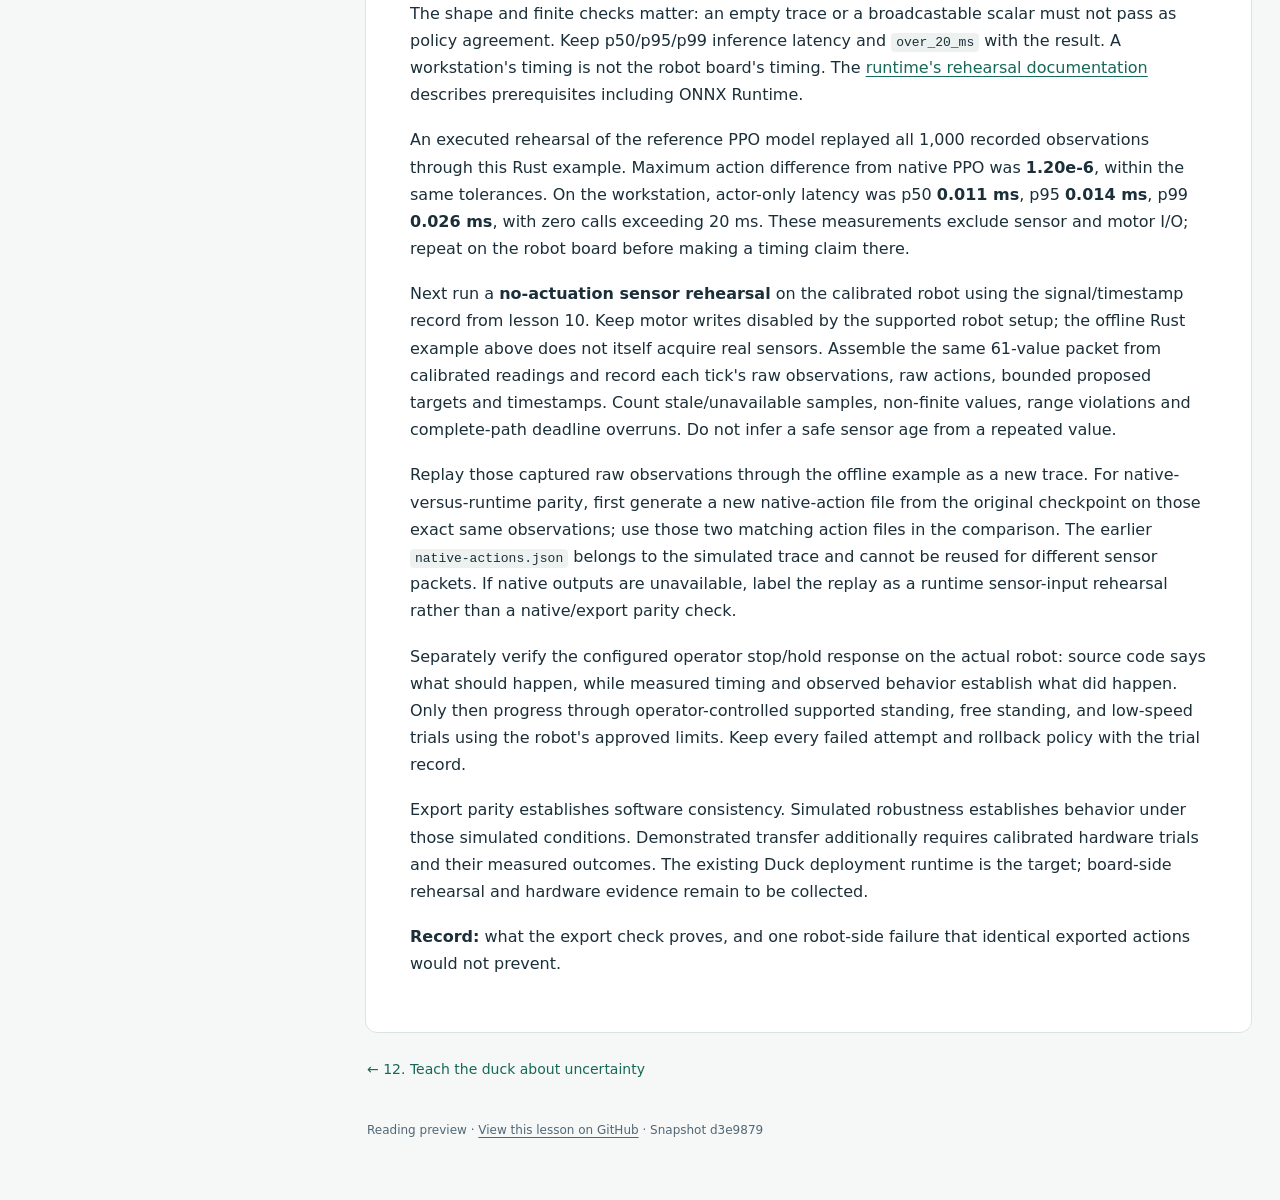
<file: 13-deployment.html>
<!doctype html>
<html lang="en"><head><meta charset="utf-8"><meta name="viewport" content="width=device-width,initial-scale=1">
<title>13. Export without changing the policy · Microduck locomotion</title><meta name="description" content="A hands-on tutorial for flat-ground PPO locomotion, Sim2Real and ONNX deployment with Microduck.">
<link rel="stylesheet" href="assets/site.css"><script defer src="assets/mermaid.min.js"></script><script defer src="assets/site.js"></script></head>
<body><header><a class="brand" href="index.html">Microduck <span>Locomotion lab</span></a><a class="source" href="https://github.com/isaac-sim/IsaacLabTutorial/pull/28">View tutorial PR ↗</a></header>
<div class="layout"><aside><details class="navigation" open><summary>Lessons</summary><nav aria-label="Lessons"><a href="index.html">Play, train, and understand Microduck</a><a href="02-first-training.html">2. Try training before studying the recipe</a><a href="03-puppet.html">3. Play with a puppet duck</a><a href="04-actions.html">4. Follow one action into the robot</a><a href="05-observations.html">5. Become an observation detective</a><a href="06-rewards.html">6. Can a better score hide worse walking?</a><a href="07-ppo.html">7. Explain the training run you already launched</a><a href="08-training.html">8. Investigate the first attempt</a><a href="09-evaluation.html">9. Evaluate what you actually care about</a><a href="10-reality-gap.html">10. Follow one real signal into the policy</a><a href="11-effects.html">11. Turn a reality-gap knob</a><a href="12-robustness.html">12. Teach the duck about uncertainty</a><a href="13-deployment.html" aria-current="page">13. Export without changing the policy</a></nav></details></aside>
<main id="main"><article><h1 id="13-export-without-changing-the-policy">13. Export without changing the policy<a class="headerlink" href="#13-export-without-changing-the-policy" title="Permanent link">¶</a></h1>
<p>Restore the session with <code>source outputs/tutorial.env</code> and use your exact nominal walking checkpoint from lesson 8 (or the optional supplied nominal policy). First check the learned actor across the native/export boundary:</p>
<div class="codehilite"><pre><span></span><code>uv<span class="w"> </span>run<span class="w"> </span>--project<span class="w"> </span>environments/locomotion<span class="w"> </span>python<span class="w"> </span>scripts/locomotion/evaluate.py<span class="w"> </span>--checkpoint<span class="w"> </span><span class="s2">"</span><span class="nv">$DUCK_WALK_CHECKPOINT</span><span class="s2">"</span><span class="w"> </span>--export<span class="w"> </span>--output<span class="w"> </span>outputs/export-check
</code></pre></div>

<p>For a controlled robustness checkpoint, add its explicit <code>--training-profile delay</code>, <code>backlash</code>, or <code>combined</code>. The export records the training task/profile separately from the fixed physical conditions actually evaluated.</p>
<p>This exports JIT and ONNX models using RSL-RL's supported exporter and executes <strong>both</strong> against native actions on every actual evaluation observation. ONNX runs on the CPU provider, the deployment inference boundary. The receipt records sample counts, maximum absolute differences, and float32 tolerances (<code>atol=1e-5</code>, <code>rtol=1e-4</code>). A full-protocol example checked 1000 samples: JIT maximum difference 0, ONNX 1.11e-6. This is numerical agreement, not a hardware walking result.</p>
<p>The evaluator first checks the checkpoint's saved training configuration. A different observation order, preprocessing, action scale/home pose, model, or actuator contract requires a matching evaluator; the task name and tensor widths alone are insufficient. Reward-only candidates remain valid comparisons. Bundle files are staged and published together after the checks pass. Use a fresh output directory for each export; an existing bundle is preserved.</p>
<p>When evaluation applies a fixed physical effect, the manifest retains its <code>conditions</code>, complete <code>effect_settings</code>, and simulated asset URL alongside the qualification result. A passing intervention trial must stay identifiable as that experiment.</p>
<p>Normalization is embedded in the exported actor. Supply the raw assembled 61-value actor observation exactly once; do not normalize it a second time. Preserve the verified 14-action order, reference offsets, scale, bias convention, timing, and inference/reset state.</p>
<h2 id="inspect-the-standard-duck-bundle">Inspect the standard Duck bundle<a class="headerlink" href="#inspect-the-standard-duck-bundle" title="Permanent link">¶</a></h2>
<p>The <code>outputs/export-check/exported/</code> directory contains <code>policy.onnx</code>, a <a href="https://github.com/pollen-robotics/microduck/blob/da34a2212ae12eddfd73d0dfbf924f291aaf1dc9/docs/policy-manifest.md">standard schema-2 manifest</a>, <code>trace.json</code> of raw actor inputs, <code>native-actions.json</code>, and a reviewable <code>robotd-policy.toml</code> settings fragment. Creating this directory never installs a policy or opens a motor bus.</p>
<p><code>policy.onnx</code> embeds its weights. The export check runs after external tensor data has been folded into that file, with the temporary weight sidecar removed. Copying the single ONNX file therefore preserves the graph and its weights together.</p>
<p>The exporter checks the actual resolved home pose, joint order, action scale, control period, and ordered observation blocks before writing the bundle:</p>
<table>
<thead>
<tr>
<th>Input indices</th>
<th>Meaning</th>
<th>Units</th>
</tr>
</thead>
<tbody>
<tr>
<td>0–2</td>
<td>trunk angular velocity</td>
<td>rad/s</td>
</tr>
<tr>
<td>3–5</td>
<td>projected gravity</td>
<td>unit vector</td>
</tr>
<tr>
<td>6–19</td>
<td>encoder position minus home, mouth excluded</td>
<td>rad</td>
</tr>
<tr>
<td>20–33</td>
<td>encoder velocity, same joint order</td>
<td>rad/s</td>
</tr>
<tr>
<td>34–47</td>
<td>previous raw policy action</td>
<td>unscaled</td>
</tr>
<tr>
<td>48–50</td>
<td>forward, left, yaw commands</td>
<td>m/s, m/s, rad/s</td>
</tr>
<tr>
<td>51–54</td>
<td>neck pitch, head pitch, head yaw, head roll commands</td>
<td>rad</td>
</tr>
<tr>
<td>55–60</td>
<td>body x, y, z, roll, pitch, yaw commands</td>
<td>m, rad</td>
</tr>
</tbody>
</table>
<p>The tutorial trained zero head/body commands; keep those ten slots zero. Outputs are 14 raw joint offsets in left-leg, neck/head, right-leg order. The mouth remains outside policy control. Calibrated encoder offsets must use the same sign and home frame; with the backlash model, the encoder observes servo angle plus passive play angle.</p>
<details>
<summary>Trace a joint or IMU signal through the real SDK</summary>
<p>The <a href="10-reality-gap.html">signal-tracing exercise in lesson 10</a> checks the knee mapping before introducing hardware effects. Verify that the bundle preserves those same slots:</p>
<p><img alt="Standard Duck SDK sensor, observation and motor-target mapping" src="media/hardware-signal-map.jpg" /></p>
<p>The right knee is action 12, position input 18, velocity input 32 and previous-action input 46 (zero-based indices). SDK joint index 13 differs because the SDK includes a mouth joint outside the policy. Encoder counts are converted to radians before home subtraction; raw actions feed back before home/scale mapping. The trunk IMU needs its configured board rotation and gyro unit conversion before assembling gravity and angular velocity. Its three-sample component median is preprocessing, not a fixed transport delay.</p>
<p>This follows the <a href="https://github.com/pollen-robotics/microduck/tree/da34a2212ae12eddfd73d0dfbf924f291aaf1dc9/duck-control">pinned standard Duck control implementation</a>. Calibrated physical wiring and board timing still need robot checks.</p>
</details>
<p><strong>Check the runtime settings before loading.</strong> Standard Duck walking defaults use scale 0.9 and head/leg target filters 0.5/0.7. This tutorial uses scale <strong>1.0</strong> and <strong>no target filter</strong>. Its generated fragment explicitly sets both filter factors to 1.0 and gain 200. Applying the standard defaults would change the controller after export. Review the fragment against the robot's existing policy section and calibration; the manifest's action-scale field alone does not configure every walking-slot setting.</p>
<h2 id="follow-one-hardware-control-tick">Follow one hardware control tick<a class="headerlink" href="#follow-one-hardware-control-tick" title="Permanent link">¶</a></h2>
<p><strong>Predict:</strong> if operator commands stop arriving, does the standard runtime stop inference, relax the motors, or ask for zero velocity?</p>
<details>
<summary>Trace the control path and reveal the answer</summary>
<pre class="mermaid">flowchart TD
    Sensor[&quot;Calibrated sensors&lt;br/&gt;rad, rad/s&lt;br/&gt;gyro / gravity&quot;] --&gt; Assemble
    Intent[&quot;Operator command&lt;br/&gt;and its age&quot;] --&gt; Gate{&quot;Fresh intent?&quot;}
    Gate -- Yes --&gt; Assemble[&quot;61 raw inputs&lt;br/&gt;Order + home&lt;br/&gt;Previous raw action&quot;]
    Gate -- No --&gt; Zero[&quot;Zero velocity&lt;br/&gt;Keep head command&quot;]
    Zero --&gt; Assemble
    Assemble --&gt; Actor[&quot;ONNX actor&lt;br/&gt;Normalize once&lt;br/&gt;inside the graph&quot;]
    Actor --&gt; Map[&quot;14 raw offsets&lt;br/&gt;home + scale × a&lt;br/&gt;Scale 1; filters 1&lt;br/&gt;Gain 200&quot;]
    Map --&gt; Safety[&quot;Safety.apply&lt;br/&gt;Non-finite → hold&lt;br/&gt;Else actuator clamp&quot;]
    Safety --&gt; Write[&quot;Motor target write&lt;br/&gt;Unverified on robot&quot;]
    Reset[&quot;Re-enable / reset&lt;br/&gt;Clear feedback&lt;br/&gt;Reset declared&lt;br/&gt;model state&quot;] -.-&gt; Assemble</pre>
<p>The pinned runtime's intent deadman zeros the velocity command; it does <strong>not</strong> mean torque-off or a stopped inference loop. <code>robotd</code> handles configured fall responses and gain changes separately. Likewise, its final range clamp covers actuator travel, not calibrated anatomical joint limits. These source-reviewed behaviors are not hardware tests. The tutorial's single actor handles standing and moving commands; review any separately selected standing or skill policy before treating the installed controller as this tutorial's policy.</p>
<p>The model wrapper also rejects non-finite observations or actions. An inference error takes the runtime's hold path before normal policy targets are proposed.</p>
<p>The PPO actor itself is memoryless, but the control loop still retains previous action and optional target-filter state. Clear that feedback state on re-enable.</p>
</details>
<details>
<summary>Put timestamps around the complete path</summary>
<pre class="mermaid">flowchart LR
    Tick[&quot;Tick start&quot;] --&gt; Read[&quot;Read sensors&quot;]
    Read --&gt; Work[&quot;Assemble / infer / map targets&quot;]
    Work --&gt; Write[&quot;Write motor targets&quot;]
    Write --&gt; Measure[&quot;Measure full tick elapsed&lt;br/&gt;Compare with 20 ms target period&quot;]
    Measure --&gt; Next[&quot;Record overrun count&lt;br/&gt;Skip missed scheduled ticks&quot;]</pre>
<p>The existing loop counts work that exceeds its period and skips missed ticks. That timing counter is not an automatic deadline-triggered stop. A fast actor-only rehearsal also excludes sensor/bus I/O and cannot establish a complete 20 ms control deadline on the robot board.</p>
<p>Sensor capture time, bus-read time, inference boundaries and motor-write time are separate events. The runtime's <code>Sensors</code> value contains joint and IMU values, not a universal per-channel acquisition timestamp. Its repeated-IMU-read counters also do not prove a numerical capture-to-use age: identical values can come from a stationary robot. Record timestamps where the hardware interface actually provides them, label read/receive times separately, and leave unavailable acquisition ages unavailable. Verify sensor freshness and the intended operator stop/hold behavior in the no-actuation robot rehearsal before enabling motion.</p>
<p>The workstation rehearsal checks the actor boundary; hardware wiring, timing and stop trials need measurements on the robot.</p>
</details>
<h2 id="rehearse-without-actuation">Rehearse without actuation<a class="headerlink" href="#rehearse-without-actuation" title="Permanent link">¶</a></h2>
<p>In a separate checkout of <a href="https://github.com/pollen-robotics/microduck/tree/da34a2212ae12eddfd73d0dfbf924f291aaf1dc9">the standard Duck runtime</a>, its existing example consumes this bundle directly:</p>
<div class="codehilite"><pre><span></span><code>cargo<span class="w"> </span>run<span class="w"> </span>--release<span class="w"> </span>-p<span class="w"> </span>duck-control<span class="w"> </span>--example<span class="w"> </span>policy-rehearsal<span class="w"> </span>--<span class="w"> </span>/absolute/path/exported/policy.onnx<span class="w"> </span>/absolute/path/exported/trace.json<span class="w"> </span>&gt;<span class="w"> </span>rehearsal.json
</code></pre></div>

<p>The tool opens no motor bus. From the tutorial repository root, copy or point to the saved <code>rehearsal.json</code>, then execute the comparison:</p>
<div class="codehilite"><pre><span></span><code>uv<span class="w"> </span>run<span class="w"> </span>--project<span class="w"> </span>environments/locomotion<span class="w"> </span>python<span class="w"> </span>-<span class="w"> </span><span class="s">&lt;&lt;'PY_PARITY'</span>
<span class="s">import json</span>
<span class="s">from pathlib import Path</span>
<span class="s">import numpy as np</span>

<span class="s">native = np.asarray(json.loads(Path("outputs/export-check/exported/native-actions.json").read_text()), dtype=np.float32)</span>
<span class="s">rehearsal = json.loads(Path("rehearsal.json").read_text())</span>
<span class="s">actual = np.asarray(rehearsal["actions"], dtype=np.float32)</span>
<span class="s">assert native.ndim == 2 and native.shape[1] == 14 and len(native) &gt; 0</span>
<span class="s">assert actual.shape == native.shape</span>
<span class="s">assert np.isfinite(native).all() and np.isfinite(actual).all()</span>
<span class="s">np.testing.assert_allclose(actual, native, atol=1e-5, rtol=1e-4)</span>
<span class="s">print({"samples": len(native), "max_abs_action_error": float(np.max(np.abs(actual-native))),</span>
<span class="s">       "actor_only_latency_ms": rehearsal["latency_ms"], "over_20_ms": rehearsal["over_20_ms"]})</span>
<span class="s">PY_PARITY</span>
</code></pre></div>

<p>The shape and finite checks matter: an empty trace or a broadcastable scalar must not pass as policy agreement. Keep p50/p95/p99 inference latency and <code>over_20_ms</code> with the result. A workstation's timing is not the robot board's timing. The <a href="https://github.com/pollen-robotics/microduck/blob/da34a2212ae12eddfd73d0dfbf924f291aaf1dc9/docs/recurrent-policies.md">runtime's rehearsal documentation</a> describes prerequisites including ONNX Runtime.</p>
<p>An executed rehearsal of the reference PPO model replayed all 1,000 recorded observations through this Rust example. Maximum action difference from native PPO was <strong>1.20e-6</strong>, within the same tolerances. On the workstation, actor-only latency was p50 <strong>0.011 ms</strong>, p95 <strong>0.014 ms</strong>, p99 <strong>0.026 ms</strong>, with zero calls exceeding 20 ms. These measurements exclude sensor and motor I/O; repeat on the robot board before making a timing claim there.</p>
<p>Next run a <strong>no-actuation sensor rehearsal</strong> on the calibrated robot using the signal/timestamp record from lesson 10. Keep motor writes disabled by the supported robot setup; the offline Rust example above does not itself acquire real sensors. Assemble the same 61-value packet from calibrated readings and record each tick's raw observations, raw actions, bounded proposed targets and timestamps. Count stale/unavailable samples, non-finite values, range violations and complete-path deadline overruns. Do not infer a safe sensor age from a repeated value.</p>
<p>Replay those captured raw observations through the offline example as a new trace. For native-versus-runtime parity, first generate a new native-action file from the original checkpoint on those exact same observations; use those two matching action files in the comparison. The earlier <code>native-actions.json</code> belongs to the simulated trace and cannot be reused for different sensor packets. If native outputs are unavailable, label the replay as a runtime sensor-input rehearsal rather than a native/export parity check.</p>
<p>Separately verify the configured operator stop/hold response on the actual robot: source code says what should happen, while measured timing and observed behavior establish what did happen. Only then progress through operator-controlled supported standing, free standing, and low-speed trials using the robot's approved limits. Keep every failed attempt and rollback policy with the trial record.</p>
<p>Export parity establishes software consistency. Simulated robustness establishes behavior under those simulated conditions. Demonstrated transfer additionally requires calibrated hardware trials and their measured outcomes. The existing Duck deployment runtime is the target; board-side rehearsal and hardware evidence remain to be collected.</p>
<p><strong>Record:</strong> what the export check proves, and one robot-side failure that identical exported actions would not prevent.</p></article><nav class="pagination" aria-label="Previous and next lesson"><a href="12-robustness.html">← 12. Teach the duck about uncertainty</a><span></span></nav>
<footer>Reading preview · <a href="https://github.com/AntoineRichard/IsaacLabTutorial/blob/d3e987957320f1a7c617b776019313b286d373c1/docs/locomotion/13-deployment.md">View this lesson on GitHub</a> · Snapshot d3e9879</footer></main></div></body></html>
</file>
<file: assets/site.css>
@import url('highlight.css');
:root{color-scheme:light;--ink:#1b2f39;--muted:#526675;--accent:#176856;--line:#dbe4e4;--paper:#fff;--canvas:#f5f8f7}*{box-sizing:border-box}html{scroll-behavior:smooth;scroll-padding-top:85px}body{margin:0;background:var(--canvas);color:var(--ink);font:16px/1.7 system-ui,-apple-system,BlinkMacSystemFont,"Segoe UI",sans-serif}a{color:var(--accent);text-underline-offset:3px}header{position:sticky;top:0;z-index:10;display:flex;align-items:center;justify-content:space-between;gap:15px;padding:15px max(24px,calc((100vw - 1400px)/2));background:var(--paper);border-bottom:1px solid var(--line)}.brand{font-size:21px;font-weight:750;white-space:nowrap;text-decoration:none;color:var(--ink)}.brand span{font-size:13px;font-weight:500;color:var(--muted);margin-left:12px}.source{font-size:14px;white-space:nowrap}.layout{max-width:1400px;margin:auto;display:grid;grid-template-columns:295px minmax(0,1fr);gap:42px;padding:34px 28px}aside{align-self:start;position:sticky;top:100px;max-height:calc(100vh - 125px);overflow:auto}aside details{border:0;background:none;padding:0}aside summary{font-size:12px;font-weight:750;text-transform:uppercase;letter-spacing:.12em;color:var(--muted);list-style:none;cursor:default}aside nav{display:grid;gap:3px;margin-top:14px}aside nav a{padding:8px 12px;font-size:14px;line-height:1.5;border-radius:6px;text-decoration:none;color:var(--muted)}aside nav a:hover{background:#eaf0ee;color:var(--ink)}aside nav a[aria-current]{background:#dfede7;color:var(--accent);font-weight:650}main{min-width:0;max-width:940px}article{background:var(--paper);padding:36px 44px;border:1px solid var(--line);border-radius:12px}h1,h2,h3{line-height:1.25;letter-spacing:-.025em;scroll-margin-top:95px}h1{font-size:35px;margin:0 0 26px}h2{font-size:25px;margin:40px 0 18px}h3{font-size:20px}p{margin:18px 0}li{margin:7px 0}img{display:block;max-width:100%;height:auto;margin:22px auto;border-radius:7px}table{display:block;overflow:auto;border-collapse:collapse;width:100%;font-size:14px;margin:24px 0}th,td{border:1px solid var(--line);padding:10px 13px;text-align:left;vertical-align:top}th{background:var(--canvas)}code{font:13px/1.65 ui-monospace,SFMono-Regular,Consolas,monospace;background:#edf2f1;border-radius:4px;padding:2px 5px;overflow-wrap:anywhere}pre{overflow:auto;margin:0;padding:20px;background:#f0f5f3;border:1px solid var(--line);border-radius:7px}pre code{background:none;padding:0;white-space:pre;overflow-wrap:normal}.codehilite{position:relative;margin:22px 0;background:transparent}.copy{position:absolute;top:7px;right:7px;background:var(--paper);color:var(--accent);border:1px solid var(--line);border-radius:5px;font:12px system-ui;padding:4px 8px;cursor:pointer}details{border:1px solid var(--line);border-radius:8px;padding:15px 19px;margin:24px 0;background:#fbfcfc}summary{font-weight:650;cursor:pointer;line-height:1.5}details[open]>summary{margin-bottom:20px}.mermaid{background:white;border:0;padding:12px 0}.mermaid svg{max-width:100%;height:auto;display:block;margin:auto}.headerlink{visibility:hidden;text-decoration:none;padding-left:8px;font-size:.75em;color:var(--muted)}h1:hover .headerlink,h2:hover .headerlink,h3:hover .headerlink{visibility:visible}.pagination{display:flex;justify-content:space-between;gap:24px;font-size:14px;margin:25px 2px}.pagination a{max-width:48%;text-decoration:none}footer{font-size:12px;color:var(--muted);padding:14px 2px 25px}footer a{color:var(--muted)}@media(max-width:1000px){.layout{grid-template-columns:235px minmax(0,1fr);gap:22px;padding:25px 20px}article{padding:30px}}@media(max-width:720px){header{padding:14px 18px}.brand span{display:none}.layout{display:block;padding:16px 12px}aside{position:static;max-height:none;margin:0 0 18px}aside details{background:white;border:1px solid var(--line);padding:12px 16px}aside summary{cursor:pointer;list-style:revert}aside nav{max-height:40vh;overflow:auto}article{padding:25px 20px}h1{font-size:29px}h2{font-size:23px}pre{padding:16px}.pagination{font-size:13px;gap:12px}.source{font-size:12px}}
</file>
